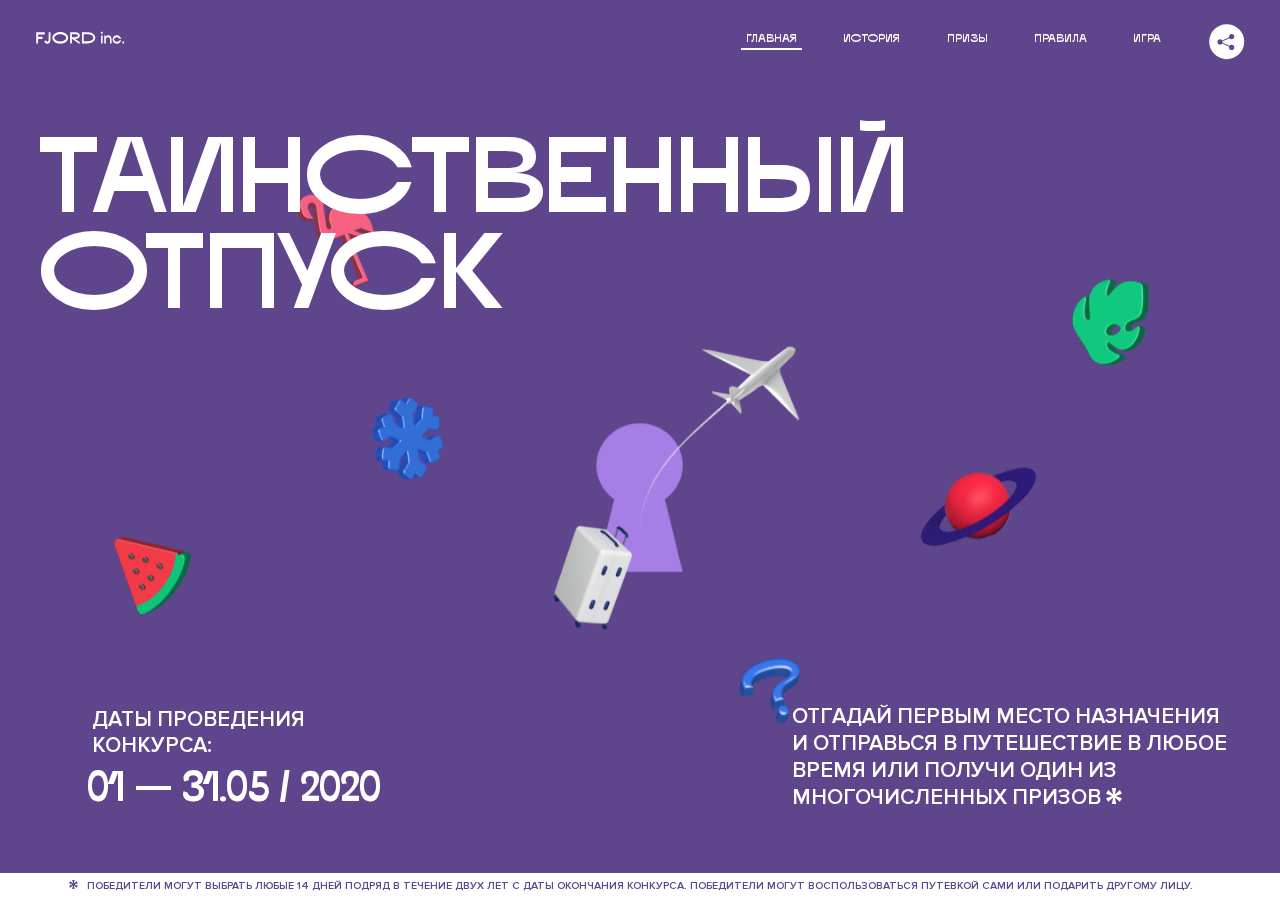
<file: 1/index.html>
<!DOCTYPE html>
<html lang="ru">
<head>
  <meta charset="UTF-8">
  <meta name="description" content="">
  <meta name="viewport" content="width=device-width, initial-scale=1.0">
  <meta http-equiv="X-UA-Compatible" content="ie=edge">
  <title>Mysterious Vacation</title>
<link href="css/style.min.css" rel="stylesheet">  <base href="https://htmlacademy-animation.github.io/174509-magic-vacation-1/1/">
</head>
<body>

  <header class="page-header js-header">
    <div class="page-header__wrapper">
      <a href="#" class="page-header__logo" aria-label="Перейти на страницу FJORD.Inc">
        <svg width="100" height="15" viewBox="0 0 100 15" fill="none" xmlns="http://www.w3.org/2000/svg">
          <path d="M0.26 1.4V14H2.276V8.906H7.334V6.44H2.276V3.848H9.872V1.4H0.26ZM12.733 14.36C15.127 14.36 16.243 12.65 16.243 9.5V1.4H14.263V8.96C14.263 11.21 13.723 11.876 12.733 11.876C11.833 11.876 11.473 11.3 11.347 10.58L9.36702 10.94C9.63702 13.046 10.663 14.36 12.733 14.36ZM18.3918 7.7C18.3918 11.372 22.3878 14.36 27.3198 14.36C32.2518 14.36 36.2478 11.372 36.2478 7.7C36.2478 4.028 32.2518 1.04 27.3198 1.04C22.3878 1.04 18.3918 4.028 18.3918 7.7ZM20.6058 7.7C20.6058 5.378 23.6118 3.524 27.3198 3.524C30.9918 3.524 33.9798 5.378 33.9798 7.7C33.9798 10.004 30.9918 11.858 27.3198 11.858C23.6118 11.858 20.6058 10.004 20.6058 7.7ZM40.403 14V8.906H40.799L49.079 14.702V12.38L44.039 8.906H44.201C47.999 8.906 49.277 7.304 49.277 5.162C49.277 3.092 47.999 1.4 44.201 1.4H38.387V14H40.403ZM43.535 3.722C45.785 3.722 47.045 4.136 47.045 5.432C47.045 6.764 45.785 7.034 43.535 7.034H40.403V3.722H43.535ZM51.6936 1.382V14H57.8676C62.7456 14 66.7236 11.534 66.7236 7.7C66.7236 3.848 62.7456 1.382 57.8676 1.382H51.6936ZM53.7096 11.624V3.722H57.5436C61.5396 3.722 64.4916 5.018 64.4916 7.7C64.4916 10.238 61.5396 11.624 57.5436 11.624H53.7096ZM73.1832 14.018H74.9832V5H73.1832V14.018ZM72.9132 1.976C72.9132 2.57 73.3992 3.092 74.0832 3.092C74.7492 3.092 75.2352 2.57 75.2352 1.976C75.2352 1.382 74.7672 0.805999 74.0832 0.805999C73.3812 0.805999 72.9132 1.382 72.9132 1.976ZM76.7867 14H78.5687V9.104C78.7487 8.006 79.5947 6.962 81.0887 6.962C82.1147 6.962 83.2667 7.448 83.2667 9.554V14H85.0487V9.014C85.0487 6.152 83.2307 4.73 81.3587 4.73C79.9187 4.73 79.0727 5.558 78.5687 6.854V5H76.7867V14ZM90.9898 14.27C93.5098 14.27 95.3818 12.506 95.7238 10.328H94.0498C93.7258 11.3 92.6998 12.02 90.9898 12.02C88.8478 12.02 87.7678 10.922 87.7678 9.59C87.7678 8.24 88.8478 6.962 90.9898 6.962C92.7538 6.962 93.7978 7.844 94.0858 8.924H95.7418C95.4358 6.71 93.6178 4.73 90.9898 4.73C88.0918 4.73 86.1298 7.124 86.1298 9.59C86.1298 12.074 88.1278 14.27 90.9898 14.27ZM97.0693 12.938C97.0693 13.658 97.5553 14.144 98.2753 14.144C98.9953 14.144 99.4813 13.658 99.4813 12.938C99.4813 12.2 98.9953 11.714 98.2753 11.714C97.5553 11.714 97.0693 12.2 97.0693 12.938Z" fill="currentColor"></path>
        </svg>
      </a>
      <button class="page-header__toggler js-menu-toggler" type="button" aria-label="Управление мобильным меню"><span>Меню</span></button>
      <nav class="page-header__nav">
        <div class="page-header__menu js-menu" id="menu">
          <ul>
            <li>
              <a class="js-menu-link active" href="#top" data-href="top">главная</a>
            </li>
            <li>
              <a class="js-menu-link" href="#story" data-href="story">история</a>
            </li>
            <li>
              <a class="js-menu-link" href="#prizes" data-href="prizes">призы</a>
            </li>
            <li>
              <a class="js-menu-link" href="#rules" data-href="rules">правила</a>
            </li>
            <li>
              <a class="js-menu-link" href="#game" data-href="game">игра</a>
            </li>
          </ul>
        </div>
        <div class="page-header__social">
          <div class="social-block js-social-block">
            <button class="social-block__toggler" aria-label="Управлять блоком с социальными кнопками">
              <svg width="26" height="22" viewBox="0 0 27 22" fill="none" xmlns="http://www.w3.org/2000/svg">
                <path d="M19.6721 7.43664C21.6273 7.43664 23.213 5.85095 23.213 3.89566C23.213 1.94037 21.6273 0.354675 19.6721 0.354675C17.7168 0.354675 16.1311 1.94037 16.1311 3.89566C16.1311 4.19968 16.1728 4.49178 16.2458 4.77345L7.21751 8.95527C6.57519 8.05214 5.52303 7.46049 4.33078 7.46049C2.37549 7.46049 0.789795 9.04618 0.789795 11.0015C0.789795 12.9568 2.37549 14.5425 4.33078 14.5425C5.52303 14.5425 6.57668 13.9508 7.21751 13.0477L16.2458 17.2295C16.1743 17.5112 16.1311 17.8033 16.1311 18.1073C16.1311 20.0626 17.7168 21.6483 19.6721 21.6483C21.6273 21.6483 23.213 20.0626 23.213 18.1073C23.213 16.152 21.6273 14.5663 19.6721 14.5663C18.4798 14.5663 17.4262 15.158 16.7853 16.0611L7.75701 11.8793C7.82854 11.5976 7.87176 11.3055 7.87176 11.0015C7.87176 10.6974 7.83003 10.4053 7.75701 10.1237L16.7853 5.94186C17.4262 6.84499 18.4783 7.43664 19.6721 7.43664Z" fill="currentColor"></path>
              </svg>
            </button>
            <ul class="social-block__list">
              <li>
                <a class="social-block__link social-block__link--fb" href="#" aria-label="Мы на Facebook">
                  <svg width="8" height="17" viewBox="0 0 8 17" fill="none" xmlns="http://www.w3.org/2000/svg">
                    <path d="M4.24646 16.9899H1.09275L1.05793 8.49828H0V5.30707H1.05793V3.81124C1.05793 1.42084 2.57654 0 5.21735 0H7.41758V3.18585H5.30841C4.28262 3.18585 4.2478 3.48582 4.2478 4.24914V5.30707H7.42964L7.16716 8.49828H4.2478V16.9899H4.24646Z" fill="currentColor"></path>
                  </svg>
                </a>
              </li>
              <li>
                <a class="social-block__link social-block__link--insta" href="#" aria-label="Мы в Instagram">
                  <svg width="15" height="15" viewBox="0 0 15 15" fill="none" xmlns="http://www.w3.org/2000/svg">
                    <path d="M11.0197 0H4.19806C2.14246 0 0.471191 1.66993 0.471191 3.72285V10.5499C0.471191 12.6082 2.14112 14.2727 4.19806 14.2727H11.0197C13.0753 14.2727 14.7466 12.6082 14.7466 10.5499V3.72285C14.7466 1.67127 13.0753 0 11.0197 0ZM11.0197 12.4849H4.19806C3.13076 12.4849 2.26432 11.6158 2.26432 10.5512V3.72419C2.26432 2.65956 3.13076 1.79715 4.19806 1.79715H11.0197C12.087 1.79715 12.9535 2.6609 12.9535 3.72419V10.5512C12.9535 11.6145 12.087 12.4849 11.0197 12.4849Z" fill="currentColor"></path>
                    <path d="M7.60887 3.11084C5.38989 3.11084 3.58203 4.9187 3.58203 7.14036C3.58203 9.35532 5.38989 11.1645 7.60887 11.1645C9.83053 11.1645 11.6357 9.35666 11.6357 7.14036C11.6357 4.9187 9.83053 3.11084 7.60887 3.11084ZM7.60887 9.36871C6.37551 9.36871 5.37784 8.37372 5.37784 7.14036C5.37784 5.90699 6.37551 4.90665 7.60887 4.90665C8.83822 4.90665 9.84259 5.90833 9.84259 7.14036C9.84392 8.37238 8.83822 9.36871 7.60887 9.36871Z" fill="currentColor"></path>
                    <path d="M11.3573 2.35962C10.8256 2.35962 10.3931 2.79752 10.3931 3.32381C10.3931 3.85546 10.8256 4.29336 11.3573 4.29336C11.8862 4.29336 12.3215 3.85546 12.3215 3.32381C12.3215 2.79752 11.8862 2.35962 11.3573 2.35962Z" fill="currentColor"></path>
                  </svg>
                </a>
              </li>
              <li>
                <a class="social-block__link social-block__link--vk" href="#" aria-label="Мы ВКонтакте">
                  <svg width="17" height="10" viewBox="0 0 17 10" fill="none" xmlns="http://www.w3.org/2000/svg">
                    <path d="M14.1234 4.9002C14.1234 4.9002 16.3623 1.72708 16.5866 0.680242C16.6595 0.312285 16.4947 0.103188 16.1069 0.103188C16.1069 0.103188 14.8193 0.103188 14.168 0.103188C13.7235 0.103188 13.5587 0.293278 13.4235 0.579768C13.4235 0.579768 12.3724 2.82553 11.0969 4.24712C10.6861 4.70333 10.4781 4.84318 10.2511 4.84318C10.0646 4.84318 9.98625 4.6911 9.98625 4.27834V0.649016C9.98625 0.147997 9.92545 0.00135496 9.5066 0.00135496H6.39628C6.15578 0.00135496 6.0085 0.134417 6.0085 0.324506C6.0085 0.801084 6.73406 0.908351 6.73406 2.20231V4.87305C6.73406 5.40529 6.70569 5.61575 6.45303 5.61575C5.78016 5.61575 4.19528 3.30618 3.30623 0.678887C3.12923 0.145282 2.93737 0 2.43475 0H0.486409C0.205373 0 0 0.190085 0 0.476576C0 0.991172 0.60666 3.40801 2.99277 6.64358C4.59927 8.8201 6.70569 10 8.60269 10C9.76196 10 10.0416 9.80312 10.0416 9.31432V7.63883C10.0416 7.22607 10.2065 7.04956 10.4429 7.04956C10.7078 7.04956 11.1847 7.13238 12.2805 8.22268C13.5843 9.47862 13.6762 10 14.3896 10H16.5676C16.7919 10 17 9.89273 17 9.52342C17 9.02919 16.3623 8.15343 15.384 7.10659C14.9801 6.56755 14.3302 5.98914 14.1248 5.72301C13.8275 5.40801 13.9154 5.23014 14.1234 4.9002Z" fill="currentColor"></path>
                  </svg>
                </a>
              </li>
            </ul>
          </div>
        </div>
      </nav>
    </div>
  </header>

  <main class="page-content">

    <section class="animation-screen"></section>

    <section class="screen screen--hidden screen--intro" id="top">
      <div class="screen__wrapper">
        <div class="intro">
          <h1 class="intro__title">Таинственный отпуск</h1>
          <div class="intro__content">
            <div class="intro__info">
              <p class="intro__label">Даты проведения конкурса:</p>
              <p class="intro__date">01 — 31.05 / 2020</p>
            </div>
            <div class="intro__message js-intro-message">
              <p>
                Отгадай первым место назначения и&nbsp;отправься в&nbsp;путешествие в&nbsp;любое время или получи один из многочисленных призов
                <svg width="16" height="16" viewBox="0 0 10 10" fill="none" xmlns="http://www.w3.org/2000/svg">
                  <path d="M0 6.35337L3.90271 4.99012L0 3.64663L1.34615 1.32374L4.44287 4.01073L3.67364 0H6.34615L5.57692 4.01073L8.65385 1.32374L10 3.64663L6.13405 4.99012L10 6.35337L8.65385 8.65651L5.57692 5.98927L6.34615 10H3.67364L4.44287 5.96952L1.34615 8.65651L0 6.35337Z" fill="currentColor"></path>
                </svg>
              </p>
            </div>
          </div>
        </div>
      </div>
      <div class="screen__footer js-footer">
        <button class="screen__footer-enlarge js-footer-toggler" type="button" aria-label="Показать сообщение">
          <svg width="10" height="10" viewBox="0 0 10 10" fill="none" xmlns="http://www.w3.org/2000/svg">
            <path d="M0 6.35337L3.90271 4.99012L0 3.64663L1.34615 1.32374L4.44287 4.01073L3.67364 0H6.34615L5.57692 4.01073L8.65385 1.32374L10 3.64663L6.13405 4.99012L10 6.35337L8.65385 8.65651L5.57692 5.98927L6.34615 10H3.67364L4.44287 5.96952L1.34615 8.65651L0 6.35337Z" fill="currentColor"></path>
          </svg>
        </button>
        <button class="screen__footer-collapse js-footer-toggler" type="button" aria-label="Скрыть сообщение">
          <svg width="13" height="13" viewBox="0 0 13 13" fill="none" xmlns="http://www.w3.org/2000/svg">
            <line x1="12.3536" y1="0.353553" x2="0.738349" y2="11.9688" stroke="currentColor"></line>
            <line x1="0.738319" y1="0.539925" x2="12.3535" y2="12.1551" stroke="currentColor"></line>
          </svg>
        </button>
        <div class="screen__footer-wrapper">
          <div class="screen__footer-announce">
            <p class="screen__footer-label">Даты проведения конкурса:</p>
            <p class="screen__footer-date">01 — 31.05 / 2020</p>
          </div>
          <div class="screen__footer-note">
            <p>
              <svg width="10" height="10" viewBox="0 0 10 10" fill="none" xmlns="http://www.w3.org/2000/svg">
                <path d="M0 6.35337L3.90271 4.99012L0 3.64663L1.34615 1.32374L4.44287 4.01073L3.67364 0H6.34615L5.57692 4.01073L8.65385 1.32374L10 3.64663L6.13405 4.99012L10 6.35337L8.65385 8.65651L5.57692 5.98927L6.34615 10H3.67364L4.44287 5.96952L1.34615 8.65651L0 6.35337Z" fill="currentColor"></path>
              </svg>
              <span>Победители могут выбрать любые 14 дней подряд в&nbsp;течение двух лет с&nbsp;даты окончания конкурса. Победители могут воспользоваться путевкой сами или подарить другому лицу.</span>
            </p>
          </div>
        </div>
      </div>
    </section>

    <section class="screen screen--hidden screen--story" id="story">

      <div class="slider swiper-container js-slider">

        <div class="swiper-wrapper">

          <div class="slider__item swiper-slide">
            <h2 class="slider__item-title">История</h2>
            <p class="slider__item-text">Джеймс Таргет был основателем компании &laquo;Fjord Inc.&raquo;. С&nbsp;1965 года &laquo;Fjord Inc.&raquo; прославилась надёжными и&nbsp;удобными чемоданами и&nbsp;аксессуарами для туристов.</p>
          </div>

          <div class="slider__item swiper-slide">
            <p class="slider__item-text">Когда Джеймсу было 7&nbsp;лет, в&nbsp;их&nbsp;доме гостил дядюшка и&nbsp;развлекал детей рассказами о&nbsp;своей поездке в&nbsp;место, показавшееся малышу Таргету невероятным. Тогда Джеймс решил, что однажды посетит его, но&nbsp;не&nbsp;будет рассказывать о&nbsp;мечте, пока не&nbsp;осуществит.</p>
          </div>

          <div class="slider__item swiper-slide">
            <p class="slider__item-text">Джеймс Таргет стал увлеченным путешественником. Он&nbsp;посетил 5&nbsp;континентов, 126&nbsp;стран.</p>
          </div>

          <div class="slider__item swiper-slide">
            <p class="slider__item-text">Он&nbsp;сплавлялся по&nbsp;Амазонке и&nbsp;погружался в&nbsp;пещеры Франции, медитировал в&nbsp;горах Тибета и&nbsp;пожимал руку вождя племени Акугауа.</p>
          </div>

          <div class="slider__item swiper-slide">
            <p class="slider__item-text">Из&nbsp;своих поездок Джеймс Таргет привозил идеи, как сделать свои чемоданы &laquo;Fjord Inc.&raquo; удобными и&nbsp;приспособленными к&nbsp;разным дорожным условиям.</p>
          </div>

          <div class="slider__item swiper-slide">
            <p class="slider__item-text">Всё это время Джеймс не&nbsp;оставлял идею поездки своей мечты. Однако, как только он&nbsp;брался за&nbsp;планирование, возникали препятствия, не&nbsp;позволяющие отправиться туда.</p>
          </div>

          <div class="slider__item swiper-slide">
            <p class="slider__item-text">В&nbsp;возрасте 67&nbsp;лет Джеймс Таргет попал под лавину и&nbsp;погиб. В&nbsp;своём завещании он&nbsp;поручил отправить в&nbsp;заветное путешествие трёх смельчаков, единых с&nbsp;ним духом.</p>
          </div>

          <div class="slider__item swiper-slide">
            <p class="slider__item-text">Тех, кто сможет узнать таинственное место, задавая вопросы специально обученному ИИ&nbsp;&laquo;Соне&raquo;, ждет фантастическое путешествие.</p>
          </div>
        </div>
        <div class="slider__controls">
          <button class="slider__control slider__control--prev js-control-prev" type="button" aria-label="Показать предыдущую историю">
            <svg width="12" height="22" viewBox="0 0 12 22" fill="none" xmlns="http://www.w3.org/2000/svg">
              <path d="M11 1L1 11L11 21" stroke="currentColor" stroke-width="2" stroke-linejoin="round"></path>
            </svg>
          </button>
          <button class="slider__control slider__control--next js-control-next" type="button" aria-label="Показать следующую историю">
            <svg width="12" height="22" viewBox="0 0 12 22" fill="none" xmlns="http://www.w3.org/2000/svg">
              <path d="M1 1L11 11L1 21" stroke="currentColor" stroke-width="2" stroke-linejoin="round"></path>
            </svg>
          </button>
        </div>
        <div class="slider__pagination swiper-pagination"></div>
      </div>
    </section>

    <section class="screen screen--hidden screen--prizes" id="prizes">
      <div class="screen__wrapper">
        <div class="prizes">
          <h2 class="prizes__title">ПРизы</h2>
          <div class="prizes__lead">
            <p>Найди ответ и&nbsp;получи один из&nbsp;призов:</p>
          </div>
          <ul class="prizes__list">
            <li class="prizes__item prizes__item--journeys">
              <div class="prizes__icon">
                <picture>
                  <source srcset="img/prize1-mob.svg" media="(orientation: portrait)">
                  <img src="img/prize1.svg" alt="">
                </picture>
              </div>
              <p class="prizes__desc">
                <b>3</b>
                <span>загадочных путешествия</span>
              </p>
            </li>
            <li class="prizes__item prizes__item--cases">
              <div class="prizes__icon">
                <picture>
                  <source srcset="img/prize2-mob.svg" media="(orientation: portrait)">
                  <img src="img/prize2.svg" alt="">
                </picture>
              </div>
              <p class="prizes__desc">
                <b>7</b>
                <span>надежных чемоданов</span>
              </p>
            </li>
            <li class="prizes__item prizes__item--codes">
              <div class="prizes__icon">
                <picture>
                  <source srcset="img/prize3-mob.svg" media="(orientation: portrait)">
                  <img src="img/prize3.svg" alt="">
                </picture>
              </div>
              <p class="prizes__desc">
                <b>900</b>
                <span>
                  промокодов на&nbsp;скидку 15%
                  <svg width="10" height="10" viewBox="0 0 10 10" fill="none" xmlns="http://www.w3.org/2000/svg">
                    <path d="M0 6.35337L3.90271 4.99012L0 3.64663L1.34615 1.32374L4.44287 4.01073L3.67364 0H6.34615L5.57692 4.01073L8.65385 1.32374L10 3.64663L6.13405 4.99012L10 6.35337L8.65385 8.65651L5.57692 5.98927L6.34615 10H3.67364L4.44287 5.96952L1.34615 8.65651L0 6.35337Z" fill="currentColor"></path>
                  </svg>
                </span>
              </p>
            </li>
          </ul>
        </div>
      </div>
      <div class="screen__footer js-footer">
        <button class="screen__footer-enlarge js-footer-toggler" type="button" aria-label="Показать сообщение">
          <svg width="10" height="10" viewBox="0 0 10 10" fill="none" xmlns="http://www.w3.org/2000/svg">
            <path d="M0 6.35337L3.90271 4.99012L0 3.64663L1.34615 1.32374L4.44287 4.01073L3.67364 0H6.34615L5.57692 4.01073L8.65385 1.32374L10 3.64663L6.13405 4.99012L10 6.35337L8.65385 8.65651L5.57692 5.98927L6.34615 10H3.67364L4.44287 5.96952L1.34615 8.65651L0 6.35337Z" fill="currentColor"></path>
          </svg>
        </button>
        <button class="screen__footer-collapse js-footer-toggler" type="button" aria-label="Скрыть сообщение">
          <svg width="13" height="13" viewBox="0 0 13 13" fill="none" xmlns="http://www.w3.org/2000/svg">
            <line x1="12.3536" y1="0.353553" x2="0.738349" y2="11.9688" stroke="currentColor"></line>
            <line x1="0.738319" y1="0.539925" x2="12.3535" y2="12.1551" stroke="currentColor"></line>
          </svg>
        </button>
        <div class="screen__footer-wrapper">
          <div class="screen__footer-announce">
            <p class="screen__footer-label">Даты проведения конкурса:</p>
            <p class="screen__footer-date">01 — 31.05 / 2020</p>
          </div>
          <div class="screen__footer-note">
            <p>
              <svg width="10" height="10" viewBox="0 0 10 10" fill="none" xmlns="http://www.w3.org/2000/svg">
                <path d="M0 6.35337L3.90271 4.99012L0 3.64663L1.34615 1.32374L4.44287 4.01073L3.67364 0H6.34615L5.57692 4.01073L8.65385 1.32374L10 3.64663L6.13405 4.99012L10 6.35337L8.65385 8.65651L5.57692 5.98927L6.34615 10H3.67364L4.44287 5.96952L1.34615 8.65651L0 6.35337Z" fill="currentColor"></path>
              </svg>
              <span>Скидка&nbsp;15% на&nbsp;единоразовое приобретение путёвки с&nbsp;1&nbsp;июня 2020 по&nbsp;31&nbsp;мая 2022&nbsp;года. Суммируется с&nbsp;другими акциями</span>
            </p>
          </div>
        </div>
      </div>
    </section>

    <section class="screen screen--hidden screen--rules" id="rules">
      <div class="screen__wrapper">
        <div class="rules">
          <h2 class="rules__title">Правила</h2>
          <div class="rules__lead">
            <p>Для того чтобы получить наследство Джеймса Таргета, тебе нужно выведать у&nbsp;&laquo;Сони&raquo;, куда предстоит отправиться тебе в&nbsp;случае победы</p>
          </div>
          <ol class="rules__list">
            <li class="rules__item">
              <p>Тебе отводится <br>5&nbsp;минут</p>
            </li>
            <li class="rules__item">
              <p>Задавай любые вопросы в&nbsp;текстовом поле</p>
            </li>
            <li class="rules__item">
              <p>Нажимай кнопку &laquo;Узнать&raquo;, чтобы получить ответ</p>
            </li>
            <li class="rules__item">
              <p>&laquo;Соня&raquo; может отвечать только&nbsp;Да или Нет</p>
            </li>
          </ol>
          <a href="#game" class="rules__link btn">Погнали!</a>
        </div>
      </div>
      <div class="screen__disclaimer">
        <div class="disclaimer">
          <ul>
            <li>
              <a href="#">Правовая информация</a>
            </li>
            <li>
              <a href="#">Подробные правила</a>
            </li>
          </ul>
        </div>
      </div>
    </section>

    <section class="screen screen--hidden screen--game" id="game">
      <div class="screen__wrapper">
        <div class="game">
          <div class="game__header">
            <h2 class="game__title">Игра</h2>
            <div class="game__counter">
              <span>05</span>:<span>00</span>
            </div>
          </div>
          <div class="game__body">
            <div class="chat">
              <div class="chat__body js-chat">
                <ul class="chat__list" id="messages"></ul>
              </div>
              <div class="chat__footer">
                <form action="#" method="post" class="form" id="message-form">
                  <label for="message-field" class="visually-hidden">Поле для ввода вопроса</label>
                  <input type="text" class="form__field js-form-field" id="message-field">
                  <button class="form__button btn">
                    Узнать
                    <svg width="18" height="19" viewBox="0 0 18 19" fill="none" xmlns="http://www.w3.org/2000/svg">
                      <path stroke="currentColor" stroke-width="2" d="M9 19V1"></path>
                      <path d="M1 9l8-8 8 8" stroke="currentColor" stroke-width="2" stroke-linejoin="round"></path>
                    </svg>
                  </button>
                </form>
              </div>
            </div>
          </div>
          <!-- временные кнопки для показа результата -->
          <div class="game__buttons">
            <button class="game__button btn js-show-result" type="button" data-target="result">Положительный результат</button>
            <button class="game__button btn js-show-result" type="button" data-target="result2">Положительный результат - 2</button>
            <button class="game__button btn js-show-result" type="button" data-target="result3">Отрицательный результат</button>
          </div>
        </div>
      </div>
    </section>

    <section class="screen screen--hidden screen--result" id="result">
      <div class="screen__wrapper">
        <div class="result result--trip">
          <div class="result__image">
            <picture>
              <source srcset="img/result1-mob.png 1x, img/result1-mob@2x.png 2x" media="(max-width: 768px) and (orientation: portrait)">
              <img src="img/result1.png" srcset="img/result1@2x.png 2x" alt="">
            </picture>
          </div>
          <h2 class="result__title">
            <span class="visually-hidden">ПОбеда!</span>
            <svg xmlns="http://www.w3.org/2000/svg" viewBox="0 0 568.85 109.24">
              <path d="M16,24.44V92H2.6V8H75V92H61.52V24.44H16Z" transform="translate(-2.1 -1.5)" fill="none" stroke="currentColor"></path>
              <path d="M148.76,5.6c32.88,0,59.52,19.92,59.52,44.4s-26.64,44.4-59.52,44.4S89.24,74.48,89.24,50,115.88,5.6,148.76,5.6Zm0,72.12c24.48,0,44.4-12.36,44.4-27.72s-19.92-27.84-44.4-27.84C124,22.16,104,34.52,104,50S124,77.72,148.76,77.72Z" transform="translate(-2.1 -1.5)" fill="none" stroke="currentColor"></path>
              <path d="M287.36,8V24.44H236v14.4h25.32c25.44,0,34,11.16,34,26.52,0,15.6-8.52,26.64-34,26.64H222.56V8h64.8ZM256.88,76.52c15.12,0,23.52-2,23.52-11.52S272,54.44,256.88,54.44H236V76.52h20.88Z" transform="translate(-2.1 -1.5)" fill="none" stroke="currentColor"></path>
              <path d="M371.47,8V24.44H320.84V41.6h33.6V58h-33.6V75.56h50.64V92H307.4V8h64.08Z" transform="translate(-2.1 -1.5)" fill="none" stroke="currentColor"></path>
              <path d="M382.39,110.24V75.56h7.44c4.56-4.68,7.8-18.36,8.76-56L399,8h48.6V75.56h10v34.68H442.87V92H397v18.24H382.39Zm51.72-34.68V24.44H411.55v3.12c-0.48,22.44-3.24,37.68-7.2,48h29.76Z" transform="translate(-2.1 -1.5)" fill="none" stroke="currentColor"></path>
              <path d="M463.75,92l28-84h27.12l28.08,84H533.47l-7.8-23.52h-37.8L480.07,92H463.75Zm56.64-40L507,11.84,493.51,52h26.88Z" transform="translate(-2.1 -1.5)" fill="none" stroke="currentColor"></path>
              <path d="M554.12,70.4L555.55,2H569l1.44,68.4H554.12Zm8.28,6.36c4.8,0,8,3.24,8,8.16a8,8,0,1,1-16.08,0C554.35,80,557.59,76.76,562.39,76.76Z" transform="translate(-2.1 -1.5)" fill="none" stroke="currentColor"></path>
            </svg>
          </h2>
          <div class="result__text">
            <p>ты&nbsp;отправляешься в&nbsp;Арктику!</p>
          </div>
          <div class="result__form">
            <form action="#" method="post" class="form form--result">
              <label for="email-field" class="form__label">зарегистрируй результат</label>
              <input type="email" class="form__field" id="email-field" placeholder="e-mail для регистации результата и получения приза" required="">
              <button class="form__button btn">
                отправить
                <svg width="18" height="19" viewBox="0 0 18 19" fill="none" xmlns="http://www.w3.org/2000/svg">
                  <path stroke="currentColor" stroke-width="2" d="M9 19V1"></path>
                  <path d="M1 9l8-8 8 8" stroke="currentColor" stroke-width="2" stroke-linejoin="round"></path>
                </svg>
              </button>
            </form>
          </div>
        </div>
      </div>
    </section>

    <section class="screen screen--hidden screen--result" id="result2">
      <div class="screen__wrapper">
        <div class="result result--prize">
          <div class="result__image">
            <picture>
              <source srcset="img/result2-mob.png 1x, img/result2-mob@2x.png 2x" media="(max-width: 768px) and (orientation: portrait)">
              <img src="img/result2.png" srcset="img/result2@2x.png 2x" alt="">
            </picture>
          </div>
          <h2 class="result__title">
            <span class="visually-hidden">ПОбеда!</span>
            <svg xmlns="http://www.w3.org/2000/svg" viewBox="0 0 568.85 109.24">
              <path d="M16,24.44V92H2.6V8H75V92H61.52V24.44H16Z" transform="translate(-2.1 -1.5)" fill="none" stroke="currentColor"></path>
              <path d="M148.76,5.6c32.88,0,59.52,19.92,59.52,44.4s-26.64,44.4-59.52,44.4S89.24,74.48,89.24,50,115.88,5.6,148.76,5.6Zm0,72.12c24.48,0,44.4-12.36,44.4-27.72s-19.92-27.84-44.4-27.84C124,22.16,104,34.52,104,50S124,77.72,148.76,77.72Z" transform="translate(-2.1 -1.5)" fill="none" stroke="currentColor"></path>
              <path d="M287.36,8V24.44H236v14.4h25.32c25.44,0,34,11.16,34,26.52,0,15.6-8.52,26.64-34,26.64H222.56V8h64.8ZM256.88,76.52c15.12,0,23.52-2,23.52-11.52S272,54.44,256.88,54.44H236V76.52h20.88Z" transform="translate(-2.1 -1.5)" fill="none" stroke="currentColor"></path>
              <path d="M371.47,8V24.44H320.84V41.6h33.6V58h-33.6V75.56h50.64V92H307.4V8h64.08Z" transform="translate(-2.1 -1.5)" fill="none" stroke="currentColor"></path>
              <path d="M382.39,110.24V75.56h7.44c4.56-4.68,7.8-18.36,8.76-56L399,8h48.6V75.56h10v34.68H442.87V92H397v18.24H382.39Zm51.72-34.68V24.44H411.55v3.12c-0.48,22.44-3.24,37.68-7.2,48h29.76Z" transform="translate(-2.1 -1.5)" fill="none" stroke="currentColor"></path>
              <path d="M463.75,92l28-84h27.12l28.08,84H533.47l-7.8-23.52h-37.8L480.07,92H463.75Zm56.64-40L507,11.84,493.51,52h26.88Z" transform="translate(-2.1 -1.5)" fill="none" stroke="currentColor"></path>
              <path d="M554.12,70.4L555.55,2H569l1.44,68.4H554.12Zm8.28,6.36c4.8,0,8,3.24,8,8.16a8,8,0,1,1-16.08,0C554.35,80,557.59,76.76,562.39,76.76Z" transform="translate(-2.1 -1.5)" fill="none" stroke="currentColor"></path>
            </svg>
          </h2>
          <div class="result__text">
            <p>чемодан &laquo;Fjord&nbsp;Inc.&raquo;&nbsp;твой</p>
          </div>
          <div class="result__form">
            <form action="#" method="post" class="form form--result">
              <label for="email-field2" class="form__label">зарегистрируй результат</label>
              <input type="email" class="form__field" id="email-field2" placeholder="e-mail для регистации результата и получения приза" required="">
              <button class="form__button btn">
                отправить
                <svg width="18" height="19" viewBox="0 0 18 19" fill="none" xmlns="http://www.w3.org/2000/svg">
                  <path stroke="currentColor" stroke-width="2" d="M9 19V1"></path>
                  <path d="M1 9l8-8 8 8" stroke="currentColor" stroke-width="2" stroke-linejoin="round"></path>
                </svg>
              </button>
            </form>
          </div>
        </div>
      </div>
    </section>

    <section class="screen screen--hidden screen--result" id="result3">
      <div class="screen__wrapper">
        <div class="result result--negative">
          <div class="result__image">
            <picture>
              <source srcset="img/result3-mob.png 1x, img/result3-mob@2x.png 2x" media="(max-width: 768px) and (orientation: portrait)">
              <img src="img/result3.png" srcset="img/result3@2x.png 2x" alt="">
            </picture>
          </div>
          <h2 class="result__title">
            <span class="visually-hidden">Не угадал!</span>
            <svg xmlns="http://www.w3.org/2000/svg" viewBox="0 0 660.77 109.24">
              <path d="M2.66,92V8H16.1V42.2H53.3V8H66.74V92H53.3V58.64H16.1V92H2.66Z" transform="translate(-2.16 -1.5)" fill="none" stroke="currentColor"></path>
              <path d="M147.62,8V24.44H97V41.6h33.6V58H97V75.56h50.64V92H83.54V8h64.08Z" transform="translate(-2.16 -1.5)" fill="none" stroke="currentColor"></path>
              <path d="M199.22,8l20.52,42.36L235.34,8h16.44l-31,84H204.38l9.48-25.92L185.78,8h13.44Z" transform="translate(-2.16 -1.5)" fill="none" stroke="currentColor"></path>
              <path d="M273.74,24.44V92H260.3V8h50.16V24.44H273.74Z" transform="translate(-2.16 -1.5)" fill="none" stroke="currentColor"></path>
              <path d="M307.1,92l28-84h27.12l28.08,84H376.82L369,68.48h-37.8L323.42,92H307.1Zm56.64-40L350.3,11.84,336.86,52h26.88Z" transform="translate(-2.16 -1.5)" fill="none" stroke="currentColor"></path>
              <path d="M396.38,110.24V75.56h7.44c4.56-4.68,7.8-18.36,8.76-56L412.94,8h48.6V75.56h10v34.68H456.86V92H411v18.24H396.38ZM448.1,75.56V24.44H425.54v3.12c-0.48,22.44-3.24,37.68-7.2,48H448.1Z" transform="translate(-2.16 -1.5)" fill="none" stroke="currentColor"></path>
              <path d="M477.74,92l28-84h27.12L560.9,92H547.46l-7.8-23.52h-37.8L494.06,92H477.74Zm56.64-40-13.44-40.2L507.5,52h26.88Z" transform="translate(-2.16 -1.5)" fill="none" stroke="currentColor"></path>
              <path d="M568.7,76.88a13.77,13.77,0,0,0,5,1c6.6,0,10.44-6.24,12-58.32L586.22,8h46.2V92H619V24.44H598.82l-0.12,3.12C597.14,81,589,94.4,573.74,94.4a28.55,28.55,0,0,1-6.72-.84Z" transform="translate(-2.16 -1.5)" fill="none" stroke="currentColor"></path>
              <path d="M646.1,70.4L647.54,2H661l1.44,68.4H646.1Zm8.28,6.36c4.8,0,8,3.24,8,8.16a8,8,0,0,1-16.08,0C646.34,80,649.58,76.76,654.38,76.76Z" transform="translate(-2.16 -1.5)" fill="none" stroke="currentColor"></path>
            </svg>
          </h2>
          <button class="result__button js-play" type="button">
            не сдавайся!
            <span>
              <svg width="27" height="22" viewBox="0 0 27 22" fill="none" xmlns="http://www.w3.org/2000/svg">
                <path d="M10.6899 1.47998C5.42992 1.47998 1.16992 5.73998 1.16992 11C1.16992 16.26 5.42992 20.52 10.6899 20.52C15.9499 20.52 20.2099 16.26 20.2099 11V7.13998" stroke="currentColor" stroke-width="2" stroke-miterlimit="10"></path>
                <path d="M15.1099 12.5099L20.1499 7.13989L25.3099 12.6299" stroke="currentColor" stroke-width="2" stroke-miterlimit="10" stroke-linejoin="round"></path>
              </svg>
            </span>
          </button>
        </div>
      </div>
    </section>

  </main>

<script src="js/script.js"></script></body>
</html>
</file>
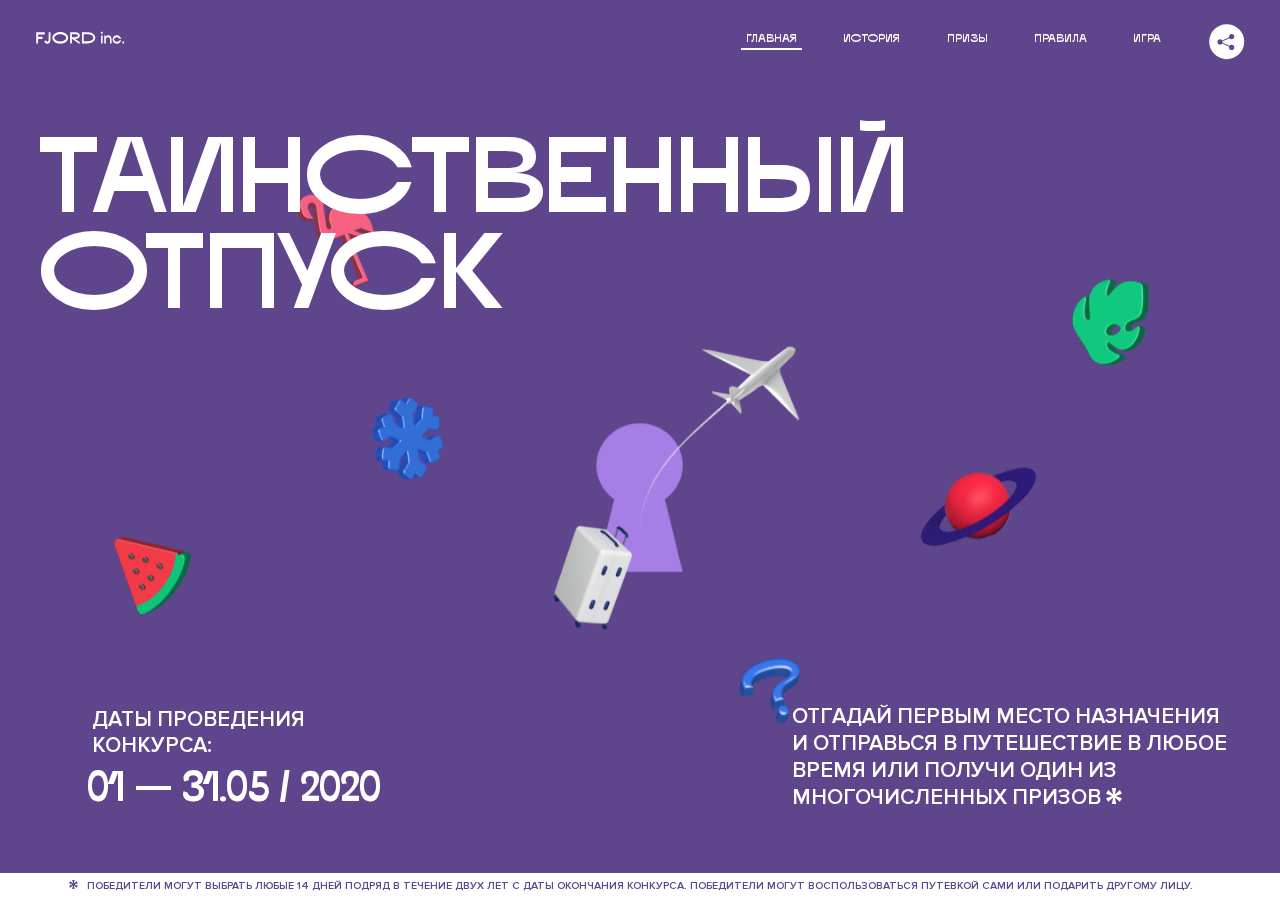
<file: 3/index.html>
<!DOCTYPE html>
<html lang="ru">
<head>
  <meta charset="UTF-8">
  <meta name="description" content="">
  <meta name="viewport" content="width=device-width, initial-scale=1.0">
  <meta http-equiv="X-UA-Compatible" content="ie=edge">
  <title>Mysterious Vacation</title>
<link href="css/style.min.css" rel="stylesheet">  <base href="https://htmlacademy-animation.github.io/174509-magic-vacation-1/3/">
</head>
<body class="js-body">

  <header class="page-header js-header">
    <div class="page-header__wrapper">
      <a href="#" class="page-header__logo js-logo" aria-label="Перейти на страницу FJORD.Inc">
        <svg width="100" height="15" viewBox="0 0 100 15" fill="none" xmlns="http://www.w3.org/2000/svg">
          <path d="M0.26 1.4V14H2.276V8.906H7.334V6.44H2.276V3.848H9.872V1.4H0.26ZM12.733 14.36C15.127 14.36 16.243 12.65 16.243 9.5V1.4H14.263V8.96C14.263 11.21 13.723 11.876 12.733 11.876C11.833 11.876 11.473 11.3 11.347 10.58L9.36702 10.94C9.63702 13.046 10.663 14.36 12.733 14.36ZM18.3918 7.7C18.3918 11.372 22.3878 14.36 27.3198 14.36C32.2518 14.36 36.2478 11.372 36.2478 7.7C36.2478 4.028 32.2518 1.04 27.3198 1.04C22.3878 1.04 18.3918 4.028 18.3918 7.7ZM20.6058 7.7C20.6058 5.378 23.6118 3.524 27.3198 3.524C30.9918 3.524 33.9798 5.378 33.9798 7.7C33.9798 10.004 30.9918 11.858 27.3198 11.858C23.6118 11.858 20.6058 10.004 20.6058 7.7ZM40.403 14V8.906H40.799L49.079 14.702V12.38L44.039 8.906H44.201C47.999 8.906 49.277 7.304 49.277 5.162C49.277 3.092 47.999 1.4 44.201 1.4H38.387V14H40.403ZM43.535 3.722C45.785 3.722 47.045 4.136 47.045 5.432C47.045 6.764 45.785 7.034 43.535 7.034H40.403V3.722H43.535ZM51.6936 1.382V14H57.8676C62.7456 14 66.7236 11.534 66.7236 7.7C66.7236 3.848 62.7456 1.382 57.8676 1.382H51.6936ZM53.7096 11.624V3.722H57.5436C61.5396 3.722 64.4916 5.018 64.4916 7.7C64.4916 10.238 61.5396 11.624 57.5436 11.624H53.7096ZM73.1832 14.018H74.9832V5H73.1832V14.018ZM72.9132 1.976C72.9132 2.57 73.3992 3.092 74.0832 3.092C74.7492 3.092 75.2352 2.57 75.2352 1.976C75.2352 1.382 74.7672 0.805999 74.0832 0.805999C73.3812 0.805999 72.9132 1.382 72.9132 1.976ZM76.7867 14H78.5687V9.104C78.7487 8.006 79.5947 6.962 81.0887 6.962C82.1147 6.962 83.2667 7.448 83.2667 9.554V14H85.0487V9.014C85.0487 6.152 83.2307 4.73 81.3587 4.73C79.9187 4.73 79.0727 5.558 78.5687 6.854V5H76.7867V14ZM90.9898 14.27C93.5098 14.27 95.3818 12.506 95.7238 10.328H94.0498C93.7258 11.3 92.6998 12.02 90.9898 12.02C88.8478 12.02 87.7678 10.922 87.7678 9.59C87.7678 8.24 88.8478 6.962 90.9898 6.962C92.7538 6.962 93.7978 7.844 94.0858 8.924H95.7418C95.4358 6.71 93.6178 4.73 90.9898 4.73C88.0918 4.73 86.1298 7.124 86.1298 9.59C86.1298 12.074 88.1278 14.27 90.9898 14.27ZM97.0693 12.938C97.0693 13.658 97.5553 14.144 98.2753 14.144C98.9953 14.144 99.4813 13.658 99.4813 12.938C99.4813 12.2 98.9953 11.714 98.2753 11.714C97.5553 11.714 97.0693 12.2 97.0693 12.938Z" fill="currentColor"></path>
        </svg>
      </a>
      <button class="page-header__toggler js-menu-toggler" type="button" aria-label="Управление мобильным меню"><span>Меню</span></button>
      <nav class="page-header__nav">
        <div class="page-header__menu js-menu" id="menu">
          <ul>
            <li>
              <a class="js-menu-link" href="#top" data-href="top">главная</a>
            </li>
            <li>
              <a class="js-menu-link" href="#story" data-href="story">история</a>
            </li>
            <li>
              <a class="js-menu-link" href="#prizes" data-href="prizes">призы</a>
            </li>
            <li>
              <a class="js-menu-link" href="#rules" data-href="rules">правила</a>
            </li>
            <li>
              <a class="js-menu-link" href="#game" data-href="game">игра</a>
            </li>
          </ul>
        </div>
        <div class="page-header__social">
          <div class="social-block js-social-block">
            <button class="social-block__toggler" aria-label="Управлять блоком с социальными кнопками">
              <svg width="26" height="22" viewBox="0 0 27 22" fill="none" xmlns="http://www.w3.org/2000/svg">
                <path d="M19.6721 7.43664C21.6273 7.43664 23.213 5.85095 23.213 3.89566C23.213 1.94037 21.6273 0.354675 19.6721 0.354675C17.7168 0.354675 16.1311 1.94037 16.1311 3.89566C16.1311 4.19968 16.1728 4.49178 16.2458 4.77345L7.21751 8.95527C6.57519 8.05214 5.52303 7.46049 4.33078 7.46049C2.37549 7.46049 0.789795 9.04618 0.789795 11.0015C0.789795 12.9568 2.37549 14.5425 4.33078 14.5425C5.52303 14.5425 6.57668 13.9508 7.21751 13.0477L16.2458 17.2295C16.1743 17.5112 16.1311 17.8033 16.1311 18.1073C16.1311 20.0626 17.7168 21.6483 19.6721 21.6483C21.6273 21.6483 23.213 20.0626 23.213 18.1073C23.213 16.152 21.6273 14.5663 19.6721 14.5663C18.4798 14.5663 17.4262 15.158 16.7853 16.0611L7.75701 11.8793C7.82854 11.5976 7.87176 11.3055 7.87176 11.0015C7.87176 10.6974 7.83003 10.4053 7.75701 10.1237L16.7853 5.94186C17.4262 6.84499 18.4783 7.43664 19.6721 7.43664Z" fill="currentColor"></path>
              </svg>
            </button>
            <ul class="social-block__list">
              <li>
                <a class="social-block__link social-block__link--fb" href="#" aria-label="Мы на Facebook">
                  <svg width="8" height="17" viewBox="0 0 8 17" fill="none" xmlns="http://www.w3.org/2000/svg">
                    <path d="M4.24646 16.9899H1.09275L1.05793 8.49828H0V5.30707H1.05793V3.81124C1.05793 1.42084 2.57654 0 5.21735 0H7.41758V3.18585H5.30841C4.28262 3.18585 4.2478 3.48582 4.2478 4.24914V5.30707H7.42964L7.16716 8.49828H4.2478V16.9899H4.24646Z" fill="currentColor"></path>
                  </svg>
                </a>
              </li>
              <li>
                <a class="social-block__link social-block__link--insta" href="#" aria-label="Мы в Instagram">
                  <svg width="15" height="15" viewBox="0 0 15 15" fill="none" xmlns="http://www.w3.org/2000/svg">
                    <path d="M11.0197 0H4.19806C2.14246 0 0.471191 1.66993 0.471191 3.72285V10.5499C0.471191 12.6082 2.14112 14.2727 4.19806 14.2727H11.0197C13.0753 14.2727 14.7466 12.6082 14.7466 10.5499V3.72285C14.7466 1.67127 13.0753 0 11.0197 0ZM11.0197 12.4849H4.19806C3.13076 12.4849 2.26432 11.6158 2.26432 10.5512V3.72419C2.26432 2.65956 3.13076 1.79715 4.19806 1.79715H11.0197C12.087 1.79715 12.9535 2.6609 12.9535 3.72419V10.5512C12.9535 11.6145 12.087 12.4849 11.0197 12.4849Z" fill="currentColor"></path>
                    <path d="M7.60887 3.11084C5.38989 3.11084 3.58203 4.9187 3.58203 7.14036C3.58203 9.35532 5.38989 11.1645 7.60887 11.1645C9.83053 11.1645 11.6357 9.35666 11.6357 7.14036C11.6357 4.9187 9.83053 3.11084 7.60887 3.11084ZM7.60887 9.36871C6.37551 9.36871 5.37784 8.37372 5.37784 7.14036C5.37784 5.90699 6.37551 4.90665 7.60887 4.90665C8.83822 4.90665 9.84259 5.90833 9.84259 7.14036C9.84392 8.37238 8.83822 9.36871 7.60887 9.36871Z" fill="currentColor"></path>
                    <path d="M11.3573 2.35962C10.8256 2.35962 10.3931 2.79752 10.3931 3.32381C10.3931 3.85546 10.8256 4.29336 11.3573 4.29336C11.8862 4.29336 12.3215 3.85546 12.3215 3.32381C12.3215 2.79752 11.8862 2.35962 11.3573 2.35962Z" fill="currentColor"></path>
                  </svg>
                </a>
              </li>
              <li>
                <a class="social-block__link social-block__link--vk" href="#" aria-label="Мы ВКонтакте">
                  <svg width="17" height="10" viewBox="0 0 17 10" fill="none" xmlns="http://www.w3.org/2000/svg">
                    <path d="M14.1234 4.9002C14.1234 4.9002 16.3623 1.72708 16.5866 0.680242C16.6595 0.312285 16.4947 0.103188 16.1069 0.103188C16.1069 0.103188 14.8193 0.103188 14.168 0.103188C13.7235 0.103188 13.5587 0.293278 13.4235 0.579768C13.4235 0.579768 12.3724 2.82553 11.0969 4.24712C10.6861 4.70333 10.4781 4.84318 10.2511 4.84318C10.0646 4.84318 9.98625 4.6911 9.98625 4.27834V0.649016C9.98625 0.147997 9.92545 0.00135496 9.5066 0.00135496H6.39628C6.15578 0.00135496 6.0085 0.134417 6.0085 0.324506C6.0085 0.801084 6.73406 0.908351 6.73406 2.20231V4.87305C6.73406 5.40529 6.70569 5.61575 6.45303 5.61575C5.78016 5.61575 4.19528 3.30618 3.30623 0.678887C3.12923 0.145282 2.93737 0 2.43475 0H0.486409C0.205373 0 0 0.190085 0 0.476576C0 0.991172 0.60666 3.40801 2.99277 6.64358C4.59927 8.8201 6.70569 10 8.60269 10C9.76196 10 10.0416 9.80312 10.0416 9.31432V7.63883C10.0416 7.22607 10.2065 7.04956 10.4429 7.04956C10.7078 7.04956 11.1847 7.13238 12.2805 8.22268C13.5843 9.47862 13.6762 10 14.3896 10H16.5676C16.7919 10 17 9.89273 17 9.52342C17 9.02919 16.3623 8.15343 15.384 7.10659C14.9801 6.56755 14.3302 5.98914 14.1248 5.72301C13.8275 5.40801 13.9154 5.23014 14.1234 4.9002Z" fill="currentColor"></path>
                  </svg>
                </a>
              </li>
            </ul>
          </div>
        </div>
      </nav>
    </div>
  </header>

  <main class="page-content">

    <section class="animation-screen"></section>

    <section class="screen screen--hidden screen--intro" id="top">
      <div class="screen__wrapper">
        <div class="intro">
          <h1 class="intro__title">Таинственный отпуск</h1>
          <div class="intro__content">
            <div class="intro__info">
              <p class="intro__label">Даты проведения конкурса:</p>
              <p class="intro__date">01 — 31.05 / 2020</p>
            </div>
            <div class="intro__message js-intro-message">
              <p>
                Отгадай первым место назначения и&nbsp;отправься в&nbsp;путешествие в&nbsp;любое время или получи один из многочисленных призов
                <svg width="16" height="16" viewBox="0 0 10 10" fill="none" xmlns="http://www.w3.org/2000/svg">
                  <path d="M0 6.35337L3.90271 4.99012L0 3.64663L1.34615 1.32374L4.44287 4.01073L3.67364 0H6.34615L5.57692 4.01073L8.65385 1.32374L10 3.64663L6.13405 4.99012L10 6.35337L8.65385 8.65651L5.57692 5.98927L6.34615 10H3.67364L4.44287 5.96952L1.34615 8.65651L0 6.35337Z" fill="currentColor"></path>
                </svg>
              </p>
            </div>
          </div>
        </div>
      </div>
      <div class="screen__footer js-footer">
        <button class="screen__footer-enlarge js-footer-toggler" type="button" aria-label="Показать сообщение">
          <svg width="10" height="10" viewBox="0 0 10 10" fill="none" xmlns="http://www.w3.org/2000/svg">
            <path d="M0 6.35337L3.90271 4.99012L0 3.64663L1.34615 1.32374L4.44287 4.01073L3.67364 0H6.34615L5.57692 4.01073L8.65385 1.32374L10 3.64663L6.13405 4.99012L10 6.35337L8.65385 8.65651L5.57692 5.98927L6.34615 10H3.67364L4.44287 5.96952L1.34615 8.65651L0 6.35337Z" fill="currentColor"></path>
          </svg>
        </button>
        <button class="screen__footer-collapse js-footer-toggler" type="button" aria-label="Скрыть сообщение">
          <svg width="13" height="13" viewBox="0 0 13 13" fill="none" xmlns="http://www.w3.org/2000/svg">
            <line x1="12.3536" y1="0.353553" x2="0.738349" y2="11.9688" stroke="currentColor"></line>
            <line x1="0.738319" y1="0.539925" x2="12.3535" y2="12.1551" stroke="currentColor"></line>
          </svg>
        </button>
        <div class="screen__footer-wrapper">
          <div class="screen__footer-announce">
            <p class="screen__footer-label">Даты проведения конкурса:</p>
            <p class="screen__footer-date">01 — 31.05 / 2020</p>
          </div>
          <div class="screen__footer-note">
            <p>
              <svg width="10" height="10" viewBox="0 0 10 10" fill="none" xmlns="http://www.w3.org/2000/svg">
                <path d="M0 6.35337L3.90271 4.99012L0 3.64663L1.34615 1.32374L4.44287 4.01073L3.67364 0H6.34615L5.57692 4.01073L8.65385 1.32374L10 3.64663L6.13405 4.99012L10 6.35337L8.65385 8.65651L5.57692 5.98927L6.34615 10H3.67364L4.44287 5.96952L1.34615 8.65651L0 6.35337Z" fill="currentColor"></path>
              </svg>
              <span>Победители могут выбрать любые 14 дней подряд в&nbsp;течение двух лет с&nbsp;даты окончания конкурса. Победители могут воспользоваться путевкой сами или подарить другому лицу.</span>
            </p>
          </div>
        </div>
      </div>
    </section>

    <section class="screen screen--hidden screen--story" id="story">

      <div class="slider swiper-container js-slider">

        <div class="swiper-wrapper">

          <div class="slider__item swiper-slide">
            <h2 class="slider__item-title">История</h2>
            <p class="slider__item-text">Джеймс Таргет был основателем компании &laquo;Fjord Inc.&raquo;. С&nbsp;1965 года &laquo;Fjord Inc.&raquo; прославилась надёжными и&nbsp;удобными чемоданами и&nbsp;аксессуарами для туристов.</p>
          </div>

          <div class="slider__item swiper-slide">
            <p class="slider__item-text">Когда Джеймсу было 7&nbsp;лет, в&nbsp;их&nbsp;доме гостил дядюшка и&nbsp;развлекал детей рассказами о&nbsp;своей поездке в&nbsp;место, показавшееся малышу Таргету невероятным. Тогда Джеймс решил, что однажды посетит его, но&nbsp;не&nbsp;будет рассказывать о&nbsp;мечте, пока не&nbsp;осуществит.</p>
          </div>

          <div class="slider__item swiper-slide">
            <p class="slider__item-text">Джеймс Таргет стал увлеченным путешественником. Он&nbsp;посетил 5&nbsp;континентов, 126&nbsp;стран.</p>
          </div>

          <div class="slider__item swiper-slide">
            <p class="slider__item-text">Он&nbsp;сплавлялся по&nbsp;Амазонке и&nbsp;погружался в&nbsp;пещеры Франции, медитировал в&nbsp;горах Тибета и&nbsp;пожимал руку вождя племени Акугауа.</p>
          </div>

          <div class="slider__item swiper-slide">
            <p class="slider__item-text">Из&nbsp;своих поездок Джеймс Таргет привозил идеи, как сделать свои чемоданы &laquo;Fjord Inc.&raquo; удобными и&nbsp;приспособленными к&nbsp;разным дорожным условиям.</p>
          </div>

          <div class="slider__item swiper-slide">
            <p class="slider__item-text">Всё это время Джеймс не&nbsp;оставлял идею поездки своей мечты. Однако, как только он&nbsp;брался за&nbsp;планирование, возникали препятствия, не&nbsp;позволяющие отправиться туда.</p>
          </div>

          <div class="slider__item swiper-slide">
            <p class="slider__item-text">В&nbsp;возрасте 67&nbsp;лет Джеймс Таргет попал под лавину и&nbsp;погиб. В&nbsp;своём завещании он&nbsp;поручил отправить в&nbsp;заветное путешествие трёх смельчаков, единых с&nbsp;ним духом.</p>
          </div>

          <div class="slider__item swiper-slide">
            <p class="slider__item-text">Тех, кто сможет узнать таинственное место, задавая вопросы специально обученному ИИ&nbsp;&laquo;Соне&raquo;, ждет фантастическое путешествие.</p>
          </div>
        </div>
        <div class="slider__controls">
          <button class="slider__control slider__control--prev js-control-prev" type="button" aria-label="Показать предыдущую историю">
            <svg width="12" height="22" viewBox="0 0 12 22" fill="none" xmlns="http://www.w3.org/2000/svg">
              <path d="M11 1L1 11L11 21" stroke="currentColor" stroke-width="2" stroke-linejoin="round"></path>
            </svg>
          </button>
          <button class="slider__control slider__control--next js-control-next" type="button" aria-label="Показать следующую историю">
            <svg width="12" height="22" viewBox="0 0 12 22" fill="none" xmlns="http://www.w3.org/2000/svg">
              <path d="M1 1L11 11L1 21" stroke="currentColor" stroke-width="2" stroke-linejoin="round"></path>
            </svg>
          </button>
        </div>
        <div class="slider__pagination swiper-pagination"></div>
      </div>
    </section>

    <section class="screen screen--hidden screen--prizes" id="prizes">
      <div class="screen__wrapper">
        <div class="prizes">
          <h2 class="prizes__title">ПРизы</h2>
          <div class="prizes__lead">
            <p>Найди ответ и&nbsp;получи один из&nbsp;призов:</p>
          </div>
          <ul class="prizes__list">
            <li class="prizes__item prizes__item--journeys">
              <div class="prizes__icon">
                <picture>
                  <source srcset="img/prize1-mob.svg" media="(orientation: portrait)">
                  <img src="img/prize1.svg" alt="">
                </picture>
              </div>
              <p class="prizes__desc">
                <b>3</b>
                <span>загадочных путешествия</span>
              </p>
            </li>
            <li class="prizes__item prizes__item--cases">
              <div class="prizes__icon">
                <picture>
                  <source srcset="img/prize2-mob.svg" media="(orientation: portrait)">
                  <img src="img/prize2.svg" alt="">
                </picture>
              </div>
              <p class="prizes__desc">
                <b>7</b>
                <span>надежных чемоданов</span>
              </p>
            </li>
            <li class="prizes__item prizes__item--codes">
              <div class="prizes__icon">
                <picture>
                  <source srcset="img/prize3-mob.svg" media="(orientation: portrait)">
                  <img src="img/prize3.svg" alt="">
                </picture>
              </div>
              <p class="prizes__desc">
                <b>900</b>
                <span>
                  промокодов на&nbsp;скидку 15%
                  <svg width="10" height="10" viewBox="0 0 10 10" fill="none" xmlns="http://www.w3.org/2000/svg">
                    <path d="M0 6.35337L3.90271 4.99012L0 3.64663L1.34615 1.32374L4.44287 4.01073L3.67364 0H6.34615L5.57692 4.01073L8.65385 1.32374L10 3.64663L6.13405 4.99012L10 6.35337L8.65385 8.65651L5.57692 5.98927L6.34615 10H3.67364L4.44287 5.96952L1.34615 8.65651L0 6.35337Z" fill="currentColor"></path>
                  </svg>
                </span>
              </p>
            </li>
          </ul>
        </div>
      </div>
      <div class="screen__footer js-footer">
        <button class="screen__footer-enlarge js-footer-toggler" type="button" aria-label="Показать сообщение">
          <svg width="10" height="10" viewBox="0 0 10 10" fill="none" xmlns="http://www.w3.org/2000/svg">
            <path d="M0 6.35337L3.90271 4.99012L0 3.64663L1.34615 1.32374L4.44287 4.01073L3.67364 0H6.34615L5.57692 4.01073L8.65385 1.32374L10 3.64663L6.13405 4.99012L10 6.35337L8.65385 8.65651L5.57692 5.98927L6.34615 10H3.67364L4.44287 5.96952L1.34615 8.65651L0 6.35337Z" fill="currentColor"></path>
          </svg>
        </button>
        <button class="screen__footer-collapse js-footer-toggler" type="button" aria-label="Скрыть сообщение">
          <svg width="13" height="13" viewBox="0 0 13 13" fill="none" xmlns="http://www.w3.org/2000/svg">
            <line x1="12.3536" y1="0.353553" x2="0.738349" y2="11.9688" stroke="currentColor"></line>
            <line x1="0.738319" y1="0.539925" x2="12.3535" y2="12.1551" stroke="currentColor"></line>
          </svg>
        </button>
        <div class="screen__footer-wrapper">
          <div class="screen__footer-announce">
            <p class="screen__footer-label">Даты проведения конкурса:</p>
            <p class="screen__footer-date">01 — 31.05 / 2020</p>
          </div>
          <div class="screen__footer-note">
            <p>
              <svg width="10" height="10" viewBox="0 0 10 10" fill="none" xmlns="http://www.w3.org/2000/svg">
                <path d="M0 6.35337L3.90271 4.99012L0 3.64663L1.34615 1.32374L4.44287 4.01073L3.67364 0H6.34615L5.57692 4.01073L8.65385 1.32374L10 3.64663L6.13405 4.99012L10 6.35337L8.65385 8.65651L5.57692 5.98927L6.34615 10H3.67364L4.44287 5.96952L1.34615 8.65651L0 6.35337Z" fill="currentColor"></path>
              </svg>
              <span>Скидка&nbsp;15% на&nbsp;единоразовое приобретение путёвки с&nbsp;1&nbsp;июня 2020 по&nbsp;31&nbsp;мая 2022&nbsp;года. Суммируется с&nbsp;другими акциями</span>
            </p>
          </div>
        </div>
      </div>
    </section>

    <section class="screen screen--hidden screen--rules" id="rules">
      <div class="screen__wrapper">
        <div class="rules">
          <h2 class="rules__title">Правила</h2>
          <div class="rules__lead">
            <p>Для того чтобы получить наследство Джеймса Таргета, тебе нужно выведать у&nbsp;&laquo;Сони&raquo;, куда предстоит отправиться тебе в&nbsp;случае победы</p>
          </div>
          <ol class="rules__list">
            <li class="rules__item">
              <p>Тебе отводится <br>5&nbsp;минут</p>
            </li>
            <li class="rules__item">
              <p>Задавай любые вопросы в&nbsp;текстовом поле</p>
            </li>
            <li class="rules__item">
              <p>Нажимай кнопку &laquo;Узнать&raquo;, чтобы получить ответ</p>
            </li>
            <li class="rules__item">
              <p>&laquo;Соня&raquo; может отвечать только&nbsp;Да или Нет</p>
            </li>
          </ol>
          <a href="#game" class="rules__link btn">Погнали!</a>
        </div>
      </div>
      <div class="screen__disclaimer">
        <div class="disclaimer">
          <ul>
            <li>
              <a href="#">Правовая информация</a>
            </li>
            <li>
              <a href="#">Подробные правила</a>
            </li>
          </ul>
        </div>
      </div>
    </section>

    <section class="screen screen--hidden screen--game" id="game">
      <div class="screen__wrapper">
        <div class="game">
          <div class="game__header">
            <h2 class="game__title">Игра</h2>
            <div class="game__counter">
              <span>05</span>:<span>00</span>
            </div>
          </div>
          <div class="game__body">
            <div class="chat">
              <div class="chat__body js-chat">
                <ul class="chat__list" id="messages"></ul>
              </div>
              <div class="chat__footer">
                <form action="#" method="post" class="form" id="message-form">
                  <label for="message-field" class="visually-hidden">Поле для ввода вопроса</label>
                  <input type="text" class="form__field js-form-field" id="message-field">
                  <button class="form__button btn">
                    Узнать
                    <svg width="18" height="19" viewBox="0 0 18 19" fill="none" xmlns="http://www.w3.org/2000/svg">
                      <path stroke="currentColor" stroke-width="2" d="M9 19V1"></path>
                      <path d="M1 9l8-8 8 8" stroke="currentColor" stroke-width="2" stroke-linejoin="round"></path>
                    </svg>
                  </button>
                </form>
              </div>
            </div>
          </div>
          <!-- временные кнопки для показа результата -->
          <div class="game__buttons">
            <button class="game__button btn js-show-result" type="button" data-target="result">Положительный результат</button>
            <button class="game__button btn js-show-result" type="button" data-target="result2">Положительный результат - 2</button>
            <button class="game__button btn js-show-result" type="button" data-target="result3">Отрицательный результат</button>
          </div>
        </div>
      </div>
    </section>

    <section class="screen screen--hidden screen--result" id="result">
      <div class="screen__wrapper">
        <div class="result result--trip">
          <div class="result__image">
            <picture>
              <source srcset="img/result1-mob.png 1x, img/result1-mob@2x.png 2x" media="(max-width: 768px) and (orientation: portrait)">
              <img src="img/result1.png" srcset="img/result1@2x.png 2x" alt="">
            </picture>
          </div>
          <h2 class="result__title">
            <span class="visually-hidden">ПОбеда!</span>
            <svg xmlns="http://www.w3.org/2000/svg" viewBox="0 0 568.85 109.24">
              <path d="M16,24.44V92H2.6V8H75V92H61.52V24.44H16Z" transform="translate(-2.1 -1.5)" fill="none" stroke="currentColor"></path>
              <path d="M148.76,5.6c32.88,0,59.52,19.92,59.52,44.4s-26.64,44.4-59.52,44.4S89.24,74.48,89.24,50,115.88,5.6,148.76,5.6Zm0,72.12c24.48,0,44.4-12.36,44.4-27.72s-19.92-27.84-44.4-27.84C124,22.16,104,34.52,104,50S124,77.72,148.76,77.72Z" transform="translate(-2.1 -1.5)" fill="none" stroke="currentColor"></path>
              <path d="M287.36,8V24.44H236v14.4h25.32c25.44,0,34,11.16,34,26.52,0,15.6-8.52,26.64-34,26.64H222.56V8h64.8ZM256.88,76.52c15.12,0,23.52-2,23.52-11.52S272,54.44,256.88,54.44H236V76.52h20.88Z" transform="translate(-2.1 -1.5)" fill="none" stroke="currentColor"></path>
              <path d="M371.47,8V24.44H320.84V41.6h33.6V58h-33.6V75.56h50.64V92H307.4V8h64.08Z" transform="translate(-2.1 -1.5)" fill="none" stroke="currentColor"></path>
              <path d="M382.39,110.24V75.56h7.44c4.56-4.68,7.8-18.36,8.76-56L399,8h48.6V75.56h10v34.68H442.87V92H397v18.24H382.39Zm51.72-34.68V24.44H411.55v3.12c-0.48,22.44-3.24,37.68-7.2,48h29.76Z" transform="translate(-2.1 -1.5)" fill="none" stroke="currentColor"></path>
              <path d="M463.75,92l28-84h27.12l28.08,84H533.47l-7.8-23.52h-37.8L480.07,92H463.75Zm56.64-40L507,11.84,493.51,52h26.88Z" transform="translate(-2.1 -1.5)" fill="none" stroke="currentColor"></path>
              <path d="M554.12,70.4L555.55,2H569l1.44,68.4H554.12Zm8.28,6.36c4.8,0,8,3.24,8,8.16a8,8,0,1,1-16.08,0C554.35,80,557.59,76.76,562.39,76.76Z" transform="translate(-2.1 -1.5)" fill="none" stroke="currentColor"></path>
            </svg>
          </h2>
          <div class="result__text">
            <p>ты&nbsp;отправляешься в&nbsp;Арктику!</p>
          </div>
          <div class="result__form">
            <form action="#" method="post" class="form form--result">
              <label for="email-field" class="form__label">зарегистрируй результат</label>
              <input type="email" class="form__field" id="email-field" placeholder="e-mail для регистации результата и получения приза" required="">
              <button class="form__button btn">
                отправить
                <svg width="18" height="19" viewBox="0 0 18 19" fill="none" xmlns="http://www.w3.org/2000/svg">
                  <path stroke="currentColor" stroke-width="2" d="M9 19V1"></path>
                  <path d="M1 9l8-8 8 8" stroke="currentColor" stroke-width="2" stroke-linejoin="round"></path>
                </svg>
              </button>
            </form>
          </div>
        </div>
      </div>
    </section>

    <section class="screen screen--hidden screen--result" id="result2">
      <div class="screen__wrapper">
        <div class="result result--prize">
          <div class="result__image">
            <picture>
              <source srcset="img/result2-mob.png 1x, img/result2-mob@2x.png 2x" media="(max-width: 768px) and (orientation: portrait)">
              <img src="img/result2.png" srcset="img/result2@2x.png 2x" alt="">
            </picture>
          </div>
          <h2 class="result__title">
            <span class="visually-hidden">ПОбеда!</span>
            <svg xmlns="http://www.w3.org/2000/svg" viewBox="0 0 568.85 109.24">
              <path d="M16,24.44V92H2.6V8H75V92H61.52V24.44H16Z" transform="translate(-2.1 -1.5)" fill="none" stroke="currentColor"></path>
              <path d="M148.76,5.6c32.88,0,59.52,19.92,59.52,44.4s-26.64,44.4-59.52,44.4S89.24,74.48,89.24,50,115.88,5.6,148.76,5.6Zm0,72.12c24.48,0,44.4-12.36,44.4-27.72s-19.92-27.84-44.4-27.84C124,22.16,104,34.52,104,50S124,77.72,148.76,77.72Z" transform="translate(-2.1 -1.5)" fill="none" stroke="currentColor"></path>
              <path d="M287.36,8V24.44H236v14.4h25.32c25.44,0,34,11.16,34,26.52,0,15.6-8.52,26.64-34,26.64H222.56V8h64.8ZM256.88,76.52c15.12,0,23.52-2,23.52-11.52S272,54.44,256.88,54.44H236V76.52h20.88Z" transform="translate(-2.1 -1.5)" fill="none" stroke="currentColor"></path>
              <path d="M371.47,8V24.44H320.84V41.6h33.6V58h-33.6V75.56h50.64V92H307.4V8h64.08Z" transform="translate(-2.1 -1.5)" fill="none" stroke="currentColor"></path>
              <path d="M382.39,110.24V75.56h7.44c4.56-4.68,7.8-18.36,8.76-56L399,8h48.6V75.56h10v34.68H442.87V92H397v18.24H382.39Zm51.72-34.68V24.44H411.55v3.12c-0.48,22.44-3.24,37.68-7.2,48h29.76Z" transform="translate(-2.1 -1.5)" fill="none" stroke="currentColor"></path>
              <path d="M463.75,92l28-84h27.12l28.08,84H533.47l-7.8-23.52h-37.8L480.07,92H463.75Zm56.64-40L507,11.84,493.51,52h26.88Z" transform="translate(-2.1 -1.5)" fill="none" stroke="currentColor"></path>
              <path d="M554.12,70.4L555.55,2H569l1.44,68.4H554.12Zm8.28,6.36c4.8,0,8,3.24,8,8.16a8,8,0,1,1-16.08,0C554.35,80,557.59,76.76,562.39,76.76Z" transform="translate(-2.1 -1.5)" fill="none" stroke="currentColor"></path>
            </svg>
          </h2>
          <div class="result__text">
            <p>чемодан &laquo;Fjord&nbsp;Inc.&raquo;&nbsp;твой</p>
          </div>
          <div class="result__form">
            <form action="#" method="post" class="form form--result">
              <label for="email-field2" class="form__label">зарегистрируй результат</label>
              <input type="email" class="form__field" id="email-field2" placeholder="e-mail для регистации результата и получения приза" required="">
              <button class="form__button btn">
                отправить
                <svg width="18" height="19" viewBox="0 0 18 19" fill="none" xmlns="http://www.w3.org/2000/svg">
                  <path stroke="currentColor" stroke-width="2" d="M9 19V1"></path>
                  <path d="M1 9l8-8 8 8" stroke="currentColor" stroke-width="2" stroke-linejoin="round"></path>
                </svg>
              </button>
            </form>
          </div>
        </div>
      </div>
    </section>

    <section class="screen screen--hidden screen--result" id="result3">
      <div class="screen__wrapper">
        <div class="result result--negative">
          <div class="result__image">
            <picture>
              <source srcset="img/result3-mob.png 1x, img/result3-mob@2x.png 2x" media="(max-width: 768px) and (orientation: portrait)">
              <img src="img/result3.png" srcset="img/result3@2x.png 2x" alt="">
            </picture>
          </div>
          <h2 class="result__title">
            <span class="visually-hidden">Не угадал!</span>
            <svg xmlns="http://www.w3.org/2000/svg" viewBox="0 0 660.77 109.24">
              <path d="M2.66,92V8H16.1V42.2H53.3V8H66.74V92H53.3V58.64H16.1V92H2.66Z" transform="translate(-2.16 -1.5)" fill="none" stroke="currentColor"></path>
              <path d="M147.62,8V24.44H97V41.6h33.6V58H97V75.56h50.64V92H83.54V8h64.08Z" transform="translate(-2.16 -1.5)" fill="none" stroke="currentColor"></path>
              <path d="M199.22,8l20.52,42.36L235.34,8h16.44l-31,84H204.38l9.48-25.92L185.78,8h13.44Z" transform="translate(-2.16 -1.5)" fill="none" stroke="currentColor"></path>
              <path d="M273.74,24.44V92H260.3V8h50.16V24.44H273.74Z" transform="translate(-2.16 -1.5)" fill="none" stroke="currentColor"></path>
              <path d="M307.1,92l28-84h27.12l28.08,84H376.82L369,68.48h-37.8L323.42,92H307.1Zm56.64-40L350.3,11.84,336.86,52h26.88Z" transform="translate(-2.16 -1.5)" fill="none" stroke="currentColor"></path>
              <path d="M396.38,110.24V75.56h7.44c4.56-4.68,7.8-18.36,8.76-56L412.94,8h48.6V75.56h10v34.68H456.86V92H411v18.24H396.38ZM448.1,75.56V24.44H425.54v3.12c-0.48,22.44-3.24,37.68-7.2,48H448.1Z" transform="translate(-2.16 -1.5)" fill="none" stroke="currentColor"></path>
              <path d="M477.74,92l28-84h27.12L560.9,92H547.46l-7.8-23.52h-37.8L494.06,92H477.74Zm56.64-40-13.44-40.2L507.5,52h26.88Z" transform="translate(-2.16 -1.5)" fill="none" stroke="currentColor"></path>
              <path d="M568.7,76.88a13.77,13.77,0,0,0,5,1c6.6,0,10.44-6.24,12-58.32L586.22,8h46.2V92H619V24.44H598.82l-0.12,3.12C597.14,81,589,94.4,573.74,94.4a28.55,28.55,0,0,1-6.72-.84Z" transform="translate(-2.16 -1.5)" fill="none" stroke="currentColor"></path>
              <path d="M646.1,70.4L647.54,2H661l1.44,68.4H646.1Zm8.28,6.36c4.8,0,8,3.24,8,8.16a8,8,0,0,1-16.08,0C646.34,80,649.58,76.76,654.38,76.76Z" transform="translate(-2.16 -1.5)" fill="none" stroke="currentColor"></path>
            </svg>
          </h2>
          <button class="result__button js-play" type="button">
            не сдавайся!
            <span>
              <svg width="27" height="22" viewBox="0 0 27 22" fill="none" xmlns="http://www.w3.org/2000/svg">
                <path d="M10.6899 1.47998C5.42992 1.47998 1.16992 5.73998 1.16992 11C1.16992 16.26 5.42992 20.52 10.6899 20.52C15.9499 20.52 20.2099 16.26 20.2099 11V7.13998" stroke="currentColor" stroke-width="2" stroke-miterlimit="10"></path>
                <path d="M15.1099 12.5099L20.1499 7.13989L25.3099 12.6299" stroke="currentColor" stroke-width="2" stroke-miterlimit="10" stroke-linejoin="round"></path>
              </svg>
            </span>
          </button>
        </div>
      </div>
    </section>

  </main>

<script src="js/script.js"></script></body>
</html>
</file>
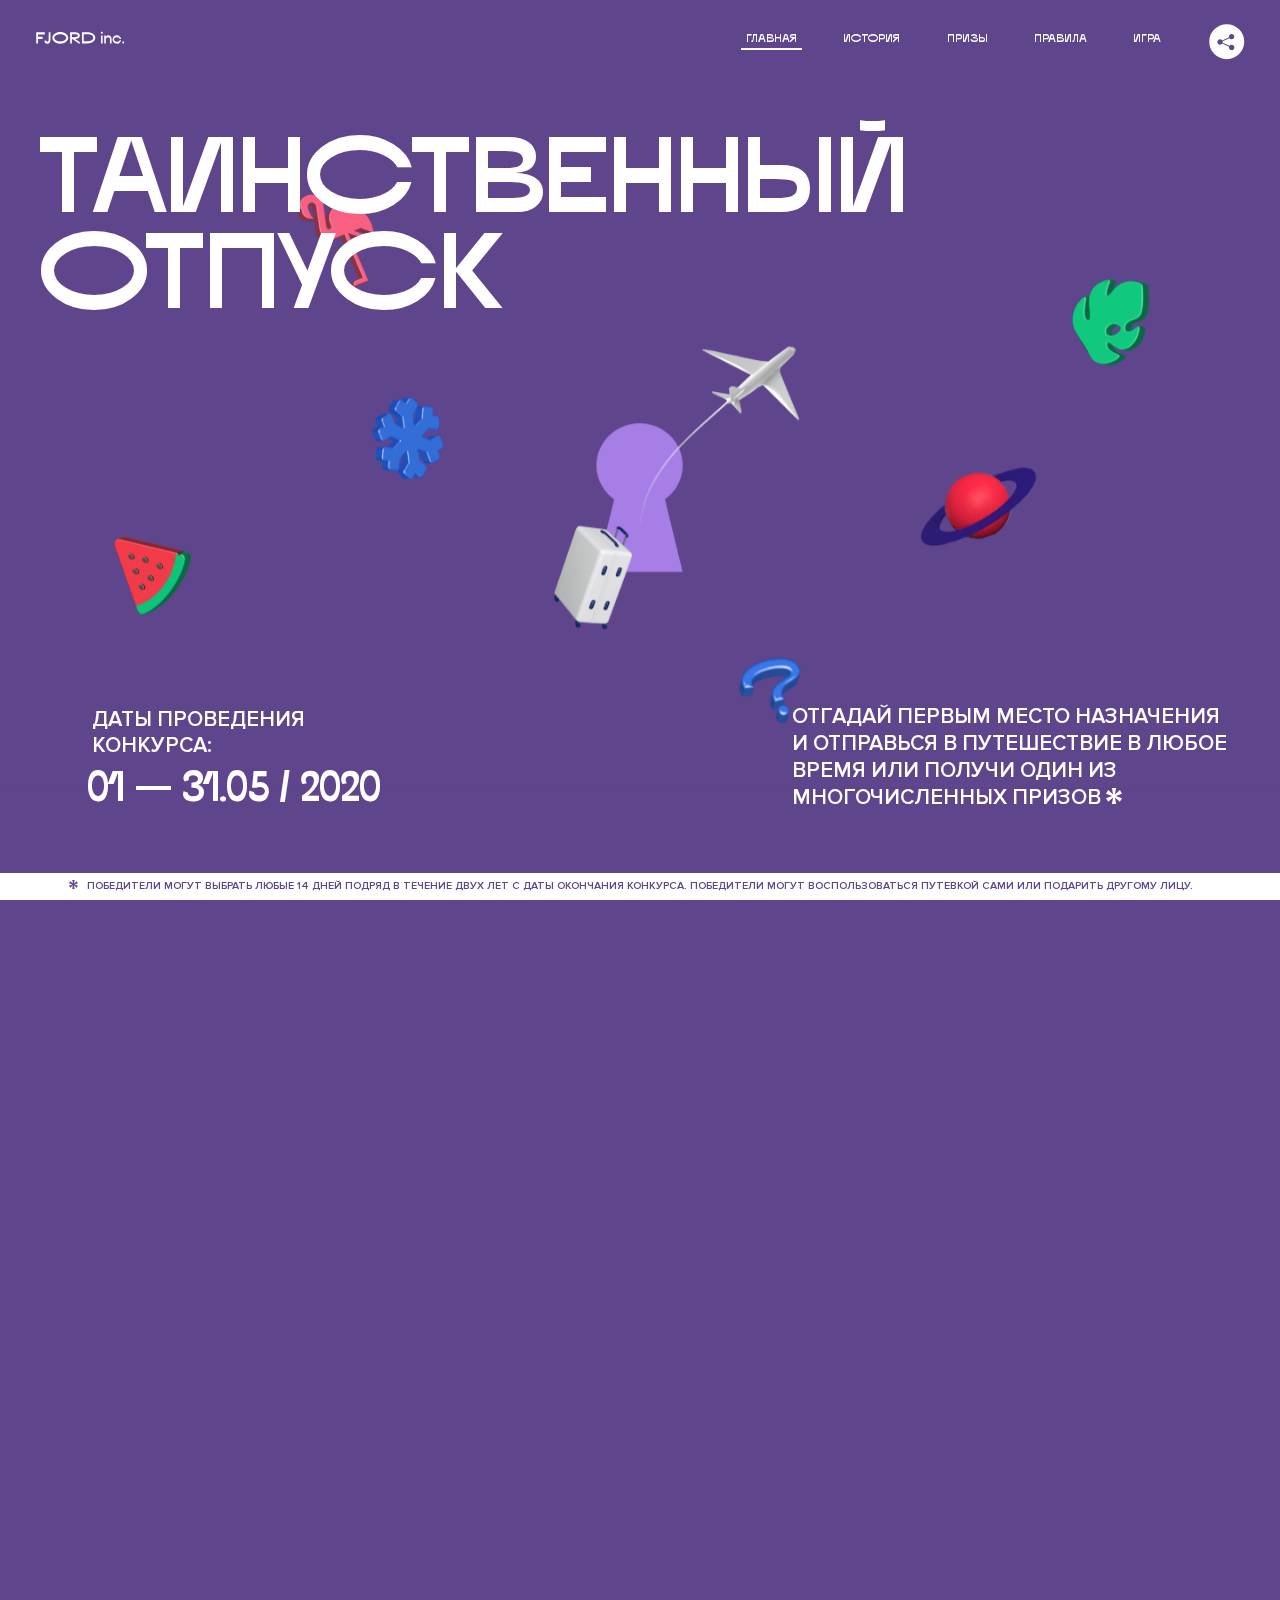
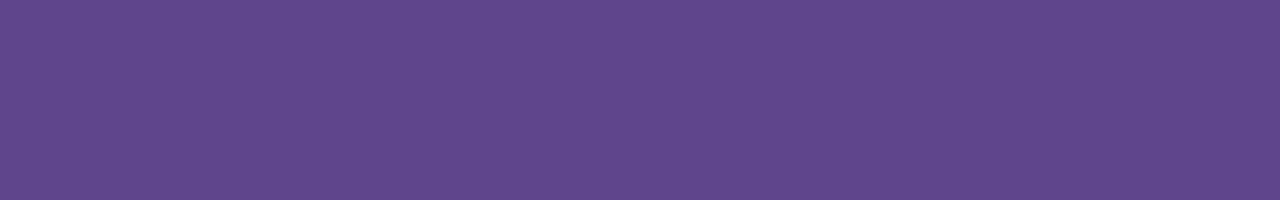
<file: 4/index.html>
<!DOCTYPE html>
<html lang="ru">
<head>
  <meta charset="UTF-8">
  <meta name="description" content="">
  <meta name="viewport" content="width=device-width, initial-scale=1.0">
  <meta http-equiv="X-UA-Compatible" content="ie=edge">
  <title>Mysterious Vacation</title>
<link href="css/style.min.css" rel="stylesheet">  <base href="https://htmlacademy-animation.github.io/174509-magic-vacation-1/4/">
</head>
<body class="js-body">

  <header class="page-header js-header">
    <div class="page-header__wrapper">
      <a href="#" class="page-header__logo js-logo" aria-label="Перейти на страницу FJORD.Inc">
        <svg width="100" height="15" viewBox="0 0 100 15" fill="none" xmlns="http://www.w3.org/2000/svg">
          <path d="M0.26 1.4V14H2.276V8.906H7.334V6.44H2.276V3.848H9.872V1.4H0.26ZM12.733 14.36C15.127 14.36 16.243 12.65 16.243 9.5V1.4H14.263V8.96C14.263 11.21 13.723 11.876 12.733 11.876C11.833 11.876 11.473 11.3 11.347 10.58L9.36702 10.94C9.63702 13.046 10.663 14.36 12.733 14.36ZM18.3918 7.7C18.3918 11.372 22.3878 14.36 27.3198 14.36C32.2518 14.36 36.2478 11.372 36.2478 7.7C36.2478 4.028 32.2518 1.04 27.3198 1.04C22.3878 1.04 18.3918 4.028 18.3918 7.7ZM20.6058 7.7C20.6058 5.378 23.6118 3.524 27.3198 3.524C30.9918 3.524 33.9798 5.378 33.9798 7.7C33.9798 10.004 30.9918 11.858 27.3198 11.858C23.6118 11.858 20.6058 10.004 20.6058 7.7ZM40.403 14V8.906H40.799L49.079 14.702V12.38L44.039 8.906H44.201C47.999 8.906 49.277 7.304 49.277 5.162C49.277 3.092 47.999 1.4 44.201 1.4H38.387V14H40.403ZM43.535 3.722C45.785 3.722 47.045 4.136 47.045 5.432C47.045 6.764 45.785 7.034 43.535 7.034H40.403V3.722H43.535ZM51.6936 1.382V14H57.8676C62.7456 14 66.7236 11.534 66.7236 7.7C66.7236 3.848 62.7456 1.382 57.8676 1.382H51.6936ZM53.7096 11.624V3.722H57.5436C61.5396 3.722 64.4916 5.018 64.4916 7.7C64.4916 10.238 61.5396 11.624 57.5436 11.624H53.7096ZM73.1832 14.018H74.9832V5H73.1832V14.018ZM72.9132 1.976C72.9132 2.57 73.3992 3.092 74.0832 3.092C74.7492 3.092 75.2352 2.57 75.2352 1.976C75.2352 1.382 74.7672 0.805999 74.0832 0.805999C73.3812 0.805999 72.9132 1.382 72.9132 1.976ZM76.7867 14H78.5687V9.104C78.7487 8.006 79.5947 6.962 81.0887 6.962C82.1147 6.962 83.2667 7.448 83.2667 9.554V14H85.0487V9.014C85.0487 6.152 83.2307 4.73 81.3587 4.73C79.9187 4.73 79.0727 5.558 78.5687 6.854V5H76.7867V14ZM90.9898 14.27C93.5098 14.27 95.3818 12.506 95.7238 10.328H94.0498C93.7258 11.3 92.6998 12.02 90.9898 12.02C88.8478 12.02 87.7678 10.922 87.7678 9.59C87.7678 8.24 88.8478 6.962 90.9898 6.962C92.7538 6.962 93.7978 7.844 94.0858 8.924H95.7418C95.4358 6.71 93.6178 4.73 90.9898 4.73C88.0918 4.73 86.1298 7.124 86.1298 9.59C86.1298 12.074 88.1278 14.27 90.9898 14.27ZM97.0693 12.938C97.0693 13.658 97.5553 14.144 98.2753 14.144C98.9953 14.144 99.4813 13.658 99.4813 12.938C99.4813 12.2 98.9953 11.714 98.2753 11.714C97.5553 11.714 97.0693 12.2 97.0693 12.938Z" fill="currentColor"></path>
        </svg>
      </a>
      <button class="page-header__toggler js-menu-toggler" type="button" aria-label="Управление мобильным меню"><span>Меню</span></button>
      <nav class="page-header__nav">
        <div class="page-header__menu js-menu" id="menu">
          <ul>
            <li>
              <a class="js-menu-link" href="#top" data-href="top">главная</a>
            </li>
            <li>
              <a class="js-menu-link" href="#story" data-href="story">история</a>
            </li>
            <li>
              <a class="js-menu-link" href="#prizes" data-href="prizes">призы</a>
            </li>
            <li>
              <a class="js-menu-link" href="#rules" data-href="rules">правила</a>
            </li>
            <li>
              <a class="js-menu-link" href="#game" data-href="game">игра</a>
            </li>
          </ul>
        </div>
        <div class="page-header__social">
          <div class="social-block js-social-block">
            <button class="social-block__toggler" aria-label="Управлять блоком с социальными кнопками">
              <svg width="26" height="22" viewBox="0 0 27 22" fill="none" xmlns="http://www.w3.org/2000/svg">
                <path d="M19.6721 7.43664C21.6273 7.43664 23.213 5.85095 23.213 3.89566C23.213 1.94037 21.6273 0.354675 19.6721 0.354675C17.7168 0.354675 16.1311 1.94037 16.1311 3.89566C16.1311 4.19968 16.1728 4.49178 16.2458 4.77345L7.21751 8.95527C6.57519 8.05214 5.52303 7.46049 4.33078 7.46049C2.37549 7.46049 0.789795 9.04618 0.789795 11.0015C0.789795 12.9568 2.37549 14.5425 4.33078 14.5425C5.52303 14.5425 6.57668 13.9508 7.21751 13.0477L16.2458 17.2295C16.1743 17.5112 16.1311 17.8033 16.1311 18.1073C16.1311 20.0626 17.7168 21.6483 19.6721 21.6483C21.6273 21.6483 23.213 20.0626 23.213 18.1073C23.213 16.152 21.6273 14.5663 19.6721 14.5663C18.4798 14.5663 17.4262 15.158 16.7853 16.0611L7.75701 11.8793C7.82854 11.5976 7.87176 11.3055 7.87176 11.0015C7.87176 10.6974 7.83003 10.4053 7.75701 10.1237L16.7853 5.94186C17.4262 6.84499 18.4783 7.43664 19.6721 7.43664Z" fill="currentColor"></path>
              </svg>
            </button>
            <ul class="social-block__list">
              <li>
                <a class="social-block__link social-block__link--fb" href="#" aria-label="Мы на Facebook">
                  <svg width="8" height="17" viewBox="0 0 8 17" fill="none" xmlns="http://www.w3.org/2000/svg">
                    <path d="M4.24646 16.9899H1.09275L1.05793 8.49828H0V5.30707H1.05793V3.81124C1.05793 1.42084 2.57654 0 5.21735 0H7.41758V3.18585H5.30841C4.28262 3.18585 4.2478 3.48582 4.2478 4.24914V5.30707H7.42964L7.16716 8.49828H4.2478V16.9899H4.24646Z" fill="currentColor"></path>
                  </svg>
                </a>
              </li>
              <li>
                <a class="social-block__link social-block__link--insta" href="#" aria-label="Мы в Instagram">
                  <svg width="15" height="15" viewBox="0 0 15 15" fill="none" xmlns="http://www.w3.org/2000/svg">
                    <path d="M11.0197 0H4.19806C2.14246 0 0.471191 1.66993 0.471191 3.72285V10.5499C0.471191 12.6082 2.14112 14.2727 4.19806 14.2727H11.0197C13.0753 14.2727 14.7466 12.6082 14.7466 10.5499V3.72285C14.7466 1.67127 13.0753 0 11.0197 0ZM11.0197 12.4849H4.19806C3.13076 12.4849 2.26432 11.6158 2.26432 10.5512V3.72419C2.26432 2.65956 3.13076 1.79715 4.19806 1.79715H11.0197C12.087 1.79715 12.9535 2.6609 12.9535 3.72419V10.5512C12.9535 11.6145 12.087 12.4849 11.0197 12.4849Z" fill="currentColor"></path>
                    <path d="M7.60887 3.11084C5.38989 3.11084 3.58203 4.9187 3.58203 7.14036C3.58203 9.35532 5.38989 11.1645 7.60887 11.1645C9.83053 11.1645 11.6357 9.35666 11.6357 7.14036C11.6357 4.9187 9.83053 3.11084 7.60887 3.11084ZM7.60887 9.36871C6.37551 9.36871 5.37784 8.37372 5.37784 7.14036C5.37784 5.90699 6.37551 4.90665 7.60887 4.90665C8.83822 4.90665 9.84259 5.90833 9.84259 7.14036C9.84392 8.37238 8.83822 9.36871 7.60887 9.36871Z" fill="currentColor"></path>
                    <path d="M11.3573 2.35962C10.8256 2.35962 10.3931 2.79752 10.3931 3.32381C10.3931 3.85546 10.8256 4.29336 11.3573 4.29336C11.8862 4.29336 12.3215 3.85546 12.3215 3.32381C12.3215 2.79752 11.8862 2.35962 11.3573 2.35962Z" fill="currentColor"></path>
                  </svg>
                </a>
              </li>
              <li>
                <a class="social-block__link social-block__link--vk" href="#" aria-label="Мы ВКонтакте">
                  <svg width="17" height="10" viewBox="0 0 17 10" fill="none" xmlns="http://www.w3.org/2000/svg">
                    <path d="M14.1234 4.9002C14.1234 4.9002 16.3623 1.72708 16.5866 0.680242C16.6595 0.312285 16.4947 0.103188 16.1069 0.103188C16.1069 0.103188 14.8193 0.103188 14.168 0.103188C13.7235 0.103188 13.5587 0.293278 13.4235 0.579768C13.4235 0.579768 12.3724 2.82553 11.0969 4.24712C10.6861 4.70333 10.4781 4.84318 10.2511 4.84318C10.0646 4.84318 9.98625 4.6911 9.98625 4.27834V0.649016C9.98625 0.147997 9.92545 0.00135496 9.5066 0.00135496H6.39628C6.15578 0.00135496 6.0085 0.134417 6.0085 0.324506C6.0085 0.801084 6.73406 0.908351 6.73406 2.20231V4.87305C6.73406 5.40529 6.70569 5.61575 6.45303 5.61575C5.78016 5.61575 4.19528 3.30618 3.30623 0.678887C3.12923 0.145282 2.93737 0 2.43475 0H0.486409C0.205373 0 0 0.190085 0 0.476576C0 0.991172 0.60666 3.40801 2.99277 6.64358C4.59927 8.8201 6.70569 10 8.60269 10C9.76196 10 10.0416 9.80312 10.0416 9.31432V7.63883C10.0416 7.22607 10.2065 7.04956 10.4429 7.04956C10.7078 7.04956 11.1847 7.13238 12.2805 8.22268C13.5843 9.47862 13.6762 10 14.3896 10H16.5676C16.7919 10 17 9.89273 17 9.52342C17 9.02919 16.3623 8.15343 15.384 7.10659C14.9801 6.56755 14.3302 5.98914 14.1248 5.72301C13.8275 5.40801 13.9154 5.23014 14.1234 4.9002Z" fill="currentColor"></path>
                  </svg>
                </a>
              </li>
            </ul>
          </div>
        </div>
      </nav>
    </div>
  </header>

  <main class="page-content">

    <section class="animation-screen"></section>

    <section class="screen screen--hidden screen--intro" id="top">
      <div class="screen__wrapper">
        <div class="intro">
          <h1 class="intro__title">Таинственный отпуск</h1>
          <div class="intro__content">
            <div class="intro__info">
              <p class="intro__label">Даты проведения конкурса:</p>
              <p class="intro__date">01 — 31.05 / 2020</p>
            </div>
            <div class="intro__message js-intro-message">
              <p>
                Отгадай первым место назначения и&nbsp;отправься в&nbsp;путешествие в&nbsp;любое время или получи один из многочисленных призов
                <svg width="16" height="16" viewBox="0 0 10 10" fill="none" xmlns="http://www.w3.org/2000/svg">
                  <path d="M0 6.35337L3.90271 4.99012L0 3.64663L1.34615 1.32374L4.44287 4.01073L3.67364 0H6.34615L5.57692 4.01073L8.65385 1.32374L10 3.64663L6.13405 4.99012L10 6.35337L8.65385 8.65651L5.57692 5.98927L6.34615 10H3.67364L4.44287 5.96952L1.34615 8.65651L0 6.35337Z" fill="currentColor"></path>
                </svg>
              </p>
            </div>
          </div>
        </div>
      </div>
      <div class="screen__footer js-footer">
        <button class="screen__footer-enlarge js-footer-toggler" type="button" aria-label="Показать сообщение">
          <svg width="10" height="10" viewBox="0 0 10 10" fill="none" xmlns="http://www.w3.org/2000/svg">
            <path d="M0 6.35337L3.90271 4.99012L0 3.64663L1.34615 1.32374L4.44287 4.01073L3.67364 0H6.34615L5.57692 4.01073L8.65385 1.32374L10 3.64663L6.13405 4.99012L10 6.35337L8.65385 8.65651L5.57692 5.98927L6.34615 10H3.67364L4.44287 5.96952L1.34615 8.65651L0 6.35337Z" fill="currentColor"></path>
          </svg>
        </button>
        <button class="screen__footer-collapse js-footer-toggler" type="button" aria-label="Скрыть сообщение">
          <svg width="13" height="13" viewBox="0 0 13 13" fill="none" xmlns="http://www.w3.org/2000/svg">
            <line x1="12.3536" y1="0.353553" x2="0.738349" y2="11.9688" stroke="currentColor"></line>
            <line x1="0.738319" y1="0.539925" x2="12.3535" y2="12.1551" stroke="currentColor"></line>
          </svg>
        </button>
        <div class="screen__footer-wrapper">
          <div class="screen__footer-announce">
            <p class="screen__footer-label">Даты проведения конкурса:</p>
            <p class="screen__footer-date">01 — 31.05 / 2020</p>
          </div>
          <div class="screen__footer-note">
            <p>
              <svg width="10" height="10" viewBox="0 0 10 10" fill="none" xmlns="http://www.w3.org/2000/svg">
                <path d="M0 6.35337L3.90271 4.99012L0 3.64663L1.34615 1.32374L4.44287 4.01073L3.67364 0H6.34615L5.57692 4.01073L8.65385 1.32374L10 3.64663L6.13405 4.99012L10 6.35337L8.65385 8.65651L5.57692 5.98927L6.34615 10H3.67364L4.44287 5.96952L1.34615 8.65651L0 6.35337Z" fill="currentColor"></path>
              </svg>
              <span>Победители могут выбрать любые 14 дней подряд в&nbsp;течение двух лет с&nbsp;даты окончания конкурса. Победители могут воспользоваться путевкой сами или подарить другому лицу.</span>
            </p>
          </div>
        </div>
      </div>
    </section>

    <section class="screen screen--hidden screen--story" id="story">

      <div class="slider swiper-container js-slider">

        <div class="swiper-wrapper">

          <div class="slider__item swiper-slide">
            <h2 class="slider__item-title">История</h2>
            <p class="slider__item-text">Джеймс Таргет был основателем компании &laquo;Fjord Inc.&raquo;. С&nbsp;1965 года &laquo;Fjord Inc.&raquo; прославилась надёжными и&nbsp;удобными чемоданами и&nbsp;аксессуарами для туристов.</p>
          </div>

          <div class="slider__item swiper-slide">
            <p class="slider__item-text">Когда Джеймсу было 7&nbsp;лет, в&nbsp;их&nbsp;доме гостил дядюшка и&nbsp;развлекал детей рассказами о&nbsp;своей поездке в&nbsp;место, показавшееся малышу Таргету невероятным. Тогда Джеймс решил, что однажды посетит его, но&nbsp;не&nbsp;будет рассказывать о&nbsp;мечте, пока не&nbsp;осуществит.</p>
          </div>

          <div class="slider__item swiper-slide">
            <p class="slider__item-text">Джеймс Таргет стал увлеченным путешественником. Он&nbsp;посетил 5&nbsp;континентов, 126&nbsp;стран.</p>
          </div>

          <div class="slider__item swiper-slide">
            <p class="slider__item-text">Он&nbsp;сплавлялся по&nbsp;Амазонке и&nbsp;погружался в&nbsp;пещеры Франции, медитировал в&nbsp;горах Тибета и&nbsp;пожимал руку вождя племени Акугауа.</p>
          </div>

          <div class="slider__item swiper-slide">
            <p class="slider__item-text">Из&nbsp;своих поездок Джеймс Таргет привозил идеи, как сделать свои чемоданы &laquo;Fjord Inc.&raquo; удобными и&nbsp;приспособленными к&nbsp;разным дорожным условиям.</p>
          </div>

          <div class="slider__item swiper-slide">
            <p class="slider__item-text">Всё это время Джеймс не&nbsp;оставлял идею поездки своей мечты. Однако, как только он&nbsp;брался за&nbsp;планирование, возникали препятствия, не&nbsp;позволяющие отправиться туда.</p>
          </div>

          <div class="slider__item swiper-slide">
            <p class="slider__item-text">В&nbsp;возрасте 67&nbsp;лет Джеймс Таргет попал под лавину и&nbsp;погиб. В&nbsp;своём завещании он&nbsp;поручил отправить в&nbsp;заветное путешествие трёх смельчаков, единых с&nbsp;ним духом.</p>
          </div>

          <div class="slider__item swiper-slide">
            <p class="slider__item-text">Тех, кто сможет узнать таинственное место, задавая вопросы специально обученному ИИ&nbsp;&laquo;Соне&raquo;, ждет фантастическое путешествие.</p>
          </div>
        </div>
        <div class="slider__controls">
          <button class="slider__control slider__control--prev js-control-prev" type="button" aria-label="Показать предыдущую историю">
            <svg width="12" height="22" viewBox="0 0 12 22" fill="none" xmlns="http://www.w3.org/2000/svg">
              <path d="M11 1L1 11L11 21" stroke="currentColor" stroke-width="2" stroke-linejoin="round"></path>
            </svg>
          </button>
          <button class="slider__control slider__control--next js-control-next" type="button" aria-label="Показать следующую историю">
            <svg width="12" height="22" viewBox="0 0 12 22" fill="none" xmlns="http://www.w3.org/2000/svg">
              <path d="M1 1L11 11L1 21" stroke="currentColor" stroke-width="2" stroke-linejoin="round"></path>
            </svg>
          </button>
        </div>
        <div class="slider__pagination swiper-pagination"></div>
      </div>
    </section>

    <section class="screen screen--hidden screen--prizes" id="prizes">
      <div class="screen__wrapper">
        <div class="prizes">
          <h2 class="prizes__title">ПРизы</h2>
          <div class="prizes__lead">
            <p>Найди ответ и&nbsp;получи один из&nbsp;призов:</p>
          </div>
          <ul class="prizes__list">
            <li class="prizes__item prizes__item--journeys">
              <div class="prizes__icon">
                <picture>
                  <source srcset="img/prize1-mob.svg" media="(orientation: portrait)">
                  <img src="img/prize1.svg" alt="">
                </picture>
              </div>
              <p class="prizes__desc">
                <b>3</b>
                <span>загадочных путешествия</span>
              </p>
            </li>
            <li class="prizes__item prizes__item--cases">
              <div class="prizes__icon">
                <picture>
                  <source srcset="img/prize2-mob.svg" media="(orientation: portrait)">
                  <img src="img/prize2.svg" alt="">
                </picture>
              </div>
              <p class="prizes__desc">
                <b>7</b>
                <span>надежных чемоданов</span>
              </p>
            </li>
            <li class="prizes__item prizes__item--codes">
              <div class="prizes__icon">
                <picture>
                  <source srcset="img/prize3-mob.svg" media="(orientation: portrait)">
                  <img src="img/prize3.svg" alt="">
                </picture>
              </div>
              <p class="prizes__desc">
                <b>900</b>
                <span>
                  промокодов на&nbsp;скидку 15%
                  <svg width="10" height="10" viewBox="0 0 10 10" fill="none" xmlns="http://www.w3.org/2000/svg">
                    <path d="M0 6.35337L3.90271 4.99012L0 3.64663L1.34615 1.32374L4.44287 4.01073L3.67364 0H6.34615L5.57692 4.01073L8.65385 1.32374L10 3.64663L6.13405 4.99012L10 6.35337L8.65385 8.65651L5.57692 5.98927L6.34615 10H3.67364L4.44287 5.96952L1.34615 8.65651L0 6.35337Z" fill="currentColor"></path>
                  </svg>
                </span>
              </p>
            </li>
          </ul>
        </div>
      </div>
      <div class="screen__footer js-footer">
        <button class="screen__footer-enlarge js-footer-toggler" type="button" aria-label="Показать сообщение">
          <svg width="10" height="10" viewBox="0 0 10 10" fill="none" xmlns="http://www.w3.org/2000/svg">
            <path d="M0 6.35337L3.90271 4.99012L0 3.64663L1.34615 1.32374L4.44287 4.01073L3.67364 0H6.34615L5.57692 4.01073L8.65385 1.32374L10 3.64663L6.13405 4.99012L10 6.35337L8.65385 8.65651L5.57692 5.98927L6.34615 10H3.67364L4.44287 5.96952L1.34615 8.65651L0 6.35337Z" fill="currentColor"></path>
          </svg>
        </button>
        <button class="screen__footer-collapse js-footer-toggler" type="button" aria-label="Скрыть сообщение">
          <svg width="13" height="13" viewBox="0 0 13 13" fill="none" xmlns="http://www.w3.org/2000/svg">
            <line x1="12.3536" y1="0.353553" x2="0.738349" y2="11.9688" stroke="currentColor"></line>
            <line x1="0.738319" y1="0.539925" x2="12.3535" y2="12.1551" stroke="currentColor"></line>
          </svg>
        </button>
        <div class="screen__footer-wrapper">
          <div class="screen__footer-announce">
            <p class="screen__footer-label">Даты проведения конкурса:</p>
            <p class="screen__footer-date">01 — 31.05 / 2020</p>
          </div>
          <div class="screen__footer-note">
            <p>
              <svg width="10" height="10" viewBox="0 0 10 10" fill="none" xmlns="http://www.w3.org/2000/svg">
                <path d="M0 6.35337L3.90271 4.99012L0 3.64663L1.34615 1.32374L4.44287 4.01073L3.67364 0H6.34615L5.57692 4.01073L8.65385 1.32374L10 3.64663L6.13405 4.99012L10 6.35337L8.65385 8.65651L5.57692 5.98927L6.34615 10H3.67364L4.44287 5.96952L1.34615 8.65651L0 6.35337Z" fill="currentColor"></path>
              </svg>
              <span>Скидка&nbsp;15% на&nbsp;единоразовое приобретение путёвки с&nbsp;1&nbsp;июня 2020 по&nbsp;31&nbsp;мая 2022&nbsp;года. Суммируется с&nbsp;другими акциями</span>
            </p>
          </div>
        </div>
      </div>
    </section>

    <section class="screen screen--hidden screen--rules" id="rules">
      <div class="screen__wrapper">
        <div class="rules">
          <h2 class="rules__title">Правила</h2>
          <div class="rules__lead">
            <p>Для того чтобы получить наследство Джеймса Таргета, тебе нужно выведать у&nbsp;&laquo;Сони&raquo;, куда предстоит отправиться тебе в&nbsp;случае победы</p>
          </div>
          <ol class="rules__list">
            <li class="rules__item">
              <p>Тебе отводится <br>5&nbsp;минут</p>
            </li>
            <li class="rules__item">
              <p>Задавай любые вопросы в&nbsp;текстовом поле</p>
            </li>
            <li class="rules__item">
              <p>Нажимай кнопку &laquo;Узнать&raquo;, чтобы получить ответ</p>
            </li>
            <li class="rules__item">
              <p>&laquo;Соня&raquo; может отвечать только&nbsp;Да или Нет</p>
            </li>
          </ol>
          <a href="#game" class="rules__link btn">Погнали!</a>
        </div>
      </div>
      <div class="screen__disclaimer">
        <div class="disclaimer">
          <ul>
            <li>
              <a href="#">Правовая информация</a>
            </li>
            <li>
              <a href="#">Подробные правила</a>
            </li>
          </ul>
        </div>
      </div>
    </section>

    <section class="screen screen--hidden screen--game" id="game">
      <div class="screen__wrapper">
        <div class="game">
          <div class="game__header">
            <h2 class="game__title">Игра</h2>
            <div class="game__counter">
              <span>05</span>:<span>00</span>
            </div>
          </div>
          <div class="game__body">
            <div class="chat">
              <div class="chat__body js-chat">
                <ul class="chat__list" id="messages"></ul>
              </div>
              <div class="chat__footer">
                <form action="#" method="post" class="form" id="message-form">
                  <label for="message-field" class="visually-hidden">Поле для ввода вопроса</label>
                  <input type="text" class="form__field js-form-field" id="message-field">
                  <button class="form__button btn">
                    Узнать
                    <svg width="18" height="19" viewBox="0 0 18 19" fill="none" xmlns="http://www.w3.org/2000/svg">
                      <path stroke="currentColor" stroke-width="2" d="M9 19V1"></path>
                      <path d="M1 9l8-8 8 8" stroke="currentColor" stroke-width="2" stroke-linejoin="round"></path>
                    </svg>
                  </button>
                </form>
              </div>
            </div>
          </div>
          <!-- временные кнопки для показа результата -->
          <div class="game__buttons">
            <button class="game__button btn js-show-result" type="button" data-target="result">Положительный результат</button>
            <button class="game__button btn js-show-result" type="button" data-target="result2">Положительный результат - 2</button>
            <button class="game__button btn js-show-result" type="button" data-target="result3">Отрицательный результат</button>
          </div>
        </div>
      </div>
    </section>

    <section class="screen screen--hidden screen--result" id="result">
      <div class="screen__wrapper">
        <div class="result result--trip">
          <div class="result__image">
            <picture>
              <source srcset="img/result1-mob.png 1x, img/result1-mob@2x.png 2x" media="(max-width: 768px) and (orientation: portrait)">
              <img src="img/result1.png" srcset="img/result1@2x.png 2x" alt="">
            </picture>
          </div>
          <h2 class="result__title">
            <span class="visually-hidden">ПОбеда!</span>
            <svg xmlns="http://www.w3.org/2000/svg" viewBox="0 0 568.85 109.24">
              <path d="M16,24.44V92H2.6V8H75V92H61.52V24.44H16Z" transform="translate(-2.1 -1.5)" fill="none" stroke="currentColor"></path>
              <path d="M148.76,5.6c32.88,0,59.52,19.92,59.52,44.4s-26.64,44.4-59.52,44.4S89.24,74.48,89.24,50,115.88,5.6,148.76,5.6Zm0,72.12c24.48,0,44.4-12.36,44.4-27.72s-19.92-27.84-44.4-27.84C124,22.16,104,34.52,104,50S124,77.72,148.76,77.72Z" transform="translate(-2.1 -1.5)" fill="none" stroke="currentColor"></path>
              <path d="M287.36,8V24.44H236v14.4h25.32c25.44,0,34,11.16,34,26.52,0,15.6-8.52,26.64-34,26.64H222.56V8h64.8ZM256.88,76.52c15.12,0,23.52-2,23.52-11.52S272,54.44,256.88,54.44H236V76.52h20.88Z" transform="translate(-2.1 -1.5)" fill="none" stroke="currentColor"></path>
              <path d="M371.47,8V24.44H320.84V41.6h33.6V58h-33.6V75.56h50.64V92H307.4V8h64.08Z" transform="translate(-2.1 -1.5)" fill="none" stroke="currentColor"></path>
              <path d="M382.39,110.24V75.56h7.44c4.56-4.68,7.8-18.36,8.76-56L399,8h48.6V75.56h10v34.68H442.87V92H397v18.24H382.39Zm51.72-34.68V24.44H411.55v3.12c-0.48,22.44-3.24,37.68-7.2,48h29.76Z" transform="translate(-2.1 -1.5)" fill="none" stroke="currentColor"></path>
              <path d="M463.75,92l28-84h27.12l28.08,84H533.47l-7.8-23.52h-37.8L480.07,92H463.75Zm56.64-40L507,11.84,493.51,52h26.88Z" transform="translate(-2.1 -1.5)" fill="none" stroke="currentColor"></path>
              <path d="M554.12,70.4L555.55,2H569l1.44,68.4H554.12Zm8.28,6.36c4.8,0,8,3.24,8,8.16a8,8,0,1,1-16.08,0C554.35,80,557.59,76.76,562.39,76.76Z" transform="translate(-2.1 -1.5)" fill="none" stroke="currentColor"></path>
            </svg>
          </h2>
          <div class="result__text">
            <p>ты&nbsp;отправляешься в&nbsp;Арктику!</p>
          </div>
          <div class="result__form">
            <form action="#" method="post" class="form form--result">
              <label for="email-field" class="form__label">зарегистрируй результат</label>
              <input type="email" class="form__field" id="email-field" placeholder="e-mail для регистации результата и получения приза" required="">
              <button class="form__button btn">
                отправить
                <svg width="18" height="19" viewBox="0 0 18 19" fill="none" xmlns="http://www.w3.org/2000/svg">
                  <path stroke="currentColor" stroke-width="2" d="M9 19V1"></path>
                  <path d="M1 9l8-8 8 8" stroke="currentColor" stroke-width="2" stroke-linejoin="round"></path>
                </svg>
              </button>
            </form>
          </div>
        </div>
      </div>
    </section>

    <section class="screen screen--hidden screen--result" id="result2">
      <div class="screen__wrapper">
        <div class="result result--prize">
          <div class="result__image">
            <picture>
              <source srcset="img/result2-mob.png 1x, img/result2-mob@2x.png 2x" media="(max-width: 768px) and (orientation: portrait)">
              <img src="img/result2.png" srcset="img/result2@2x.png 2x" alt="">
            </picture>
          </div>
          <h2 class="result__title">
            <span class="visually-hidden">ПОбеда!</span>
            <svg xmlns="http://www.w3.org/2000/svg" viewBox="0 0 568.85 109.24">
              <path d="M16,24.44V92H2.6V8H75V92H61.52V24.44H16Z" transform="translate(-2.1 -1.5)" fill="none" stroke="currentColor"></path>
              <path d="M148.76,5.6c32.88,0,59.52,19.92,59.52,44.4s-26.64,44.4-59.52,44.4S89.24,74.48,89.24,50,115.88,5.6,148.76,5.6Zm0,72.12c24.48,0,44.4-12.36,44.4-27.72s-19.92-27.84-44.4-27.84C124,22.16,104,34.52,104,50S124,77.72,148.76,77.72Z" transform="translate(-2.1 -1.5)" fill="none" stroke="currentColor"></path>
              <path d="M287.36,8V24.44H236v14.4h25.32c25.44,0,34,11.16,34,26.52,0,15.6-8.52,26.64-34,26.64H222.56V8h64.8ZM256.88,76.52c15.12,0,23.52-2,23.52-11.52S272,54.44,256.88,54.44H236V76.52h20.88Z" transform="translate(-2.1 -1.5)" fill="none" stroke="currentColor"></path>
              <path d="M371.47,8V24.44H320.84V41.6h33.6V58h-33.6V75.56h50.64V92H307.4V8h64.08Z" transform="translate(-2.1 -1.5)" fill="none" stroke="currentColor"></path>
              <path d="M382.39,110.24V75.56h7.44c4.56-4.68,7.8-18.36,8.76-56L399,8h48.6V75.56h10v34.68H442.87V92H397v18.24H382.39Zm51.72-34.68V24.44H411.55v3.12c-0.48,22.44-3.24,37.68-7.2,48h29.76Z" transform="translate(-2.1 -1.5)" fill="none" stroke="currentColor"></path>
              <path d="M463.75,92l28-84h27.12l28.08,84H533.47l-7.8-23.52h-37.8L480.07,92H463.75Zm56.64-40L507,11.84,493.51,52h26.88Z" transform="translate(-2.1 -1.5)" fill="none" stroke="currentColor"></path>
              <path d="M554.12,70.4L555.55,2H569l1.44,68.4H554.12Zm8.28,6.36c4.8,0,8,3.24,8,8.16a8,8,0,1,1-16.08,0C554.35,80,557.59,76.76,562.39,76.76Z" transform="translate(-2.1 -1.5)" fill="none" stroke="currentColor"></path>
            </svg>
          </h2>
          <div class="result__text">
            <p>чемодан &laquo;Fjord&nbsp;Inc.&raquo;&nbsp;твой</p>
          </div>
          <div class="result__form">
            <form action="#" method="post" class="form form--result">
              <label for="email-field2" class="form__label">зарегистрируй результат</label>
              <input type="email" class="form__field" id="email-field2" placeholder="e-mail для регистации результата и получения приза" required="">
              <button class="form__button btn">
                отправить
                <svg width="18" height="19" viewBox="0 0 18 19" fill="none" xmlns="http://www.w3.org/2000/svg">
                  <path stroke="currentColor" stroke-width="2" d="M9 19V1"></path>
                  <path d="M1 9l8-8 8 8" stroke="currentColor" stroke-width="2" stroke-linejoin="round"></path>
                </svg>
              </button>
            </form>
          </div>
        </div>
      </div>
    </section>

    <section class="screen screen--hidden screen--result" id="result3">
      <div class="screen__wrapper">
        <div class="result result--negative">
          <div class="result__image">
            <picture>
              <source srcset="img/result3-mob.png 1x, img/result3-mob@2x.png 2x" media="(max-width: 768px) and (orientation: portrait)">
              <img src="img/result3.png" srcset="img/result3@2x.png 2x" alt="">
            </picture>
          </div>
          <h2 class="result__title">
            <span class="visually-hidden">Не угадал!</span>
            <svg xmlns="http://www.w3.org/2000/svg" viewBox="0 0 660.77 109.24">
              <path d="M2.66,92V8H16.1V42.2H53.3V8H66.74V92H53.3V58.64H16.1V92H2.66Z" transform="translate(-2.16 -1.5)" fill="none" stroke="currentColor"></path>
              <path d="M147.62,8V24.44H97V41.6h33.6V58H97V75.56h50.64V92H83.54V8h64.08Z" transform="translate(-2.16 -1.5)" fill="none" stroke="currentColor"></path>
              <path d="M199.22,8l20.52,42.36L235.34,8h16.44l-31,84H204.38l9.48-25.92L185.78,8h13.44Z" transform="translate(-2.16 -1.5)" fill="none" stroke="currentColor"></path>
              <path d="M273.74,24.44V92H260.3V8h50.16V24.44H273.74Z" transform="translate(-2.16 -1.5)" fill="none" stroke="currentColor"></path>
              <path d="M307.1,92l28-84h27.12l28.08,84H376.82L369,68.48h-37.8L323.42,92H307.1Zm56.64-40L350.3,11.84,336.86,52h26.88Z" transform="translate(-2.16 -1.5)" fill="none" stroke="currentColor"></path>
              <path d="M396.38,110.24V75.56h7.44c4.56-4.68,7.8-18.36,8.76-56L412.94,8h48.6V75.56h10v34.68H456.86V92H411v18.24H396.38ZM448.1,75.56V24.44H425.54v3.12c-0.48,22.44-3.24,37.68-7.2,48H448.1Z" transform="translate(-2.16 -1.5)" fill="none" stroke="currentColor"></path>
              <path d="M477.74,92l28-84h27.12L560.9,92H547.46l-7.8-23.52h-37.8L494.06,92H477.74Zm56.64-40-13.44-40.2L507.5,52h26.88Z" transform="translate(-2.16 -1.5)" fill="none" stroke="currentColor"></path>
              <path d="M568.7,76.88a13.77,13.77,0,0,0,5,1c6.6,0,10.44-6.24,12-58.32L586.22,8h46.2V92H619V24.44H598.82l-0.12,3.12C597.14,81,589,94.4,573.74,94.4a28.55,28.55,0,0,1-6.72-.84Z" transform="translate(-2.16 -1.5)" fill="none" stroke="currentColor"></path>
              <path d="M646.1,70.4L647.54,2H661l1.44,68.4H646.1Zm8.28,6.36c4.8,0,8,3.24,8,8.16a8,8,0,0,1-16.08,0C646.34,80,649.58,76.76,654.38,76.76Z" transform="translate(-2.16 -1.5)" fill="none" stroke="currentColor"></path>
            </svg>
          </h2>
          <button class="result__button js-play" type="button">
            не сдавайся!
            <span>
              <svg width="27" height="22" viewBox="0 0 27 22" fill="none" xmlns="http://www.w3.org/2000/svg">
                <path d="M10.6899 1.47998C5.42992 1.47998 1.16992 5.73998 1.16992 11C1.16992 16.26 5.42992 20.52 10.6899 20.52C15.9499 20.52 20.2099 16.26 20.2099 11V7.13998" stroke="currentColor" stroke-width="2" stroke-miterlimit="10"></path>
                <path d="M15.1099 12.5099L20.1499 7.13989L25.3099 12.6299" stroke="currentColor" stroke-width="2" stroke-miterlimit="10" stroke-linejoin="round"></path>
              </svg>
            </span>
          </button>
        </div>
      </div>
    </section>

    <section class="overlap"></section>

  </main>

<script src="js/script.js"></script></body>
</html>
</file>
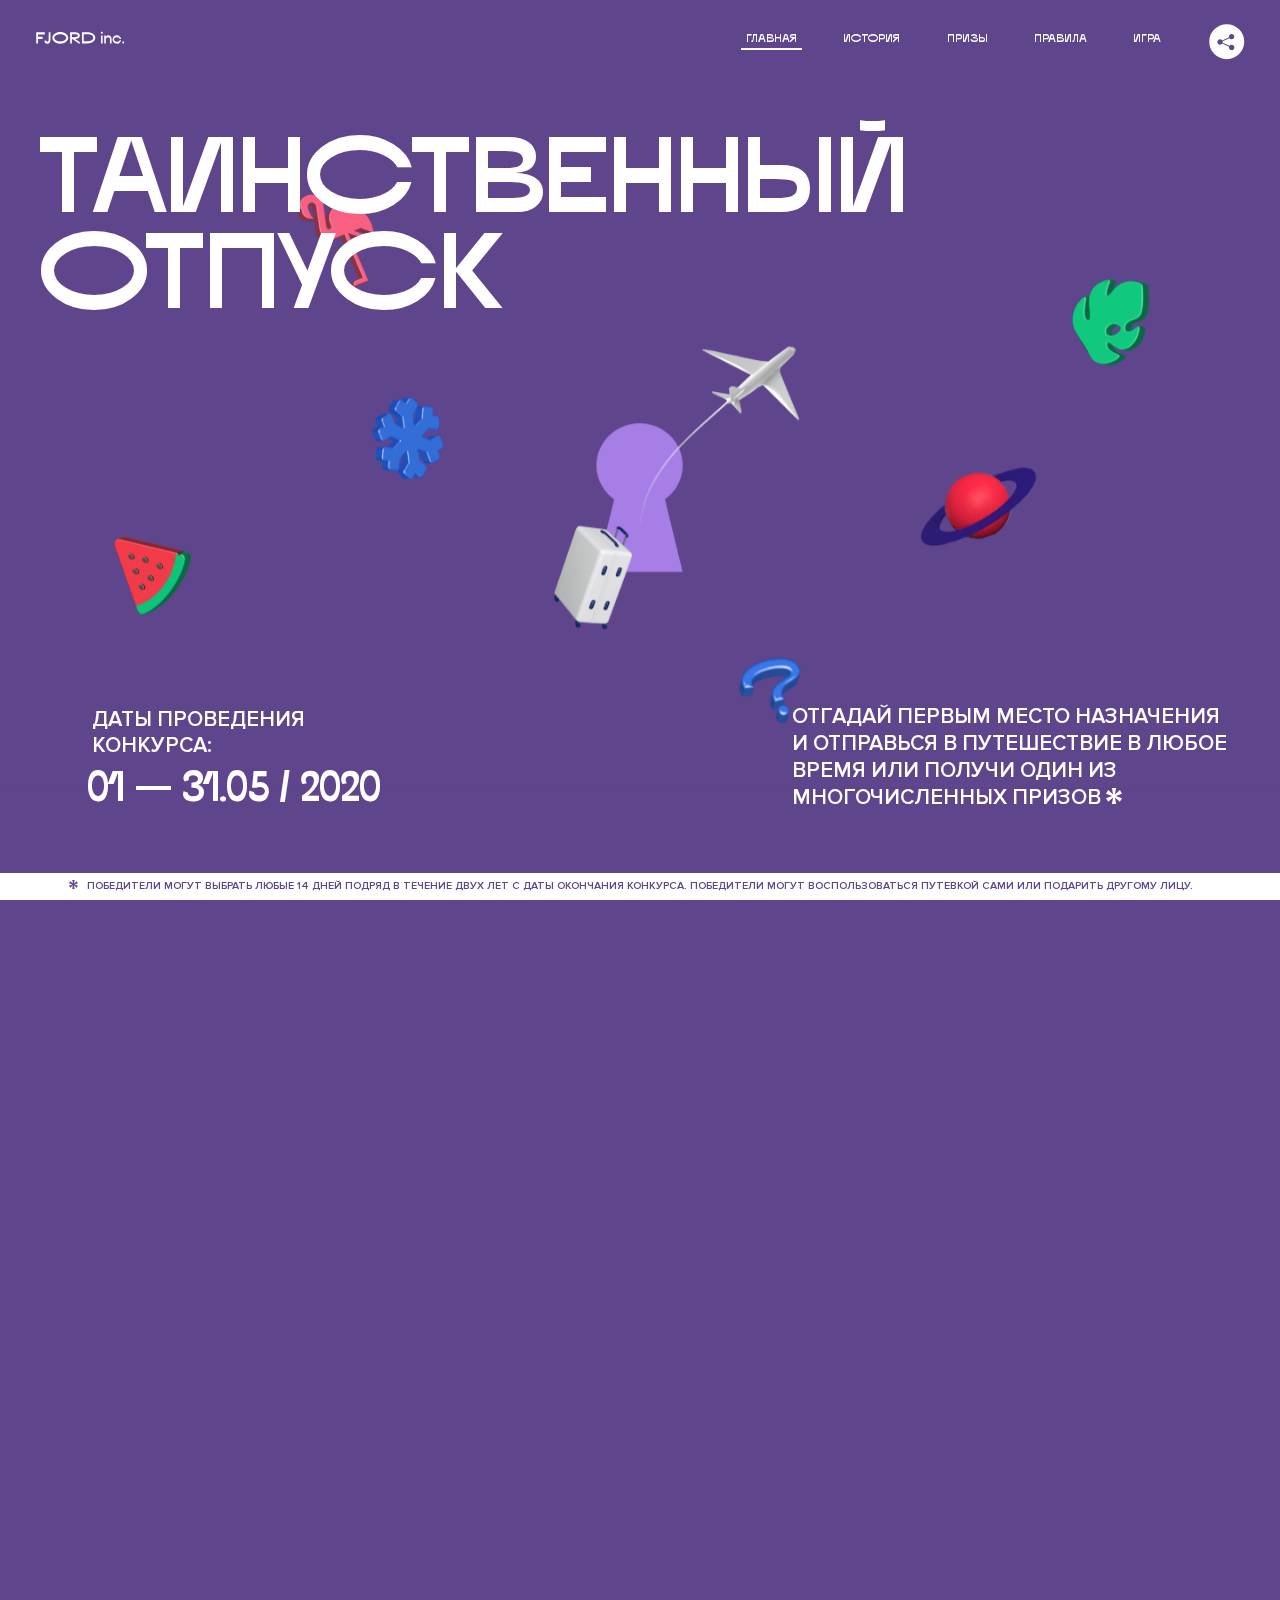
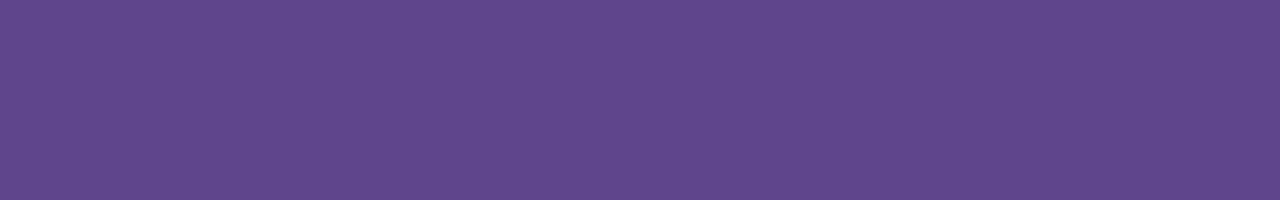
<file: 5/index.html>
<!DOCTYPE html>
<html lang="ru">
<head>
  <meta charset="UTF-8">
  <meta name="description" content="">
  <meta name="viewport" content="width=device-width, initial-scale=1.0">
  <meta http-equiv="X-UA-Compatible" content="ie=edge">
  <title>Mysterious Vacation</title>
<link href="css/style.min.css" rel="stylesheet">  <base href="https://htmlacademy-animation.github.io/174509-magic-vacation-1/5/">
</head>
<body class="js-body">

  <header class="page-header js-header">
    <div class="page-header__wrapper">
      <a href="#" class="page-header__logo js-logo" aria-label="Перейти на страницу FJORD.Inc">
        <svg width="100" height="15" viewBox="0 0 100 15" fill="none" xmlns="http://www.w3.org/2000/svg">
          <path d="M0.26 1.4V14H2.276V8.906H7.334V6.44H2.276V3.848H9.872V1.4H0.26ZM12.733 14.36C15.127 14.36 16.243 12.65 16.243 9.5V1.4H14.263V8.96C14.263 11.21 13.723 11.876 12.733 11.876C11.833 11.876 11.473 11.3 11.347 10.58L9.36702 10.94C9.63702 13.046 10.663 14.36 12.733 14.36ZM18.3918 7.7C18.3918 11.372 22.3878 14.36 27.3198 14.36C32.2518 14.36 36.2478 11.372 36.2478 7.7C36.2478 4.028 32.2518 1.04 27.3198 1.04C22.3878 1.04 18.3918 4.028 18.3918 7.7ZM20.6058 7.7C20.6058 5.378 23.6118 3.524 27.3198 3.524C30.9918 3.524 33.9798 5.378 33.9798 7.7C33.9798 10.004 30.9918 11.858 27.3198 11.858C23.6118 11.858 20.6058 10.004 20.6058 7.7ZM40.403 14V8.906H40.799L49.079 14.702V12.38L44.039 8.906H44.201C47.999 8.906 49.277 7.304 49.277 5.162C49.277 3.092 47.999 1.4 44.201 1.4H38.387V14H40.403ZM43.535 3.722C45.785 3.722 47.045 4.136 47.045 5.432C47.045 6.764 45.785 7.034 43.535 7.034H40.403V3.722H43.535ZM51.6936 1.382V14H57.8676C62.7456 14 66.7236 11.534 66.7236 7.7C66.7236 3.848 62.7456 1.382 57.8676 1.382H51.6936ZM53.7096 11.624V3.722H57.5436C61.5396 3.722 64.4916 5.018 64.4916 7.7C64.4916 10.238 61.5396 11.624 57.5436 11.624H53.7096ZM73.1832 14.018H74.9832V5H73.1832V14.018ZM72.9132 1.976C72.9132 2.57 73.3992 3.092 74.0832 3.092C74.7492 3.092 75.2352 2.57 75.2352 1.976C75.2352 1.382 74.7672 0.805999 74.0832 0.805999C73.3812 0.805999 72.9132 1.382 72.9132 1.976ZM76.7867 14H78.5687V9.104C78.7487 8.006 79.5947 6.962 81.0887 6.962C82.1147 6.962 83.2667 7.448 83.2667 9.554V14H85.0487V9.014C85.0487 6.152 83.2307 4.73 81.3587 4.73C79.9187 4.73 79.0727 5.558 78.5687 6.854V5H76.7867V14ZM90.9898 14.27C93.5098 14.27 95.3818 12.506 95.7238 10.328H94.0498C93.7258 11.3 92.6998 12.02 90.9898 12.02C88.8478 12.02 87.7678 10.922 87.7678 9.59C87.7678 8.24 88.8478 6.962 90.9898 6.962C92.7538 6.962 93.7978 7.844 94.0858 8.924H95.7418C95.4358 6.71 93.6178 4.73 90.9898 4.73C88.0918 4.73 86.1298 7.124 86.1298 9.59C86.1298 12.074 88.1278 14.27 90.9898 14.27ZM97.0693 12.938C97.0693 13.658 97.5553 14.144 98.2753 14.144C98.9953 14.144 99.4813 13.658 99.4813 12.938C99.4813 12.2 98.9953 11.714 98.2753 11.714C97.5553 11.714 97.0693 12.2 97.0693 12.938Z" fill="currentColor"></path>
        </svg>
      </a>
      <button class="page-header__toggler js-menu-toggler" type="button" aria-label="Управление мобильным меню"><span>Меню</span></button>
      <nav class="page-header__nav">
        <div class="page-header__menu js-menu" id="menu">
          <ul>
            <li>
              <a class="js-menu-link" href="#top" data-href="top">главная</a>
            </li>
            <li>
              <a class="js-menu-link" href="#story" data-href="story">история</a>
            </li>
            <li>
              <a class="js-menu-link" href="#prizes" data-href="prizes">призы</a>
            </li>
            <li>
              <a class="js-menu-link" href="#rules" data-href="rules">правила</a>
            </li>
            <li>
              <a class="js-menu-link" href="#game" data-href="game">игра</a>
            </li>
          </ul>
        </div>
        <div class="page-header__social">
          <div class="social-block js-social-block">
            <button class="social-block__toggler" aria-label="Управлять блоком с социальными кнопками">
              <svg width="26" height="22" viewBox="0 0 27 22" fill="none" xmlns="http://www.w3.org/2000/svg">
                <path d="M19.6721 7.43664C21.6273 7.43664 23.213 5.85095 23.213 3.89566C23.213 1.94037 21.6273 0.354675 19.6721 0.354675C17.7168 0.354675 16.1311 1.94037 16.1311 3.89566C16.1311 4.19968 16.1728 4.49178 16.2458 4.77345L7.21751 8.95527C6.57519 8.05214 5.52303 7.46049 4.33078 7.46049C2.37549 7.46049 0.789795 9.04618 0.789795 11.0015C0.789795 12.9568 2.37549 14.5425 4.33078 14.5425C5.52303 14.5425 6.57668 13.9508 7.21751 13.0477L16.2458 17.2295C16.1743 17.5112 16.1311 17.8033 16.1311 18.1073C16.1311 20.0626 17.7168 21.6483 19.6721 21.6483C21.6273 21.6483 23.213 20.0626 23.213 18.1073C23.213 16.152 21.6273 14.5663 19.6721 14.5663C18.4798 14.5663 17.4262 15.158 16.7853 16.0611L7.75701 11.8793C7.82854 11.5976 7.87176 11.3055 7.87176 11.0015C7.87176 10.6974 7.83003 10.4053 7.75701 10.1237L16.7853 5.94186C17.4262 6.84499 18.4783 7.43664 19.6721 7.43664Z" fill="currentColor"></path>
              </svg>
            </button>
            <ul class="social-block__list">
              <li>
                <a class="social-block__link social-block__link--fb" href="#" aria-label="Мы на Facebook">
                  <svg width="8" height="17" viewBox="0 0 8 17" fill="none" xmlns="http://www.w3.org/2000/svg">
                    <path d="M4.24646 16.9899H1.09275L1.05793 8.49828H0V5.30707H1.05793V3.81124C1.05793 1.42084 2.57654 0 5.21735 0H7.41758V3.18585H5.30841C4.28262 3.18585 4.2478 3.48582 4.2478 4.24914V5.30707H7.42964L7.16716 8.49828H4.2478V16.9899H4.24646Z" fill="currentColor"></path>
                  </svg>
                </a>
              </li>
              <li>
                <a class="social-block__link social-block__link--insta" href="#" aria-label="Мы в Instagram">
                  <svg width="15" height="15" viewBox="0 0 15 15" fill="none" xmlns="http://www.w3.org/2000/svg">
                    <path d="M11.0197 0H4.19806C2.14246 0 0.471191 1.66993 0.471191 3.72285V10.5499C0.471191 12.6082 2.14112 14.2727 4.19806 14.2727H11.0197C13.0753 14.2727 14.7466 12.6082 14.7466 10.5499V3.72285C14.7466 1.67127 13.0753 0 11.0197 0ZM11.0197 12.4849H4.19806C3.13076 12.4849 2.26432 11.6158 2.26432 10.5512V3.72419C2.26432 2.65956 3.13076 1.79715 4.19806 1.79715H11.0197C12.087 1.79715 12.9535 2.6609 12.9535 3.72419V10.5512C12.9535 11.6145 12.087 12.4849 11.0197 12.4849Z" fill="currentColor"></path>
                    <path d="M7.60887 3.11084C5.38989 3.11084 3.58203 4.9187 3.58203 7.14036C3.58203 9.35532 5.38989 11.1645 7.60887 11.1645C9.83053 11.1645 11.6357 9.35666 11.6357 7.14036C11.6357 4.9187 9.83053 3.11084 7.60887 3.11084ZM7.60887 9.36871C6.37551 9.36871 5.37784 8.37372 5.37784 7.14036C5.37784 5.90699 6.37551 4.90665 7.60887 4.90665C8.83822 4.90665 9.84259 5.90833 9.84259 7.14036C9.84392 8.37238 8.83822 9.36871 7.60887 9.36871Z" fill="currentColor"></path>
                    <path d="M11.3573 2.35962C10.8256 2.35962 10.3931 2.79752 10.3931 3.32381C10.3931 3.85546 10.8256 4.29336 11.3573 4.29336C11.8862 4.29336 12.3215 3.85546 12.3215 3.32381C12.3215 2.79752 11.8862 2.35962 11.3573 2.35962Z" fill="currentColor"></path>
                  </svg>
                </a>
              </li>
              <li>
                <a class="social-block__link social-block__link--vk" href="#" aria-label="Мы ВКонтакте">
                  <svg width="17" height="10" viewBox="0 0 17 10" fill="none" xmlns="http://www.w3.org/2000/svg">
                    <path d="M14.1234 4.9002C14.1234 4.9002 16.3623 1.72708 16.5866 0.680242C16.6595 0.312285 16.4947 0.103188 16.1069 0.103188C16.1069 0.103188 14.8193 0.103188 14.168 0.103188C13.7235 0.103188 13.5587 0.293278 13.4235 0.579768C13.4235 0.579768 12.3724 2.82553 11.0969 4.24712C10.6861 4.70333 10.4781 4.84318 10.2511 4.84318C10.0646 4.84318 9.98625 4.6911 9.98625 4.27834V0.649016C9.98625 0.147997 9.92545 0.00135496 9.5066 0.00135496H6.39628C6.15578 0.00135496 6.0085 0.134417 6.0085 0.324506C6.0085 0.801084 6.73406 0.908351 6.73406 2.20231V4.87305C6.73406 5.40529 6.70569 5.61575 6.45303 5.61575C5.78016 5.61575 4.19528 3.30618 3.30623 0.678887C3.12923 0.145282 2.93737 0 2.43475 0H0.486409C0.205373 0 0 0.190085 0 0.476576C0 0.991172 0.60666 3.40801 2.99277 6.64358C4.59927 8.8201 6.70569 10 8.60269 10C9.76196 10 10.0416 9.80312 10.0416 9.31432V7.63883C10.0416 7.22607 10.2065 7.04956 10.4429 7.04956C10.7078 7.04956 11.1847 7.13238 12.2805 8.22268C13.5843 9.47862 13.6762 10 14.3896 10H16.5676C16.7919 10 17 9.89273 17 9.52342C17 9.02919 16.3623 8.15343 15.384 7.10659C14.9801 6.56755 14.3302 5.98914 14.1248 5.72301C13.8275 5.40801 13.9154 5.23014 14.1234 4.9002Z" fill="currentColor"></path>
                  </svg>
                </a>
              </li>
            </ul>
          </div>
        </div>
      </nav>
    </div>
  </header>

  <main class="page-content">

    <section class="animation-screen"></section>

    <section class="screen screen--hidden screen--intro" id="top">
      <div class="screen__wrapper">
        <div class="intro">
          <h1 class="intro__title">Таинственный отпуск</h1>
          <div class="intro__content">
            <div class="intro__info">
              <p class="intro__label">Даты проведения конкурса:</p>
              <p class="intro__date">01 — 31.05 / 2020</p>
            </div>
            <div class="intro__message js-intro-message">
              <p>
                Отгадай первым место назначения и&nbsp;отправься в&nbsp;путешествие в&nbsp;любое время или получи один из многочисленных призов
                <svg width="16" height="16" viewBox="0 0 10 10" fill="none" xmlns="http://www.w3.org/2000/svg">
                  <path d="M0 6.35337L3.90271 4.99012L0 3.64663L1.34615 1.32374L4.44287 4.01073L3.67364 0H6.34615L5.57692 4.01073L8.65385 1.32374L10 3.64663L6.13405 4.99012L10 6.35337L8.65385 8.65651L5.57692 5.98927L6.34615 10H3.67364L4.44287 5.96952L1.34615 8.65651L0 6.35337Z" fill="currentColor"></path>
                </svg>
              </p>
            </div>
          </div>
        </div>
      </div>
      <div class="screen__footer js-footer">
        <button class="screen__footer-enlarge js-footer-toggler" type="button" aria-label="Показать сообщение">
          <svg width="10" height="10" viewBox="0 0 10 10" fill="none" xmlns="http://www.w3.org/2000/svg">
            <path d="M0 6.35337L3.90271 4.99012L0 3.64663L1.34615 1.32374L4.44287 4.01073L3.67364 0H6.34615L5.57692 4.01073L8.65385 1.32374L10 3.64663L6.13405 4.99012L10 6.35337L8.65385 8.65651L5.57692 5.98927L6.34615 10H3.67364L4.44287 5.96952L1.34615 8.65651L0 6.35337Z" fill="currentColor"></path>
          </svg>
        </button>
        <button class="screen__footer-collapse js-footer-toggler" type="button" aria-label="Скрыть сообщение">
          <svg width="13" height="13" viewBox="0 0 13 13" fill="none" xmlns="http://www.w3.org/2000/svg">
            <line x1="12.3536" y1="0.353553" x2="0.738349" y2="11.9688" stroke="currentColor"></line>
            <line x1="0.738319" y1="0.539925" x2="12.3535" y2="12.1551" stroke="currentColor"></line>
          </svg>
        </button>
        <div class="screen__footer-wrapper">
          <div class="screen__footer-announce">
            <p class="screen__footer-label">Даты проведения конкурса:</p>
            <p class="screen__footer-date">01 — 31.05 / 2020</p>
          </div>
          <div class="screen__footer-note">
            <p>
              <svg width="10" height="10" viewBox="0 0 10 10" fill="none" xmlns="http://www.w3.org/2000/svg">
                <path d="M0 6.35337L3.90271 4.99012L0 3.64663L1.34615 1.32374L4.44287 4.01073L3.67364 0H6.34615L5.57692 4.01073L8.65385 1.32374L10 3.64663L6.13405 4.99012L10 6.35337L8.65385 8.65651L5.57692 5.98927L6.34615 10H3.67364L4.44287 5.96952L1.34615 8.65651L0 6.35337Z" fill="currentColor"></path>
              </svg>
              <span>Победители могут выбрать любые 14 дней подряд в&nbsp;течение двух лет с&nbsp;даты окончания конкурса. Победители могут воспользоваться путевкой сами или подарить другому лицу.</span>
            </p>
          </div>
        </div>
      </div>
    </section>

    <section class="screen screen--hidden screen--story" id="story">

      <div class="slider swiper-container js-slider">

        <div class="swiper-wrapper">

          <div class="slider__item swiper-slide">
            <h2 class="slider__item-title">История</h2>
            <p class="slider__item-text">Джеймс Таргет был основателем компании &laquo;Fjord Inc.&raquo;. С&nbsp;1965 года &laquo;Fjord Inc.&raquo; прославилась надёжными и&nbsp;удобными чемоданами и&nbsp;аксессуарами для туристов.</p>
          </div>

          <div class="slider__item swiper-slide">
            <p class="slider__item-text">Когда Джеймсу было 7&nbsp;лет, в&nbsp;их&nbsp;доме гостил дядюшка и&nbsp;развлекал детей рассказами о&nbsp;своей поездке в&nbsp;место, показавшееся малышу Таргету невероятным. Тогда Джеймс решил, что однажды посетит его, но&nbsp;не&nbsp;будет рассказывать о&nbsp;мечте, пока не&nbsp;осуществит.</p>
          </div>

          <div class="slider__item swiper-slide">
            <p class="slider__item-text">Джеймс Таргет стал увлеченным путешественником. Он&nbsp;посетил 5&nbsp;континентов, 126&nbsp;стран.</p>
          </div>

          <div class="slider__item swiper-slide">
            <p class="slider__item-text">Он&nbsp;сплавлялся по&nbsp;Амазонке и&nbsp;погружался в&nbsp;пещеры Франции, медитировал в&nbsp;горах Тибета и&nbsp;пожимал руку вождя племени Акугауа.</p>
          </div>

          <div class="slider__item swiper-slide">
            <p class="slider__item-text">Из&nbsp;своих поездок Джеймс Таргет привозил идеи, как сделать свои чемоданы &laquo;Fjord Inc.&raquo; удобными и&nbsp;приспособленными к&nbsp;разным дорожным условиям.</p>
          </div>

          <div class="slider__item swiper-slide">
            <p class="slider__item-text">Всё это время Джеймс не&nbsp;оставлял идею поездки своей мечты. Однако, как только он&nbsp;брался за&nbsp;планирование, возникали препятствия, не&nbsp;позволяющие отправиться туда.</p>
          </div>

          <div class="slider__item swiper-slide">
            <p class="slider__item-text">В&nbsp;возрасте 67&nbsp;лет Джеймс Таргет попал под лавину и&nbsp;погиб. В&nbsp;своём завещании он&nbsp;поручил отправить в&nbsp;заветное путешествие трёх смельчаков, единых с&nbsp;ним духом.</p>
          </div>

          <div class="slider__item swiper-slide">
            <p class="slider__item-text">Тех, кто сможет узнать таинственное место, задавая вопросы специально обученному ИИ&nbsp;&laquo;Соне&raquo;, ждет фантастическое путешествие.</p>
          </div>
        </div>
        <div class="slider__controls">
          <button class="slider__control slider__control--prev js-control-prev" type="button" aria-label="Показать предыдущую историю">
            <svg width="12" height="22" viewBox="0 0 12 22" fill="none" xmlns="http://www.w3.org/2000/svg">
              <path d="M11 1L1 11L11 21" stroke="currentColor" stroke-width="2" stroke-linejoin="round"></path>
            </svg>
          </button>
          <button class="slider__control slider__control--next js-control-next" type="button" aria-label="Показать следующую историю">
            <svg width="12" height="22" viewBox="0 0 12 22" fill="none" xmlns="http://www.w3.org/2000/svg">
              <path d="M1 1L11 11L1 21" stroke="currentColor" stroke-width="2" stroke-linejoin="round"></path>
            </svg>
          </button>
        </div>
        <div class="slider__pagination swiper-pagination"></div>
      </div>
    </section>

    <section class="screen screen--hidden screen--prizes" id="prizes">
      <div class="screen__wrapper">
        <div class="prizes">
          <h2 class="prizes__title">ПРизы</h2>
          <div class="prizes__lead">
            <p>Найди ответ и&nbsp;получи один из&nbsp;призов:</p>
          </div>
          <ul class="prizes__list">
            <li class="prizes__item prizes__item--journeys">
              <div class="prizes__icon">
                <picture>
                  <source srcset="img/prize1-mob.svg" media="(orientation: portrait)">
                  <img src="img/prize1.svg" alt="">
                </picture>
              </div>
              <p class="prizes__desc">
                <b>3</b>
                <span>загадочных путешествия</span>
              </p>
            </li>
            <li class="prizes__item prizes__item--cases">
              <div class="prizes__icon">
                <picture>
                  <source srcset="img/prize2-mob.svg" media="(orientation: portrait)">
                  <img src="img/prize2.svg" alt="">
                </picture>
              </div>
              <p class="prizes__desc">
                <b>7</b>
                <span>надежных чемоданов</span>
              </p>
            </li>
            <li class="prizes__item prizes__item--codes">
              <div class="prizes__icon">
                <picture>
                  <source srcset="img/prize3-mob.svg" media="(orientation: portrait)">
                  <img src="img/prize3.svg" alt="">
                </picture>
              </div>
              <p class="prizes__desc">
                <b>900</b>
                <span>
                  промокодов на&nbsp;скидку 15%
                  <svg width="10" height="10" viewBox="0 0 10 10" fill="none" xmlns="http://www.w3.org/2000/svg">
                    <path d="M0 6.35337L3.90271 4.99012L0 3.64663L1.34615 1.32374L4.44287 4.01073L3.67364 0H6.34615L5.57692 4.01073L8.65385 1.32374L10 3.64663L6.13405 4.99012L10 6.35337L8.65385 8.65651L5.57692 5.98927L6.34615 10H3.67364L4.44287 5.96952L1.34615 8.65651L0 6.35337Z" fill="currentColor"></path>
                  </svg>
                </span>
              </p>
            </li>
          </ul>
        </div>
      </div>
      <div class="screen__footer js-footer">
        <button class="screen__footer-enlarge js-footer-toggler" type="button" aria-label="Показать сообщение">
          <svg width="10" height="10" viewBox="0 0 10 10" fill="none" xmlns="http://www.w3.org/2000/svg">
            <path d="M0 6.35337L3.90271 4.99012L0 3.64663L1.34615 1.32374L4.44287 4.01073L3.67364 0H6.34615L5.57692 4.01073L8.65385 1.32374L10 3.64663L6.13405 4.99012L10 6.35337L8.65385 8.65651L5.57692 5.98927L6.34615 10H3.67364L4.44287 5.96952L1.34615 8.65651L0 6.35337Z" fill="currentColor"></path>
          </svg>
        </button>
        <button class="screen__footer-collapse js-footer-toggler" type="button" aria-label="Скрыть сообщение">
          <svg width="13" height="13" viewBox="0 0 13 13" fill="none" xmlns="http://www.w3.org/2000/svg">
            <line x1="12.3536" y1="0.353553" x2="0.738349" y2="11.9688" stroke="currentColor"></line>
            <line x1="0.738319" y1="0.539925" x2="12.3535" y2="12.1551" stroke="currentColor"></line>
          </svg>
        </button>
        <div class="screen__footer-wrapper">
          <div class="screen__footer-announce">
            <p class="screen__footer-label">Даты проведения конкурса:</p>
            <p class="screen__footer-date">01 — 31.05 / 2020</p>
          </div>
          <div class="screen__footer-note">
            <p>
              <svg width="10" height="10" viewBox="0 0 10 10" fill="none" xmlns="http://www.w3.org/2000/svg">
                <path d="M0 6.35337L3.90271 4.99012L0 3.64663L1.34615 1.32374L4.44287 4.01073L3.67364 0H6.34615L5.57692 4.01073L8.65385 1.32374L10 3.64663L6.13405 4.99012L10 6.35337L8.65385 8.65651L5.57692 5.98927L6.34615 10H3.67364L4.44287 5.96952L1.34615 8.65651L0 6.35337Z" fill="currentColor"></path>
              </svg>
              <span>Скидка&nbsp;15% на&nbsp;единоразовое приобретение путёвки с&nbsp;1&nbsp;июня 2020 по&nbsp;31&nbsp;мая 2022&nbsp;года. Суммируется с&nbsp;другими акциями</span>
            </p>
          </div>
        </div>
      </div>
    </section>

    <section class="screen screen--hidden screen--rules" id="rules">
      <div class="screen__wrapper">
        <div class="rules">
          <h2 class="rules__title">Правила</h2>
          <div class="rules__lead">
            <p>Для того чтобы получить наследство Джеймса Таргета, тебе нужно выведать у&nbsp;&laquo;Сони&raquo;, куда предстоит отправиться тебе в&nbsp;случае победы</p>
          </div>
          <ol class="rules__list">
            <li class="rules__item">
              <p>Тебе отводится <br>5&nbsp;минут</p>
            </li>
            <li class="rules__item">
              <p>Задавай любые вопросы в&nbsp;текстовом поле</p>
            </li>
            <li class="rules__item">
              <p>Нажимай кнопку &laquo;Узнать&raquo;, чтобы получить ответ</p>
            </li>
            <li class="rules__item">
              <p>&laquo;Соня&raquo; может отвечать только&nbsp;Да или Нет</p>
            </li>
          </ol>
        <div class="rules__btn">
          <a href="#game" class="rules__link btn"><span>Погнали!</span></a>
        </div>
        </div>
      </div>
      <div class="screen__disclaimer">
        <div class="disclaimer">
          <ul>
            <li>
              <a href="#">Правовая информация</a>
            </li>
            <li>
              <a href="#">Подробные правила</a>
            </li>
          </ul>
        </div>
      </div>
    </section>

    <section class="screen screen--hidden screen--game" id="game">
      <div class="screen__wrapper">
        <div class="game">
          <div class="game__header">
            <h2 class="game__title">Игра</h2>
            <div class="game__counter">
              <span>05</span>:<span>00</span>
            </div>
          </div>
          <div class="game__body">
            <div class="chat">
              <div class="chat__body js-chat">
                <ul class="chat__list" id="messages"></ul>
              </div>
              <div class="chat__footer">
                <form action="#" method="post" class="form" id="message-form">
                  <div class="form__field-wrap">
                  <label for="message-field" class="visually-hidden">Поле для ввода вопроса</label>
                  <input type="text" class="form__field js-form-field" id="message-field">
                </div>
                  <button class="form__button btn">
                    Узнать
                    <svg width="18" height="19" viewBox="0 0 18 19" fill="none" xmlns="http://www.w3.org/2000/svg">
                      <path stroke="currentColor" stroke-width="2" d="M9 19V1"></path>
                      <path d="M1 9l8-8 8 8" stroke="currentColor" stroke-width="2" stroke-linejoin="round"></path>
                    </svg>
                  </button>
                </form>
              </div>
            </div>
          </div>
          <!-- временные кнопки для показа результата -->
          <div class="game__buttons">
            <button class="game__button btn js-show-result" type="button" data-target="result">Положительный результат</button>
            <button class="game__button btn js-show-result" type="button" data-target="result2">Положительный результат - 2</button>
            <button class="game__button btn js-show-result" type="button" data-target="result3">Отрицательный результат</button>
          </div>
        </div>
      </div>
    </section>

    <section class="screen screen--hidden screen--result" id="result">
      <div class="screen__wrapper">
        <div class="result result--trip">
          <div class="result__image">
            <picture>
              <source srcset="img/result1-mob.png 1x, img/result1-mob@2x.png 2x" media="(max-width: 768px) and (orientation: portrait)">
              <img src="img/result1.png" srcset="img/result1@2x.png 2x" alt="">
            </picture>
          </div>
          <h2 class="result__title">
            <span class="visually-hidden">ПОбеда!</span>
            <svg xmlns="http://www.w3.org/2000/svg" viewBox="0 0 568.85 109.24">
              <path d="M16,24.44V92H2.6V8H75V92H61.52V24.44H16Z" transform="translate(-2.1 -1.5)" fill="none" stroke="currentColor"></path>
              <path d="M148.76,5.6c32.88,0,59.52,19.92,59.52,44.4s-26.64,44.4-59.52,44.4S89.24,74.48,89.24,50,115.88,5.6,148.76,5.6Zm0,72.12c24.48,0,44.4-12.36,44.4-27.72s-19.92-27.84-44.4-27.84C124,22.16,104,34.52,104,50S124,77.72,148.76,77.72Z" transform="translate(-2.1 -1.5)" fill="none" stroke="currentColor"></path>
              <path d="M287.36,8V24.44H236v14.4h25.32c25.44,0,34,11.16,34,26.52,0,15.6-8.52,26.64-34,26.64H222.56V8h64.8ZM256.88,76.52c15.12,0,23.52-2,23.52-11.52S272,54.44,256.88,54.44H236V76.52h20.88Z" transform="translate(-2.1 -1.5)" fill="none" stroke="currentColor"></path>
              <path d="M371.47,8V24.44H320.84V41.6h33.6V58h-33.6V75.56h50.64V92H307.4V8h64.08Z" transform="translate(-2.1 -1.5)" fill="none" stroke="currentColor"></path>
              <path d="M382.39,110.24V75.56h7.44c4.56-4.68,7.8-18.36,8.76-56L399,8h48.6V75.56h10v34.68H442.87V92H397v18.24H382.39Zm51.72-34.68V24.44H411.55v3.12c-0.48,22.44-3.24,37.68-7.2,48h29.76Z" transform="translate(-2.1 -1.5)" fill="none" stroke="currentColor"></path>
              <path d="M463.75,92l28-84h27.12l28.08,84H533.47l-7.8-23.52h-37.8L480.07,92H463.75Zm56.64-40L507,11.84,493.51,52h26.88Z" transform="translate(-2.1 -1.5)" fill="none" stroke="currentColor"></path>
              <path d="M554.12,70.4L555.55,2H569l1.44,68.4H554.12Zm8.28,6.36c4.8,0,8,3.24,8,8.16a8,8,0,1,1-16.08,0C554.35,80,557.59,76.76,562.39,76.76Z" transform="translate(-2.1 -1.5)" fill="none" stroke="currentColor"></path>
            </svg>
          </h2>
          <div class="result__text">
            <p>ты&nbsp;отправляешься в&nbsp;Арктику!</p>
          </div>
          <div class="result__form">
            <form action="#" method="post" class="form form--result">
              <label for="email-field" class="form__label">зарегистрируй результат</label>
              <input type="email" class="form__field" id="email-field" placeholder="e-mail для регистации результата и получения приза" required="">
              <button class="form__button btn">
                отправить
                <svg width="18" height="19" viewBox="0 0 18 19" fill="none" xmlns="http://www.w3.org/2000/svg">
                  <path stroke="currentColor" stroke-width="2" d="M9 19V1"></path>
                  <path d="M1 9l8-8 8 8" stroke="currentColor" stroke-width="2" stroke-linejoin="round"></path>
                </svg>
              </button>
            </form>
          </div>
        </div>
      </div>
    </section>

    <section class="screen screen--hidden screen--result" id="result2">
      <div class="screen__wrapper">
        <div class="result result--prize">
          <div class="result__image">
            <picture>
              <source srcset="img/result2-mob.png 1x, img/result2-mob@2x.png 2x" media="(max-width: 768px) and (orientation: portrait)">
              <img src="img/result2.png" srcset="img/result2@2x.png 2x" alt="">
            </picture>
          </div>
          <h2 class="result__title">
            <span class="visually-hidden">ПОбеда!</span>
            <svg xmlns="http://www.w3.org/2000/svg" viewBox="0 0 568.85 109.24">
              <path d="M16,24.44V92H2.6V8H75V92H61.52V24.44H16Z" transform="translate(-2.1 -1.5)" fill="none" stroke="currentColor"></path>
              <path d="M148.76,5.6c32.88,0,59.52,19.92,59.52,44.4s-26.64,44.4-59.52,44.4S89.24,74.48,89.24,50,115.88,5.6,148.76,5.6Zm0,72.12c24.48,0,44.4-12.36,44.4-27.72s-19.92-27.84-44.4-27.84C124,22.16,104,34.52,104,50S124,77.72,148.76,77.72Z" transform="translate(-2.1 -1.5)" fill="none" stroke="currentColor"></path>
              <path d="M287.36,8V24.44H236v14.4h25.32c25.44,0,34,11.16,34,26.52,0,15.6-8.52,26.64-34,26.64H222.56V8h64.8ZM256.88,76.52c15.12,0,23.52-2,23.52-11.52S272,54.44,256.88,54.44H236V76.52h20.88Z" transform="translate(-2.1 -1.5)" fill="none" stroke="currentColor"></path>
              <path d="M371.47,8V24.44H320.84V41.6h33.6V58h-33.6V75.56h50.64V92H307.4V8h64.08Z" transform="translate(-2.1 -1.5)" fill="none" stroke="currentColor"></path>
              <path d="M382.39,110.24V75.56h7.44c4.56-4.68,7.8-18.36,8.76-56L399,8h48.6V75.56h10v34.68H442.87V92H397v18.24H382.39Zm51.72-34.68V24.44H411.55v3.12c-0.48,22.44-3.24,37.68-7.2,48h29.76Z" transform="translate(-2.1 -1.5)" fill="none" stroke="currentColor"></path>
              <path d="M463.75,92l28-84h27.12l28.08,84H533.47l-7.8-23.52h-37.8L480.07,92H463.75Zm56.64-40L507,11.84,493.51,52h26.88Z" transform="translate(-2.1 -1.5)" fill="none" stroke="currentColor"></path>
              <path d="M554.12,70.4L555.55,2H569l1.44,68.4H554.12Zm8.28,6.36c4.8,0,8,3.24,8,8.16a8,8,0,1,1-16.08,0C554.35,80,557.59,76.76,562.39,76.76Z" transform="translate(-2.1 -1.5)" fill="none" stroke="currentColor"></path>
            </svg>
          </h2>
          <div class="result__text">
            <p>чемодан &laquo;Fjord&nbsp;Inc.&raquo;&nbsp;твой</p>
          </div>
          <div class="result__form">
            <form action="#" method="post" class="form form--result">
              <label for="email-field2" class="form__label">зарегистрируй результат</label>
              <input type="email" class="form__field" id="email-field2" placeholder="e-mail для регистации результата и получения приза" required="">
              <button class="form__button btn">
                отправить
                <svg width="18" height="19" viewBox="0 0 18 19" fill="none" xmlns="http://www.w3.org/2000/svg">
                  <path stroke="currentColor" stroke-width="2" d="M9 19V1"></path>
                  <path d="M1 9l8-8 8 8" stroke="currentColor" stroke-width="2" stroke-linejoin="round"></path>
                </svg>
              </button>
            </form>
          </div>
        </div>
      </div>
    </section>

    <section class="screen screen--hidden screen--result" id="result3">
      <div class="screen__wrapper">
        <div class="result result--negative">
          <div class="result__image">
            <picture>
              <source srcset="img/result3-mob.png 1x, img/result3-mob@2x.png 2x" media="(max-width: 768px) and (orientation: portrait)">
              <img src="img/result3.png" srcset="img/result3@2x.png 2x" alt="">
            </picture>
          </div>
          <h2 class="result__title">
            <span class="visually-hidden">Не угадал!</span>
            <svg xmlns="http://www.w3.org/2000/svg" viewBox="0 0 660.77 109.24">
              <path d="M2.66,92V8H16.1V42.2H53.3V8H66.74V92H53.3V58.64H16.1V92H2.66Z" transform="translate(-2.16 -1.5)" fill="none" stroke="currentColor"></path>
              <path d="M147.62,8V24.44H97V41.6h33.6V58H97V75.56h50.64V92H83.54V8h64.08Z" transform="translate(-2.16 -1.5)" fill="none" stroke="currentColor"></path>
              <path d="M199.22,8l20.52,42.36L235.34,8h16.44l-31,84H204.38l9.48-25.92L185.78,8h13.44Z" transform="translate(-2.16 -1.5)" fill="none" stroke="currentColor"></path>
              <path d="M273.74,24.44V92H260.3V8h50.16V24.44H273.74Z" transform="translate(-2.16 -1.5)" fill="none" stroke="currentColor"></path>
              <path d="M307.1,92l28-84h27.12l28.08,84H376.82L369,68.48h-37.8L323.42,92H307.1Zm56.64-40L350.3,11.84,336.86,52h26.88Z" transform="translate(-2.16 -1.5)" fill="none" stroke="currentColor"></path>
              <path d="M396.38,110.24V75.56h7.44c4.56-4.68,7.8-18.36,8.76-56L412.94,8h48.6V75.56h10v34.68H456.86V92H411v18.24H396.38ZM448.1,75.56V24.44H425.54v3.12c-0.48,22.44-3.24,37.68-7.2,48H448.1Z" transform="translate(-2.16 -1.5)" fill="none" stroke="currentColor"></path>
              <path d="M477.74,92l28-84h27.12L560.9,92H547.46l-7.8-23.52h-37.8L494.06,92H477.74Zm56.64-40-13.44-40.2L507.5,52h26.88Z" transform="translate(-2.16 -1.5)" fill="none" stroke="currentColor"></path>
              <path d="M568.7,76.88a13.77,13.77,0,0,0,5,1c6.6,0,10.44-6.24,12-58.32L586.22,8h46.2V92H619V24.44H598.82l-0.12,3.12C597.14,81,589,94.4,573.74,94.4a28.55,28.55,0,0,1-6.72-.84Z" transform="translate(-2.16 -1.5)" fill="none" stroke="currentColor"></path>
              <path d="M646.1,70.4L647.54,2H661l1.44,68.4H646.1Zm8.28,6.36c4.8,0,8,3.24,8,8.16a8,8,0,0,1-16.08,0C646.34,80,649.58,76.76,654.38,76.76Z" transform="translate(-2.16 -1.5)" fill="none" stroke="currentColor"></path>
            </svg>
          </h2>
          <button class="result__button js-play" type="button">
            не сдавайся!
            <span>
              <svg width="27" height="22" viewBox="0 0 27 22" fill="none" xmlns="http://www.w3.org/2000/svg">
                <path d="M10.6899 1.47998C5.42992 1.47998 1.16992 5.73998 1.16992 11C1.16992 16.26 5.42992 20.52 10.6899 20.52C15.9499 20.52 20.2099 16.26 20.2099 11V7.13998" stroke="currentColor" stroke-width="2" stroke-miterlimit="10"></path>
                <path d="M15.1099 12.5099L20.1499 7.13989L25.3099 12.6299" stroke="currentColor" stroke-width="2" stroke-miterlimit="10" stroke-linejoin="round"></path>
              </svg>
            </span>
          </button>
        </div>
      </div>
    </section>

    <section class="overlap"></section>

  </main>

<script src="js/script.js"></script></body>
</html>
</file>
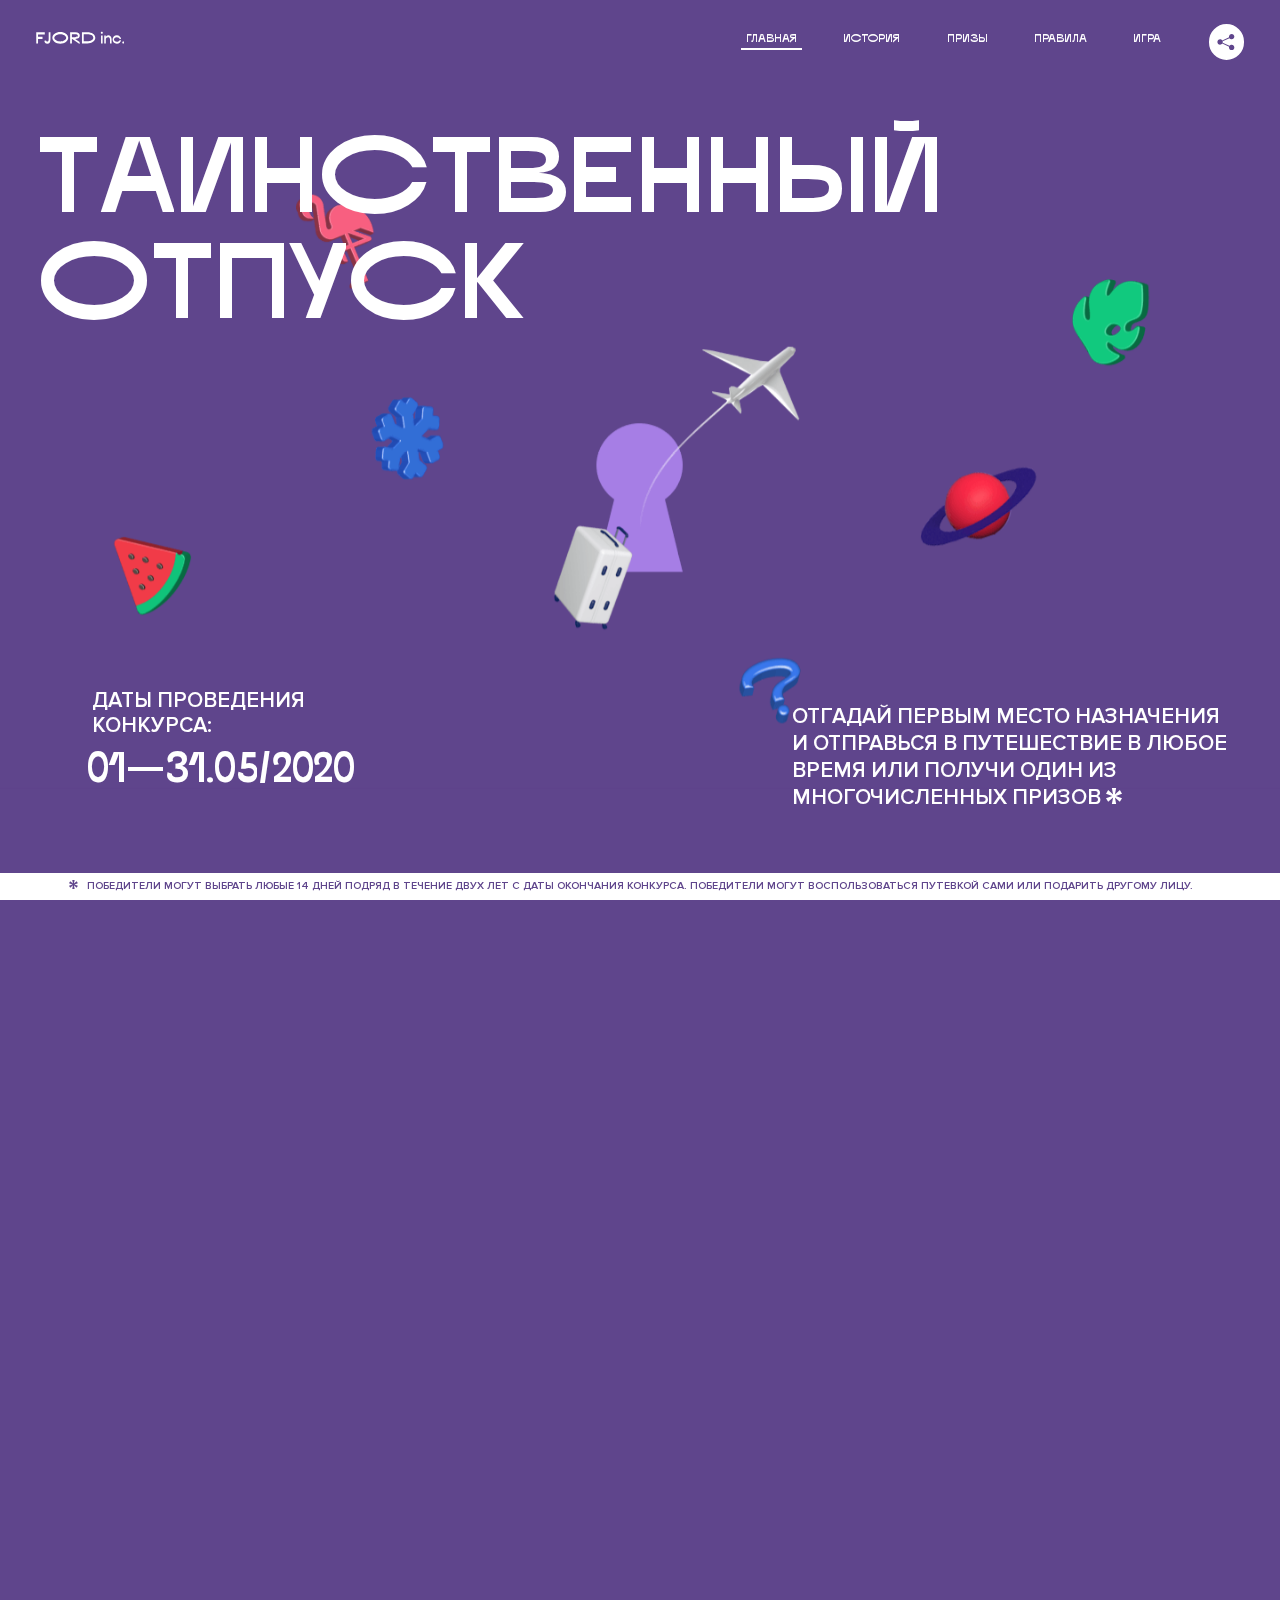
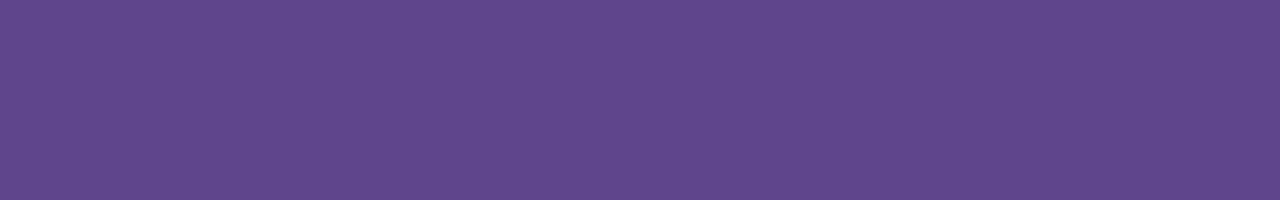
<file: 6/index.html>
<!DOCTYPE html>
<html lang="ru">

<head>
  <meta charset="UTF-8">
  <meta name="description" content="">
  <meta name="viewport" content="width=device-width, initial-scale=1.0">
  <meta http-equiv="X-UA-Compatible" content="ie=edge">
  <title>Mysterious Vacation</title>
<link href="css/style.min.css" rel="stylesheet">  <base href="https://htmlacademy-animation.github.io/174509-magic-vacation-1/6/">
</head>

<body class="js-body">

  <header class="page-header js-header">
    <div class="page-header__wrapper">
      <a href="#" class="page-header__logo js-logo" aria-label="Перейти на страницу FJORD.Inc">
        <svg width="100" height="15" viewBox="0 0 100 15" fill="none" xmlns="http://www.w3.org/2000/svg">
          <path d="M0.26 1.4V14H2.276V8.906H7.334V6.44H2.276V3.848H9.872V1.4H0.26ZM12.733 14.36C15.127 14.36 16.243 12.65 16.243 9.5V1.4H14.263V8.96C14.263 11.21 13.723 11.876 12.733 11.876C11.833 11.876 11.473 11.3 11.347 10.58L9.36702 10.94C9.63702 13.046 10.663 14.36 12.733 14.36ZM18.3918 7.7C18.3918 11.372 22.3878 14.36 27.3198 14.36C32.2518 14.36 36.2478 11.372 36.2478 7.7C36.2478 4.028 32.2518 1.04 27.3198 1.04C22.3878 1.04 18.3918 4.028 18.3918 7.7ZM20.6058 7.7C20.6058 5.378 23.6118 3.524 27.3198 3.524C30.9918 3.524 33.9798 5.378 33.9798 7.7C33.9798 10.004 30.9918 11.858 27.3198 11.858C23.6118 11.858 20.6058 10.004 20.6058 7.7ZM40.403 14V8.906H40.799L49.079 14.702V12.38L44.039 8.906H44.201C47.999 8.906 49.277 7.304 49.277 5.162C49.277 3.092 47.999 1.4 44.201 1.4H38.387V14H40.403ZM43.535 3.722C45.785 3.722 47.045 4.136 47.045 5.432C47.045 6.764 45.785 7.034 43.535 7.034H40.403V3.722H43.535ZM51.6936 1.382V14H57.8676C62.7456 14 66.7236 11.534 66.7236 7.7C66.7236 3.848 62.7456 1.382 57.8676 1.382H51.6936ZM53.7096 11.624V3.722H57.5436C61.5396 3.722 64.4916 5.018 64.4916 7.7C64.4916 10.238 61.5396 11.624 57.5436 11.624H53.7096ZM73.1832 14.018H74.9832V5H73.1832V14.018ZM72.9132 1.976C72.9132 2.57 73.3992 3.092 74.0832 3.092C74.7492 3.092 75.2352 2.57 75.2352 1.976C75.2352 1.382 74.7672 0.805999 74.0832 0.805999C73.3812 0.805999 72.9132 1.382 72.9132 1.976ZM76.7867 14H78.5687V9.104C78.7487 8.006 79.5947 6.962 81.0887 6.962C82.1147 6.962 83.2667 7.448 83.2667 9.554V14H85.0487V9.014C85.0487 6.152 83.2307 4.73 81.3587 4.73C79.9187 4.73 79.0727 5.558 78.5687 6.854V5H76.7867V14ZM90.9898 14.27C93.5098 14.27 95.3818 12.506 95.7238 10.328H94.0498C93.7258 11.3 92.6998 12.02 90.9898 12.02C88.8478 12.02 87.7678 10.922 87.7678 9.59C87.7678 8.24 88.8478 6.962 90.9898 6.962C92.7538 6.962 93.7978 7.844 94.0858 8.924H95.7418C95.4358 6.71 93.6178 4.73 90.9898 4.73C88.0918 4.73 86.1298 7.124 86.1298 9.59C86.1298 12.074 88.1278 14.27 90.9898 14.27ZM97.0693 12.938C97.0693 13.658 97.5553 14.144 98.2753 14.144C98.9953 14.144 99.4813 13.658 99.4813 12.938C99.4813 12.2 98.9953 11.714 98.2753 11.714C97.5553 11.714 97.0693 12.2 97.0693 12.938Z" fill="currentColor"></path>
        </svg>
      </a>
      <button class="page-header__toggler js-menu-toggler" type="button" aria-label="Управление мобильным меню"><span>Меню</span></button>
      <nav class="page-header__nav">
        <div class="page-header__menu js-menu" id="menu">
          <ul>
            <li>
              <a class="js-menu-link" href="#top" data-href="top">главная</a>
            </li>
            <li>
              <a class="js-menu-link" href="#story" data-href="story">история</a>
            </li>
            <li>
              <a class="js-menu-link" href="#prizes" data-href="prizes">призы</a>
            </li>
            <li>
              <a class="js-menu-link" href="#rules" data-href="rules">правила</a>
            </li>
            <li>
              <a class="js-menu-link" href="#game" data-href="game">игра</a>
            </li>
          </ul>
        </div>
        <div class="page-header__social">
          <div class="social-block js-social-block">
            <button class="social-block__toggler" aria-label="Управлять блоком с социальными кнопками">
              <svg width="26" height="22" viewBox="0 0 27 22" fill="none" xmlns="http://www.w3.org/2000/svg">
                <path d="M19.6721 7.43664C21.6273 7.43664 23.213 5.85095 23.213 3.89566C23.213 1.94037 21.6273 0.354675 19.6721 0.354675C17.7168 0.354675 16.1311 1.94037 16.1311 3.89566C16.1311 4.19968 16.1728 4.49178 16.2458 4.77345L7.21751 8.95527C6.57519 8.05214 5.52303 7.46049 4.33078 7.46049C2.37549 7.46049 0.789795 9.04618 0.789795 11.0015C0.789795 12.9568 2.37549 14.5425 4.33078 14.5425C5.52303 14.5425 6.57668 13.9508 7.21751 13.0477L16.2458 17.2295C16.1743 17.5112 16.1311 17.8033 16.1311 18.1073C16.1311 20.0626 17.7168 21.6483 19.6721 21.6483C21.6273 21.6483 23.213 20.0626 23.213 18.1073C23.213 16.152 21.6273 14.5663 19.6721 14.5663C18.4798 14.5663 17.4262 15.158 16.7853 16.0611L7.75701 11.8793C7.82854 11.5976 7.87176 11.3055 7.87176 11.0015C7.87176 10.6974 7.83003 10.4053 7.75701 10.1237L16.7853 5.94186C17.4262 6.84499 18.4783 7.43664 19.6721 7.43664Z" fill="currentColor"></path>
              </svg>
            </button>
            <ul class="social-block__list">
              <li>
                <a class="social-block__link social-block__link--fb" href="#" aria-label="Мы на Facebook">
                  <svg width="8" height="17" viewBox="0 0 8 17" fill="none" xmlns="http://www.w3.org/2000/svg">
                    <path d="M4.24646 16.9899H1.09275L1.05793 8.49828H0V5.30707H1.05793V3.81124C1.05793 1.42084 2.57654 0 5.21735 0H7.41758V3.18585H5.30841C4.28262 3.18585 4.2478 3.48582 4.2478 4.24914V5.30707H7.42964L7.16716 8.49828H4.2478V16.9899H4.24646Z" fill="currentColor"></path>
                  </svg>
                </a>
              </li>
              <li>
                <a class="social-block__link social-block__link--insta" href="#" aria-label="Мы в Instagram">
                  <svg width="15" height="15" viewBox="0 0 15 15" fill="none" xmlns="http://www.w3.org/2000/svg">
                    <path d="M11.0197 0H4.19806C2.14246 0 0.471191 1.66993 0.471191 3.72285V10.5499C0.471191 12.6082 2.14112 14.2727 4.19806 14.2727H11.0197C13.0753 14.2727 14.7466 12.6082 14.7466 10.5499V3.72285C14.7466 1.67127 13.0753 0 11.0197 0ZM11.0197 12.4849H4.19806C3.13076 12.4849 2.26432 11.6158 2.26432 10.5512V3.72419C2.26432 2.65956 3.13076 1.79715 4.19806 1.79715H11.0197C12.087 1.79715 12.9535 2.6609 12.9535 3.72419V10.5512C12.9535 11.6145 12.087 12.4849 11.0197 12.4849Z" fill="currentColor"></path>
                    <path d="M7.60887 3.11084C5.38989 3.11084 3.58203 4.9187 3.58203 7.14036C3.58203 9.35532 5.38989 11.1645 7.60887 11.1645C9.83053 11.1645 11.6357 9.35666 11.6357 7.14036C11.6357 4.9187 9.83053 3.11084 7.60887 3.11084ZM7.60887 9.36871C6.37551 9.36871 5.37784 8.37372 5.37784 7.14036C5.37784 5.90699 6.37551 4.90665 7.60887 4.90665C8.83822 4.90665 9.84259 5.90833 9.84259 7.14036C9.84392 8.37238 8.83822 9.36871 7.60887 9.36871Z" fill="currentColor"></path>
                    <path d="M11.3573 2.35962C10.8256 2.35962 10.3931 2.79752 10.3931 3.32381C10.3931 3.85546 10.8256 4.29336 11.3573 4.29336C11.8862 4.29336 12.3215 3.85546 12.3215 3.32381C12.3215 2.79752 11.8862 2.35962 11.3573 2.35962Z" fill="currentColor"></path>
                  </svg>
                </a>
              </li>
              <li>
                <a class="social-block__link social-block__link--vk" href="#" aria-label="Мы ВКонтакте">
                  <svg width="17" height="10" viewBox="0 0 17 10" fill="none" xmlns="http://www.w3.org/2000/svg">
                    <path d="M14.1234 4.9002C14.1234 4.9002 16.3623 1.72708 16.5866 0.680242C16.6595 0.312285 16.4947 0.103188 16.1069 0.103188C16.1069 0.103188 14.8193 0.103188 14.168 0.103188C13.7235 0.103188 13.5587 0.293278 13.4235 0.579768C13.4235 0.579768 12.3724 2.82553 11.0969 4.24712C10.6861 4.70333 10.4781 4.84318 10.2511 4.84318C10.0646 4.84318 9.98625 4.6911 9.98625 4.27834V0.649016C9.98625 0.147997 9.92545 0.00135496 9.5066 0.00135496H6.39628C6.15578 0.00135496 6.0085 0.134417 6.0085 0.324506C6.0085 0.801084 6.73406 0.908351 6.73406 2.20231V4.87305C6.73406 5.40529 6.70569 5.61575 6.45303 5.61575C5.78016 5.61575 4.19528 3.30618 3.30623 0.678887C3.12923 0.145282 2.93737 0 2.43475 0H0.486409C0.205373 0 0 0.190085 0 0.476576C0 0.991172 0.60666 3.40801 2.99277 6.64358C4.59927 8.8201 6.70569 10 8.60269 10C9.76196 10 10.0416 9.80312 10.0416 9.31432V7.63883C10.0416 7.22607 10.2065 7.04956 10.4429 7.04956C10.7078 7.04956 11.1847 7.13238 12.2805 8.22268C13.5843 9.47862 13.6762 10 14.3896 10H16.5676C16.7919 10 17 9.89273 17 9.52342C17 9.02919 16.3623 8.15343 15.384 7.10659C14.9801 6.56755 14.3302 5.98914 14.1248 5.72301C13.8275 5.40801 13.9154 5.23014 14.1234 4.9002Z" fill="currentColor"></path>
                  </svg>
                </a>
              </li>
            </ul>
          </div>
        </div>
      </nav>
    </div>
  </header>

  <main class="page-content">

    <section class="animation-screen"></section>

    <section class="screen screen--hidden screen--intro" id="top">
      <div class="screen__wrapper">
        <div class="intro">
          <h1 class="intro__title">Таинственный отпуск</h1>
          <div class="intro__content">
            <div class="intro__info">
              <p class="intro__label">Даты проведения конкурса:</p>
              <p class="intro__date">01 — 31.05 / 2020</p>
            </div>
            <div class="intro__message js-intro-message">
              <p>
                Отгадай первым место назначения и&nbsp;отправься в&nbsp;путешествие в&nbsp;любое время или получи один
                из многочисленных призов
                <svg width="16" height="16" viewBox="0 0 10 10" fill="none" xmlns="http://www.w3.org/2000/svg">
                  <path d="M0 6.35337L3.90271 4.99012L0 3.64663L1.34615 1.32374L4.44287 4.01073L3.67364 0H6.34615L5.57692 4.01073L8.65385 1.32374L10 3.64663L6.13405 4.99012L10 6.35337L8.65385 8.65651L5.57692 5.98927L6.34615 10H3.67364L4.44287 5.96952L1.34615 8.65651L0 6.35337Z" fill="currentColor"></path>
                </svg>
              </p>
            </div>
          </div>
        </div>
      </div>
      <div class="screen__footer js-footer">
        <button class="screen__footer-enlarge js-footer-toggler" type="button" aria-label="Показать сообщение">
          <svg width="10" height="10" viewBox="0 0 10 10" fill="none" xmlns="http://www.w3.org/2000/svg">
            <path d="M0 6.35337L3.90271 4.99012L0 3.64663L1.34615 1.32374L4.44287 4.01073L3.67364 0H6.34615L5.57692 4.01073L8.65385 1.32374L10 3.64663L6.13405 4.99012L10 6.35337L8.65385 8.65651L5.57692 5.98927L6.34615 10H3.67364L4.44287 5.96952L1.34615 8.65651L0 6.35337Z" fill="currentColor"></path>
          </svg>
        </button>
        <button class="screen__footer-collapse js-footer-toggler" type="button" aria-label="Скрыть сообщение">
          <svg width="13" height="13" viewBox="0 0 13 13" fill="none" xmlns="http://www.w3.org/2000/svg">
            <line x1="12.3536" y1="0.353553" x2="0.738349" y2="11.9688" stroke="currentColor"></line>
            <line x1="0.738319" y1="0.539925" x2="12.3535" y2="12.1551" stroke="currentColor"></line>
          </svg>
        </button>
        <div class="screen__footer-wrapper">
          <div class="screen__footer-announce">
            <p class="screen__footer-label">Даты проведения конкурса:</p>
            <p class="screen__footer-date">01 — 31.05 / 2020</p>
          </div>
          <div class="screen__footer-note">
            <p>
              <svg width="10" height="10" viewBox="0 0 10 10" fill="none" xmlns="http://www.w3.org/2000/svg">
                <path d="M0 6.35337L3.90271 4.99012L0 3.64663L1.34615 1.32374L4.44287 4.01073L3.67364 0H6.34615L5.57692 4.01073L8.65385 1.32374L10 3.64663L6.13405 4.99012L10 6.35337L8.65385 8.65651L5.57692 5.98927L6.34615 10H3.67364L4.44287 5.96952L1.34615 8.65651L0 6.35337Z" fill="currentColor"></path>
              </svg>
              <span>Победители могут выбрать любые 14 дней подряд в&nbsp;течение двух лет с&nbsp;даты окончания
                конкурса. Победители могут воспользоваться путевкой сами или подарить другому лицу.</span>
            </p>
          </div>
        </div>
      </div>
    </section>

    <section class="screen screen--hidden screen--story" id="story">

      <div class="slider swiper-container js-slider">

        <div class="swiper-wrapper">

          <div class="slider__item swiper-slide">
            <h2 class="slider__item-title">История</h2>
            <p class="slider__item-text">Джеймс Таргет был основателем компании &laquo;Fjord Inc.&raquo;. С&nbsp;1965
              года &laquo;Fjord Inc.&raquo; прославилась надёжными и&nbsp;удобными чемоданами и&nbsp;аксессуарами для
              туристов.</p>
          </div>

          <div class="slider__item swiper-slide">
            <p class="slider__item-text">Когда Джеймсу было 7&nbsp;лет, в&nbsp;их&nbsp;доме гостил дядюшка
              и&nbsp;развлекал детей рассказами о&nbsp;своей поездке в&nbsp;место, показавшееся малышу Таргету
              невероятным. Тогда Джеймс решил, что однажды посетит его, но&nbsp;не&nbsp;будет рассказывать о&nbsp;мечте,
              пока не&nbsp;осуществит.</p>
          </div>

          <div class="slider__item swiper-slide">
            <p class="slider__item-text">Джеймс Таргет стал увлеченным путешественником. Он&nbsp;посетил
              5&nbsp;континентов, 126&nbsp;стран.</p>
          </div>

          <div class="slider__item swiper-slide">
            <p class="slider__item-text">Он&nbsp;сплавлялся по&nbsp;Амазонке и&nbsp;погружался в&nbsp;пещеры Франции,
              медитировал в&nbsp;горах Тибета и&nbsp;пожимал руку вождя племени Акугауа.</p>
          </div>

          <div class="slider__item swiper-slide">
            <p class="slider__item-text">Из&nbsp;своих поездок Джеймс Таргет привозил идеи, как сделать свои чемоданы
              &laquo;Fjord Inc.&raquo; удобными и&nbsp;приспособленными к&nbsp;разным дорожным условиям.</p>
          </div>

          <div class="slider__item swiper-slide">
            <p class="slider__item-text">Всё это время Джеймс не&nbsp;оставлял идею поездки своей мечты. Однако, как
              только он&nbsp;брался за&nbsp;планирование, возникали препятствия, не&nbsp;позволяющие отправиться туда.
            </p>
          </div>

          <div class="slider__item swiper-slide">
            <p class="slider__item-text">В&nbsp;возрасте 67&nbsp;лет Джеймс Таргет попал под лавину и&nbsp;погиб.
              В&nbsp;своём завещании он&nbsp;поручил отправить в&nbsp;заветное путешествие трёх смельчаков, единых
              с&nbsp;ним духом.</p>
          </div>

          <div class="slider__item swiper-slide">
            <p class="slider__item-text">Тех, кто сможет узнать таинственное место, задавая вопросы специально
              обученному ИИ&nbsp;&laquo;Соне&raquo;, ждет фантастическое путешествие.</p>
          </div>
        </div>
        <div class="slider__controls">
          <button class="slider__control slider__control--prev js-control-prev" type="button" aria-label="Показать предыдущую историю">
            <svg width="12" height="22" viewBox="0 0 12 22" fill="none" xmlns="http://www.w3.org/2000/svg">
              <path d="M11 1L1 11L11 21" stroke="currentColor" stroke-width="2" stroke-linejoin="round"></path>
            </svg>
          </button>
          <button class="slider__control slider__control--next js-control-next" type="button" aria-label="Показать следующую историю">
            <svg width="12" height="22" viewBox="0 0 12 22" fill="none" xmlns="http://www.w3.org/2000/svg">
              <path d="M1 1L11 11L1 21" stroke="currentColor" stroke-width="2" stroke-linejoin="round"></path>
            </svg>
          </button>
        </div>
        <div class="slider__pagination swiper-pagination"></div>
      </div>
    </section>

    <section class="screen screen--hidden screen--prizes" id="prizes">
      <div class="screen__wrapper">
        <div class="prizes">
          <h2 class="prizes__title">ПРизы</h2>
          <div class="prizes__lead">
            <p>Найди ответ и&nbsp;получи один из&nbsp;призов:</p>
          </div>
          <ul class="prizes__list">
            <li class="prizes__item prizes__item--journeys">
              <div class="prizes__icon">
                <picture>
                  <source srcset="img/prize1-mob.svg" media="(orientation: portrait)">
                  <img src="img/prize1.svg" alt="">
                </picture>
              </div>
              <p class="prizes__desc">
                <b>3</b>
                <span>загадочных путешествия</span>
              </p>
            </li>
            <li class="prizes__item prizes__item--cases">
              <div class="prizes__icon">
                <picture>
                  <source srcset="img/prize2-mob.svg" media="(orientation: portrait)">
                  <img src="img/prize2.svg" alt="">
                </picture>
              </div>
              <p class="prizes__desc">
                <b>7</b>
                <span>надежных чемоданов</span>
              </p>
            </li>
            <li class="prizes__item prizes__item--codes">
              <div class="prizes__icon">
                <picture>
                  <source srcset="img/prize3-mob.svg" media="(orientation: portrait)">
                  <img src="img/prize3.svg" alt="">
                </picture>
              </div>
              <p class="prizes__desc">
                <b>900</b>
                <span>
                  промокодов на&nbsp;скидку 15%
                  <svg width="10" height="10" viewBox="0 0 10 10" fill="none" xmlns="http://www.w3.org/2000/svg">
                    <path d="M0 6.35337L3.90271 4.99012L0 3.64663L1.34615 1.32374L4.44287 4.01073L3.67364 0H6.34615L5.57692 4.01073L8.65385 1.32374L10 3.64663L6.13405 4.99012L10 6.35337L8.65385 8.65651L5.57692 5.98927L6.34615 10H3.67364L4.44287 5.96952L1.34615 8.65651L0 6.35337Z" fill="currentColor"></path>
                  </svg>
                </span>
              </p>
            </li>
          </ul>
        </div>
      </div>
      <div class="screen__footer js-footer">
        <button class="screen__footer-enlarge js-footer-toggler" type="button" aria-label="Показать сообщение">
          <svg width="10" height="10" viewBox="0 0 10 10" fill="none" xmlns="http://www.w3.org/2000/svg">
            <path d="M0 6.35337L3.90271 4.99012L0 3.64663L1.34615 1.32374L4.44287 4.01073L3.67364 0H6.34615L5.57692 4.01073L8.65385 1.32374L10 3.64663L6.13405 4.99012L10 6.35337L8.65385 8.65651L5.57692 5.98927L6.34615 10H3.67364L4.44287 5.96952L1.34615 8.65651L0 6.35337Z" fill="currentColor"></path>
          </svg>
        </button>
        <button class="screen__footer-collapse js-footer-toggler" type="button" aria-label="Скрыть сообщение">
          <svg width="13" height="13" viewBox="0 0 13 13" fill="none" xmlns="http://www.w3.org/2000/svg">
            <line x1="12.3536" y1="0.353553" x2="0.738349" y2="11.9688" stroke="currentColor"></line>
            <line x1="0.738319" y1="0.539925" x2="12.3535" y2="12.1551" stroke="currentColor"></line>
          </svg>
        </button>
        <div class="screen__footer-wrapper">
          <div class="screen__footer-announce">
            <p class="screen__footer-label">Даты проведения конкурса:</p>
            <p class="screen__footer-date">01 — 31.05 / 2020</p>
          </div>
          <div class="screen__footer-note">
            <p>
              <svg width="10" height="10" viewBox="0 0 10 10" fill="none" xmlns="http://www.w3.org/2000/svg">
                <path d="M0 6.35337L3.90271 4.99012L0 3.64663L1.34615 1.32374L4.44287 4.01073L3.67364 0H6.34615L5.57692 4.01073L8.65385 1.32374L10 3.64663L6.13405 4.99012L10 6.35337L8.65385 8.65651L5.57692 5.98927L6.34615 10H3.67364L4.44287 5.96952L1.34615 8.65651L0 6.35337Z" fill="currentColor"></path>
              </svg>
              <span>Скидка&nbsp;15% на&nbsp;единоразовое приобретение путёвки с&nbsp;1&nbsp;июня 2020
                по&nbsp;31&nbsp;мая 2022&nbsp;года. Суммируется с&nbsp;другими акциями</span>
            </p>
          </div>
        </div>
      </div>
    </section>

    <section class="screen screen--hidden screen--rules" id="rules">
      <div class="screen__wrapper">
        <div class="rules">
          <h2 class="rules__title">Правила</h2>
          <div class="rules__lead">
            <p>Для того чтобы получить наследство Джеймса Таргета, тебе нужно выведать у&nbsp;&laquo;Сони&raquo;, куда
              предстоит отправиться тебе в&nbsp;случае победы</p>
          </div>
          <ol class="rules__list">
            <li class="rules__item">
              <p>Тебе отводится <br>5&nbsp;минут</p>
            </li>
            <li class="rules__item">
              <p>Задавай любые вопросы в&nbsp;текстовом поле</p>
            </li>
            <li class="rules__item">
              <p>Нажимай кнопку &laquo;Узнать&raquo;, чтобы получить ответ</p>
            </li>
            <li class="rules__item">
              <p>&laquo;Соня&raquo; может отвечать только&nbsp;Да или Нет</p>
            </li>
          </ol>
          <div class="rules__btn">
            <a href="#game" class="rules__link btn"><span>Погнали!</span></a>
          </div>
        </div>
      </div>
      <div class="screen__disclaimer">
        <div class="disclaimer">
          <ul>
            <li>
              <a href="#">Правовая информация</a>
            </li>
            <li>
              <a href="#">Подробные правила</a>
            </li>
          </ul>
        </div>
      </div>
    </section>

    <section class="screen screen--hidden screen--game" id="game">
      <div class="screen__wrapper">
        <div class="game">
          <div class="game__header">
            <h2 class="game__title">Игра</h2>
            <div class="game__counter">
              <span>05</span>:<span>00</span>
            </div>
          </div>
          <div class="game__body">
            <div class="chat">
              <div class="chat__body js-chat">
                <ul class="chat__list" id="messages"></ul>
              </div>
              <div class="chat__footer">
                <form action="#" method="post" class="form" id="message-form">
                  <div class="form__field-wrap">
                    <label for="message-field" class="visually-hidden">Поле для ввода вопроса</label>
                    <input type="text" class="form__field js-form-field" id="message-field">
                  </div>
                  <button class="form__button btn">
                    <span>Узнать</span>
                    <svg width="18" height="19" viewBox="0 0 18 19" fill="none" xmlns="http://www.w3.org/2000/svg">
                      <path stroke="currentColor" stroke-width="2" d="M9 19V1"></path>
                      <path d="M1 9l8-8 8 8" stroke="currentColor" stroke-width="2" stroke-linejoin="round"></path>
                    </svg>
                  </button>
                </form>
              </div>
            </div>
          </div>
          <!-- временные кнопки для показа результата -->
          <div class="game__buttons">
            <button class="game__button btn js-show-result" type="button" data-target="result">Положительный
              результат</button>
            <button class="game__button btn js-show-result" type="button" data-target="result2">Положительный результат
              - 2</button>
            <button class="game__button btn js-show-result" type="button" data-target="result3">Отрицательный
              результат</button>
          </div>
        </div>
      </div>
    </section>

    <section class="screen screen--hidden screen--result" id="result">
      <div class="screen__wrapper">
        <div class="result result--trip">
          <div class="result__image">
            <picture>
              <source srcset="img/result1-mob.png 1x, img/result1-mob@2x.png 2x" media="(max-width: 768px) and (orientation: portrait)">
              <img src="img/result1.png" srcset="img/result1@2x.png 2x" alt="">
            </picture>
          </div>
          <h2 class="result__title">
            <span class="visually-hidden">Победа!</span>
            <svg xmlns="http://www.w3.org/2000/svg" viewBox="0 0 568.85 109.24">
              <path d="M16,24.44V92H2.6V8H75V92H61.52V24.44H16Z" transform="translate(-2.1 -1.5)" fill="none" stroke="currentColor"></path>
              <path d="M148.76,5.6c32.88,0,59.52,19.92,59.52,44.4s-26.64,44.4-59.52,44.4S89.24,74.48,89.24,50,115.88,5.6,148.76,5.6Zm0,72.12c24.48,0,44.4-12.36,44.4-27.72s-19.92-27.84-44.4-27.84C124,22.16,104,34.52,104,50S124,77.72,148.76,77.72Z" transform="translate(-2.1 -1.5)" fill="none" stroke="currentColor"></path>
              <path d="M287.36,8V24.44H236v14.4h25.32c25.44,0,34,11.16,34,26.52,0,15.6-8.52,26.64-34,26.64H222.56V8h64.8ZM256.88,76.52c15.12,0,23.52-2,23.52-11.52S272,54.44,256.88,54.44H236V76.52h20.88Z" transform="translate(-2.1 -1.5)" fill="none" stroke="currentColor"></path>
              <path d="M371.47,8V24.44H320.84V41.6h33.6V58h-33.6V75.56h50.64V92H307.4V8h64.08Z" transform="translate(-2.1 -1.5)" fill="none" stroke="currentColor"></path>
              <path d="M382.39,110.24V75.56h7.44c4.56-4.68,7.8-18.36,8.76-56L399,8h48.6V75.56h10v34.68H442.87V92H397v18.24H382.39Zm51.72-34.68V24.44H411.55v3.12c-0.48,22.44-3.24,37.68-7.2,48h29.76Z" transform="translate(-2.1 -1.5)" fill="none" stroke="currentColor"></path>
              <path d="M463.75,92l28-84h27.12l28.08,84H533.47l-7.8-23.52h-37.8L480.07,92H463.75Zm56.64-40L507,11.84,493.51,52h26.88Z" transform="translate(-2.1 -1.5)" fill="none" stroke="currentColor"></path>
              <path d="M554.12,70.4L555.55,2H569l1.44,68.4H554.12Zm8.28,6.36c4.8,0,8,3.24,8,8.16a8,8,0,1,1-16.08,0C554.35,80,557.59,76.76,562.39,76.76Z" transform="translate(-2.1 -1.5)" fill="none" stroke="currentColor"></path>
            </svg>
          </h2>
          <div class="result__text">
            <p>ты&nbsp;отправляешься в&nbsp;Арктику!</p>
          </div>
          <div class="result__form">
            <form action="#" method="post" class="form form--result">
              <label for="email-field" class="form__label">зарегистрируй результат</label>
              <input type="email" class="form__field" id="email-field" placeholder="e-mail для регистации результата и получения приза" required="">
              <button class="form__button btn result__prize-btn">
                <span>отправить</span>
                <svg width="18" height="19" viewBox="0 0 18 19" fill="none" xmlns="http://www.w3.org/2000/svg">
                  <path stroke="currentColor" stroke-width="2" d="M9 19V1"></path>
                  <path d="M1 9l8-8 8 8" stroke="currentColor" stroke-width="2" stroke-linejoin="round"></path>
                </svg>
              </button>
            </form>
          </div>
        </div>
      </div>
    </section>

    <section class="screen screen--hidden screen--result" id="result2">
      <div class="screen__wrapper">
        <div class="result result--prize">
          <div class="result__picture-box">
            <div class="result__picture">

                <picture class="result__leaf-blue-1">
                  <img src="img/leaf-blue-1.png" alt="">
                </picture>

                <picture class="result__leaf-blue-2">
                  <img src="img/leaf-blue-2.png" alt="">
                </picture>

                <picture class="result__leaf-green">
                  <img src="img/leaf-green.png" alt="">
                </picture>

              <picture class="result__suitcase">
                <source srcset="img/suitcase-mob.png 1x, img/suitcase-mob@2x.png 2x" media="(max-width: 768px) and (orientation: portrait)">
                <img src="img/suitcase.png" srcset="img/suitcase@2x.png 2x" alt="">
              </picture>
              <div class="result__flamingo-box">
                <picture class="result__flamingo">
                  <source srcset="img/flamingo-mob.png 1x, img/flamingo-mob@2x.png 2x" media="(max-width: 768px) and (orientation: portrait)">
                  <img src="img/flamingo.png" srcset="img/flamingo@2x.png 2x" alt="">
                </picture>
              </div>
            </div>
          </div>

          <h2 class="result__title">
            <span class="visually-hidden">ПОбеда!</span>
            <svg xmlns="http://www.w3.org/2000/svg" viewBox="0 0 568.85 109.24">
              <path d="M16,24.44V92H2.6V8H75V92H61.52V24.44H16Z" transform="translate(-2.1 -1.5)" fill="none" stroke="currentColor"></path>
              <path d="M148.76,5.6c32.88,0,59.52,19.92,59.52,44.4s-26.64,44.4-59.52,44.4S89.24,74.48,89.24,50,115.88,5.6,148.76,5.6Zm0,72.12c24.48,0,44.4-12.36,44.4-27.72s-19.92-27.84-44.4-27.84C124,22.16,104,34.52,104,50S124,77.72,148.76,77.72Z" transform="translate(-2.1 -1.5)" fill="none" stroke="currentColor"></path>
              <path d="M287.36,8V24.44H236v14.4h25.32c25.44,0,34,11.16,34,26.52,0,15.6-8.52,26.64-34,26.64H222.56V8h64.8ZM256.88,76.52c15.12,0,23.52-2,23.52-11.52S272,54.44,256.88,54.44H236V76.52h20.88Z" transform="translate(-2.1 -1.5)" fill="none" stroke="currentColor"></path>
              <path d="M371.47,8V24.44H320.84V41.6h33.6V58h-33.6V75.56h50.64V92H307.4V8h64.08Z" transform="translate(-2.1 -1.5)" fill="none" stroke="currentColor"></path>
              <path d="M382.39,110.24V75.56h7.44c4.56-4.68,7.8-18.36,8.76-56L399,8h48.6V75.56h10v34.68H442.87V92H397v18.24H382.39Zm51.72-34.68V24.44H411.55v3.12c-0.48,22.44-3.24,37.68-7.2,48h29.76Z" transform="translate(-2.1 -1.5)" fill="none" stroke="currentColor"></path>
              <path d="M463.75,92l28-84h27.12l28.08,84H533.47l-7.8-23.52h-37.8L480.07,92H463.75Zm56.64-40L507,11.84,493.51,52h26.88Z" transform="translate(-2.1 -1.5)" fill="none" stroke="currentColor"></path>
              <path d="M554.12,70.4L555.55,2H569l1.44,68.4H554.12Zm8.28,6.36c4.8,0,8,3.24,8,8.16a8,8,0,1,1-16.08,0C554.35,80,557.59,76.76,562.39,76.76Z" transform="translate(-2.1 -1.5)" fill="none" stroke="currentColor"></path>
            </svg>
          </h2>
          <div class="result__text">
            <p>чемодан &laquo;Fjord&nbsp;Inc.&raquo;&nbsp;твой</p>
          </div>
          <div class="result__form">
            <form action="#" method="post" class="form form--result">
              <div class="form__field-wrap">
                <label for="email-field2" class="form__label">зарегистрируй результат</label>

                <input type="email" class="form__field" id="email-field2" placeholder="e-mail для регистации результата и получения приза" required="">

              </div>

              <button class="form__button btn result__prize-btn">
                <span>отправить</span>
                <svg width="18" height="19" viewBox="0 0 18 19" fill="none" xmlns="http://www.w3.org/2000/svg">
                  <path stroke="currentColor" stroke-width="2" d="M9 19V1"></path>
                  <path d="M1 9l8-8 8 8" stroke="currentColor" stroke-width="2" stroke-linejoin="round"></path>
                </svg>
              </button>
            </form>
          </div>
        </div>
      </div>
    </section>

    <section class="screen screen--hidden screen--result" id="result3">
      <div class="screen__wrapper">
        <div class="result result--negative">
          <div class="result__image">
            <picture>
              <source srcset="img/result3-mob.png 1x, img/result3-mob@2x.png 2x" media="(max-width: 768px) and (orientation: portrait)">
              <img src="img/result3.png" srcset="img/result3@2x.png 2x" alt="">
            </picture>
          </div>
          <h2 class="result__title">
            <span class="visually-hidden">Не угадал!</span>
            <svg xmlns="http://www.w3.org/2000/svg" viewBox="0 0 660.77 109.24">
              <path d="M2.66,92V8H16.1V42.2H53.3V8H66.74V92H53.3V58.64H16.1V92H2.66Z" transform="translate(-2.16 -1.5)" fill="none" stroke="currentColor"></path>
              <path d="M147.62,8V24.44H97V41.6h33.6V58H97V75.56h50.64V92H83.54V8h64.08Z" transform="translate(-2.16 -1.5)" fill="none" stroke="currentColor"></path>
              <path d="M199.22,8l20.52,42.36L235.34,8h16.44l-31,84H204.38l9.48-25.92L185.78,8h13.44Z" transform="translate(-2.16 -1.5)" fill="none" stroke="currentColor"></path>
              <path d="M273.74,24.44V92H260.3V8h50.16V24.44H273.74Z" transform="translate(-2.16 -1.5)" fill="none" stroke="currentColor"></path>
              <path d="M307.1,92l28-84h27.12l28.08,84H376.82L369,68.48h-37.8L323.42,92H307.1Zm56.64-40L350.3,11.84,336.86,52h26.88Z" transform="translate(-2.16 -1.5)" fill="none" stroke="currentColor"></path>
              <path d="M396.38,110.24V75.56h7.44c4.56-4.68,7.8-18.36,8.76-56L412.94,8h48.6V75.56h10v34.68H456.86V92H411v18.24H396.38ZM448.1,75.56V24.44H425.54v3.12c-0.48,22.44-3.24,37.68-7.2,48H448.1Z" transform="translate(-2.16 -1.5)" fill="none" stroke="currentColor"></path>
              <path d="M477.74,92l28-84h27.12L560.9,92H547.46l-7.8-23.52h-37.8L494.06,92H477.74Zm56.64-40-13.44-40.2L507.5,52h26.88Z" transform="translate(-2.16 -1.5)" fill="none" stroke="currentColor"></path>
              <path d="M568.7,76.88a13.77,13.77,0,0,0,5,1c6.6,0,10.44-6.24,12-58.32L586.22,8h46.2V92H619V24.44H598.82l-0.12,3.12C597.14,81,589,94.4,573.74,94.4a28.55,28.55,0,0,1-6.72-.84Z" transform="translate(-2.16 -1.5)" fill="none" stroke="currentColor"></path>
              <path d="M646.1,70.4L647.54,2H661l1.44,68.4H646.1Zm8.28,6.36c4.8,0,8,3.24,8,8.16a8,8,0,0,1-16.08,0C646.34,80,649.58,76.76,654.38,76.76Z" transform="translate(-2.16 -1.5)" fill="none" stroke="currentColor"></path>
            </svg>
          </h2>
          <button class="result__button js-play" type="button">
            не сдавайся!
            <span>
              <svg width="27" height="22" viewBox="0 0 27 22" fill="none" xmlns="http://www.w3.org/2000/svg">
                <path d="M10.6899 1.47998C5.42992 1.47998 1.16992 5.73998 1.16992 11C1.16992 16.26 5.42992 20.52 10.6899 20.52C15.9499 20.52 20.2099 16.26 20.2099 11V7.13998" stroke="currentColor" stroke-width="2" stroke-miterlimit="10"></path>
                <path d="M15.1099 12.5099L20.1499 7.13989L25.3099 12.6299" stroke="currentColor" stroke-width="2" stroke-miterlimit="10" stroke-linejoin="round"></path>
              </svg>
            </span>
          </button>
        </div>
      </div>
    </section>

    <section class="overlap"></section>

  </main>

<script src="js/script.js"></script></body>

</html>
</file>
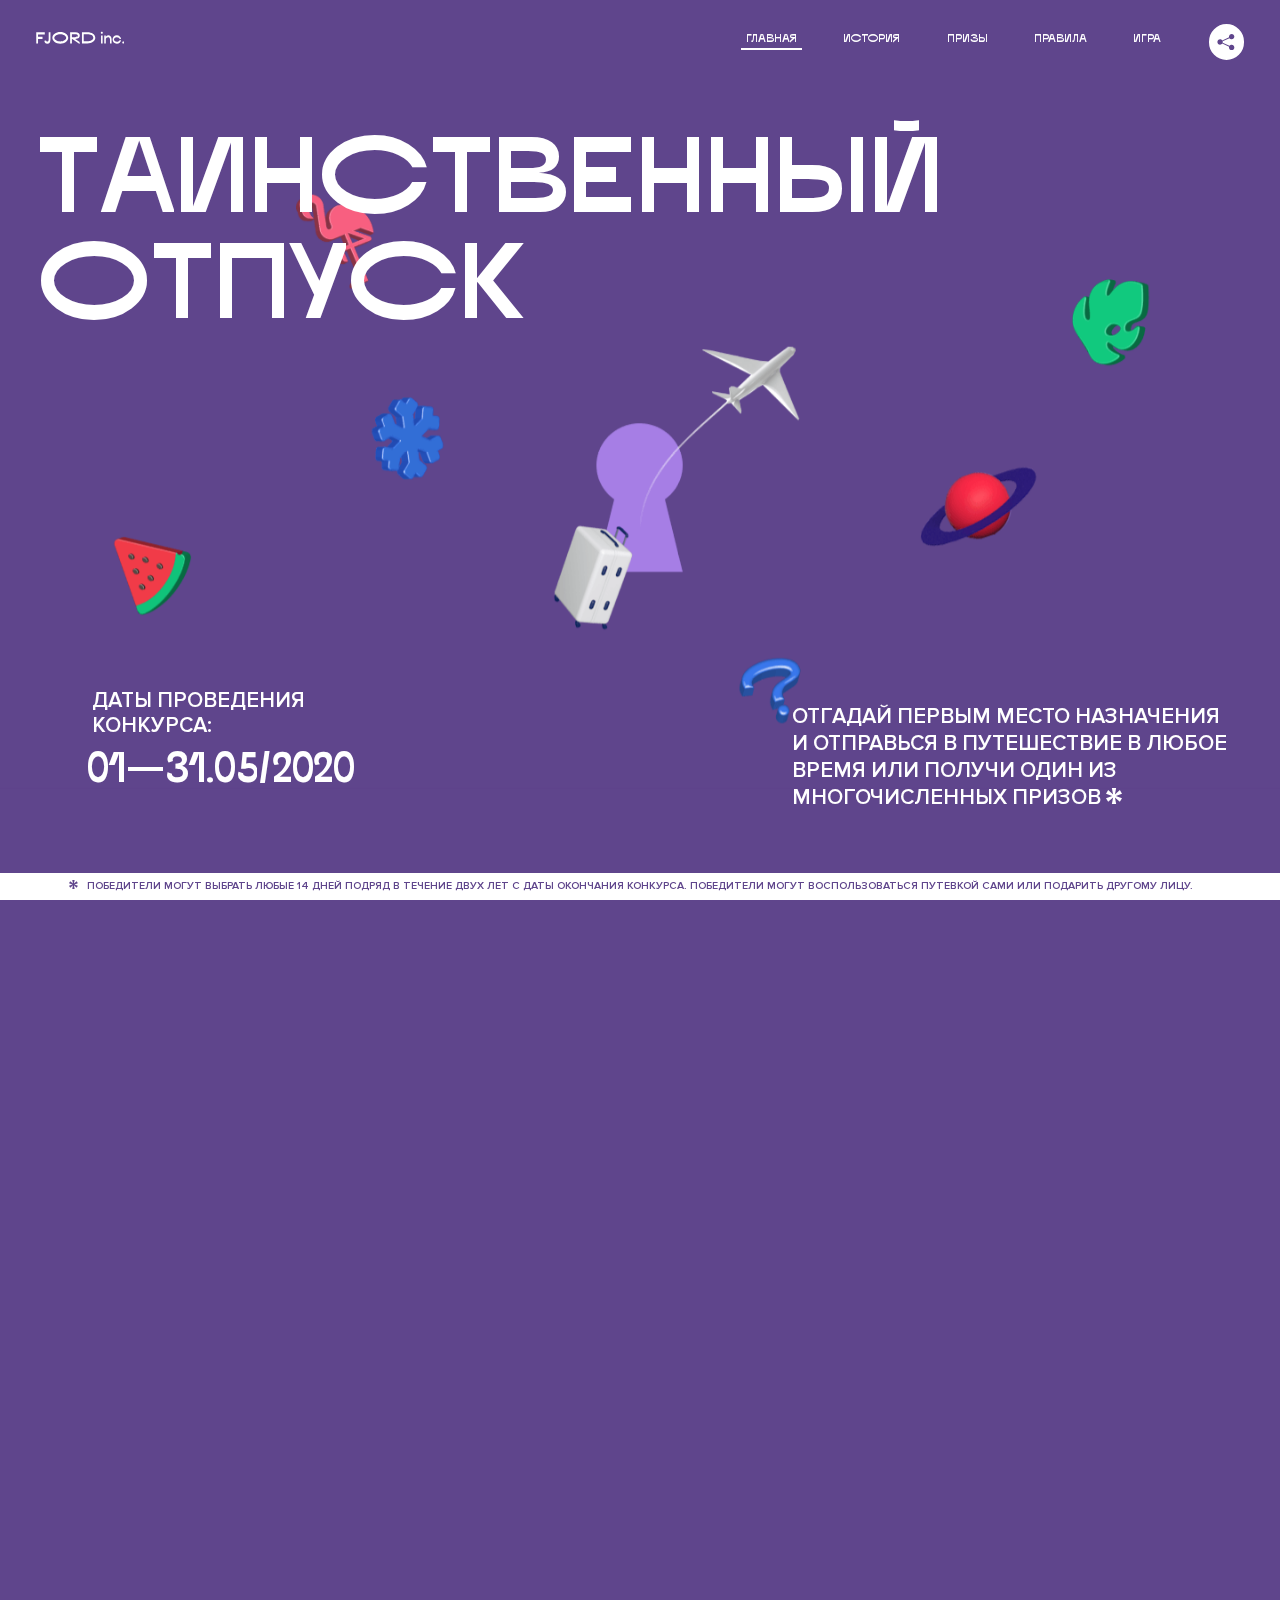
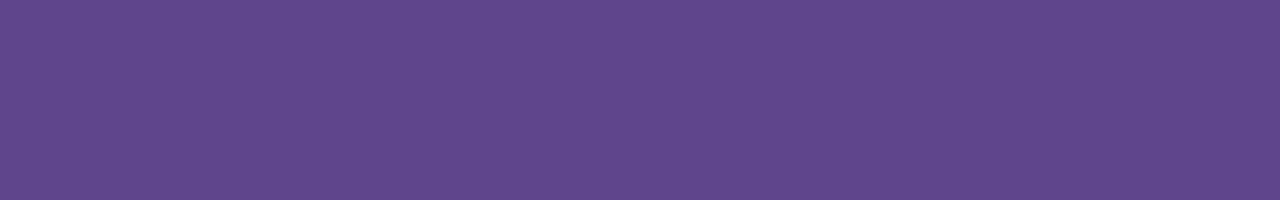
<file: 7/index.html>
<!DOCTYPE html>
<html lang="ru">

<head>
  <meta charset="UTF-8">
  <meta name="description" content="">
  <meta name="viewport" content="width=device-width, initial-scale=1.0">
  <meta http-equiv="X-UA-Compatible" content="ie=edge">
  <title>Mysterious Vacation</title>
<link href="css/style.min.css" rel="stylesheet">  <base href="https://htmlacademy-animation.github.io/174509-magic-vacation-1/7/">
</head>

<body class="js-body">

  <header class="page-header js-header">
    <div class="page-header__wrapper">
      <a href="#" class="page-header__logo js-logo" aria-label="Перейти на страницу FJORD.Inc">
        <svg width="100" height="15" viewBox="0 0 100 15" fill="none" xmlns="http://www.w3.org/2000/svg">
          <path d="M0.26 1.4V14H2.276V8.906H7.334V6.44H2.276V3.848H9.872V1.4H0.26ZM12.733 14.36C15.127 14.36 16.243 12.65 16.243 9.5V1.4H14.263V8.96C14.263 11.21 13.723 11.876 12.733 11.876C11.833 11.876 11.473 11.3 11.347 10.58L9.36702 10.94C9.63702 13.046 10.663 14.36 12.733 14.36ZM18.3918 7.7C18.3918 11.372 22.3878 14.36 27.3198 14.36C32.2518 14.36 36.2478 11.372 36.2478 7.7C36.2478 4.028 32.2518 1.04 27.3198 1.04C22.3878 1.04 18.3918 4.028 18.3918 7.7ZM20.6058 7.7C20.6058 5.378 23.6118 3.524 27.3198 3.524C30.9918 3.524 33.9798 5.378 33.9798 7.7C33.9798 10.004 30.9918 11.858 27.3198 11.858C23.6118 11.858 20.6058 10.004 20.6058 7.7ZM40.403 14V8.906H40.799L49.079 14.702V12.38L44.039 8.906H44.201C47.999 8.906 49.277 7.304 49.277 5.162C49.277 3.092 47.999 1.4 44.201 1.4H38.387V14H40.403ZM43.535 3.722C45.785 3.722 47.045 4.136 47.045 5.432C47.045 6.764 45.785 7.034 43.535 7.034H40.403V3.722H43.535ZM51.6936 1.382V14H57.8676C62.7456 14 66.7236 11.534 66.7236 7.7C66.7236 3.848 62.7456 1.382 57.8676 1.382H51.6936ZM53.7096 11.624V3.722H57.5436C61.5396 3.722 64.4916 5.018 64.4916 7.7C64.4916 10.238 61.5396 11.624 57.5436 11.624H53.7096ZM73.1832 14.018H74.9832V5H73.1832V14.018ZM72.9132 1.976C72.9132 2.57 73.3992 3.092 74.0832 3.092C74.7492 3.092 75.2352 2.57 75.2352 1.976C75.2352 1.382 74.7672 0.805999 74.0832 0.805999C73.3812 0.805999 72.9132 1.382 72.9132 1.976ZM76.7867 14H78.5687V9.104C78.7487 8.006 79.5947 6.962 81.0887 6.962C82.1147 6.962 83.2667 7.448 83.2667 9.554V14H85.0487V9.014C85.0487 6.152 83.2307 4.73 81.3587 4.73C79.9187 4.73 79.0727 5.558 78.5687 6.854V5H76.7867V14ZM90.9898 14.27C93.5098 14.27 95.3818 12.506 95.7238 10.328H94.0498C93.7258 11.3 92.6998 12.02 90.9898 12.02C88.8478 12.02 87.7678 10.922 87.7678 9.59C87.7678 8.24 88.8478 6.962 90.9898 6.962C92.7538 6.962 93.7978 7.844 94.0858 8.924H95.7418C95.4358 6.71 93.6178 4.73 90.9898 4.73C88.0918 4.73 86.1298 7.124 86.1298 9.59C86.1298 12.074 88.1278 14.27 90.9898 14.27ZM97.0693 12.938C97.0693 13.658 97.5553 14.144 98.2753 14.144C98.9953 14.144 99.4813 13.658 99.4813 12.938C99.4813 12.2 98.9953 11.714 98.2753 11.714C97.5553 11.714 97.0693 12.2 97.0693 12.938Z" fill="currentColor"></path>
        </svg>
      </a>
      <button class="page-header__toggler js-menu-toggler" type="button" aria-label="Управление мобильным меню"><span>Меню</span></button>
      <nav class="page-header__nav">
        <div class="page-header__menu js-menu" id="menu">
          <ul>
            <li>
              <a class="js-menu-link" href="#top" data-href="top">главная</a>
            </li>
            <li>
              <a class="js-menu-link" href="#story" data-href="story">история</a>
            </li>
            <li>
              <a class="js-menu-link" href="#prizes" data-href="prizes">призы</a>
            </li>
            <li>
              <a class="js-menu-link" href="#rules" data-href="rules">правила</a>
            </li>
            <li>
              <a class="js-menu-link" href="#game" data-href="game">игра</a>
            </li>
          </ul>
        </div>
        <div class="page-header__social">
          <div class="social-block js-social-block">
            <button class="social-block__toggler" aria-label="Управлять блоком с социальными кнопками">
              <svg width="26" height="22" viewBox="0 0 27 22" fill="none" xmlns="http://www.w3.org/2000/svg">
                <path d="M19.6721 7.43664C21.6273 7.43664 23.213 5.85095 23.213 3.89566C23.213 1.94037 21.6273 0.354675 19.6721 0.354675C17.7168 0.354675 16.1311 1.94037 16.1311 3.89566C16.1311 4.19968 16.1728 4.49178 16.2458 4.77345L7.21751 8.95527C6.57519 8.05214 5.52303 7.46049 4.33078 7.46049C2.37549 7.46049 0.789795 9.04618 0.789795 11.0015C0.789795 12.9568 2.37549 14.5425 4.33078 14.5425C5.52303 14.5425 6.57668 13.9508 7.21751 13.0477L16.2458 17.2295C16.1743 17.5112 16.1311 17.8033 16.1311 18.1073C16.1311 20.0626 17.7168 21.6483 19.6721 21.6483C21.6273 21.6483 23.213 20.0626 23.213 18.1073C23.213 16.152 21.6273 14.5663 19.6721 14.5663C18.4798 14.5663 17.4262 15.158 16.7853 16.0611L7.75701 11.8793C7.82854 11.5976 7.87176 11.3055 7.87176 11.0015C7.87176 10.6974 7.83003 10.4053 7.75701 10.1237L16.7853 5.94186C17.4262 6.84499 18.4783 7.43664 19.6721 7.43664Z" fill="currentColor"></path>
              </svg>
            </button>
            <ul class="social-block__list">
              <li>
                <a class="social-block__link social-block__link--fb" href="#" aria-label="Мы на Facebook">
                  <svg width="8" height="17" viewBox="0 0 8 17" fill="none" xmlns="http://www.w3.org/2000/svg">
                    <path d="M4.24646 16.9899H1.09275L1.05793 8.49828H0V5.30707H1.05793V3.81124C1.05793 1.42084 2.57654 0 5.21735 0H7.41758V3.18585H5.30841C4.28262 3.18585 4.2478 3.48582 4.2478 4.24914V5.30707H7.42964L7.16716 8.49828H4.2478V16.9899H4.24646Z" fill="currentColor"></path>
                  </svg>
                </a>
              </li>
              <li>
                <a class="social-block__link social-block__link--insta" href="#" aria-label="Мы в Instagram">
                  <svg width="15" height="15" viewBox="0 0 15 15" fill="none" xmlns="http://www.w3.org/2000/svg">
                    <path d="M11.0197 0H4.19806C2.14246 0 0.471191 1.66993 0.471191 3.72285V10.5499C0.471191 12.6082 2.14112 14.2727 4.19806 14.2727H11.0197C13.0753 14.2727 14.7466 12.6082 14.7466 10.5499V3.72285C14.7466 1.67127 13.0753 0 11.0197 0ZM11.0197 12.4849H4.19806C3.13076 12.4849 2.26432 11.6158 2.26432 10.5512V3.72419C2.26432 2.65956 3.13076 1.79715 4.19806 1.79715H11.0197C12.087 1.79715 12.9535 2.6609 12.9535 3.72419V10.5512C12.9535 11.6145 12.087 12.4849 11.0197 12.4849Z" fill="currentColor"></path>
                    <path d="M7.60887 3.11084C5.38989 3.11084 3.58203 4.9187 3.58203 7.14036C3.58203 9.35532 5.38989 11.1645 7.60887 11.1645C9.83053 11.1645 11.6357 9.35666 11.6357 7.14036C11.6357 4.9187 9.83053 3.11084 7.60887 3.11084ZM7.60887 9.36871C6.37551 9.36871 5.37784 8.37372 5.37784 7.14036C5.37784 5.90699 6.37551 4.90665 7.60887 4.90665C8.83822 4.90665 9.84259 5.90833 9.84259 7.14036C9.84392 8.37238 8.83822 9.36871 7.60887 9.36871Z" fill="currentColor"></path>
                    <path d="M11.3573 2.35962C10.8256 2.35962 10.3931 2.79752 10.3931 3.32381C10.3931 3.85546 10.8256 4.29336 11.3573 4.29336C11.8862 4.29336 12.3215 3.85546 12.3215 3.32381C12.3215 2.79752 11.8862 2.35962 11.3573 2.35962Z" fill="currentColor"></path>
                  </svg>
                </a>
              </li>
              <li>
                <a class="social-block__link social-block__link--vk" href="#" aria-label="Мы ВКонтакте">
                  <svg width="17" height="10" viewBox="0 0 17 10" fill="none" xmlns="http://www.w3.org/2000/svg">
                    <path d="M14.1234 4.9002C14.1234 4.9002 16.3623 1.72708 16.5866 0.680242C16.6595 0.312285 16.4947 0.103188 16.1069 0.103188C16.1069 0.103188 14.8193 0.103188 14.168 0.103188C13.7235 0.103188 13.5587 0.293278 13.4235 0.579768C13.4235 0.579768 12.3724 2.82553 11.0969 4.24712C10.6861 4.70333 10.4781 4.84318 10.2511 4.84318C10.0646 4.84318 9.98625 4.6911 9.98625 4.27834V0.649016C9.98625 0.147997 9.92545 0.00135496 9.5066 0.00135496H6.39628C6.15578 0.00135496 6.0085 0.134417 6.0085 0.324506C6.0085 0.801084 6.73406 0.908351 6.73406 2.20231V4.87305C6.73406 5.40529 6.70569 5.61575 6.45303 5.61575C5.78016 5.61575 4.19528 3.30618 3.30623 0.678887C3.12923 0.145282 2.93737 0 2.43475 0H0.486409C0.205373 0 0 0.190085 0 0.476576C0 0.991172 0.60666 3.40801 2.99277 6.64358C4.59927 8.8201 6.70569 10 8.60269 10C9.76196 10 10.0416 9.80312 10.0416 9.31432V7.63883C10.0416 7.22607 10.2065 7.04956 10.4429 7.04956C10.7078 7.04956 11.1847 7.13238 12.2805 8.22268C13.5843 9.47862 13.6762 10 14.3896 10H16.5676C16.7919 10 17 9.89273 17 9.52342C17 9.02919 16.3623 8.15343 15.384 7.10659C14.9801 6.56755 14.3302 5.98914 14.1248 5.72301C13.8275 5.40801 13.9154 5.23014 14.1234 4.9002Z" fill="currentColor"></path>
                  </svg>
                </a>
              </li>
            </ul>
          </div>
        </div>
      </nav>
    </div>
  </header>

  <main class="page-content">

    <section class="animation-screen"></section>

    <section class="screen screen--hidden screen--intro" id="top">
      <div class="screen__wrapper">
        <div class="intro">
          <h1 class="intro__title">Таинственный отпуск</h1>
          <div class="intro__content">
            <div class="intro__info">
              <p class="intro__label">Даты проведения конкурса:</p>
              <p class="intro__date">01 — 31.05 / 2020</p>
            </div>
            <div class="intro__message js-intro-message">
              <p>
                Отгадай первым место назначения и&nbsp;отправься в&nbsp;путешествие в&nbsp;любое время или получи один
                из многочисленных призов
                <svg width="16" height="16" viewBox="0 0 10 10" fill="none" xmlns="http://www.w3.org/2000/svg">
                  <path d="M0 6.35337L3.90271 4.99012L0 3.64663L1.34615 1.32374L4.44287 4.01073L3.67364 0H6.34615L5.57692 4.01073L8.65385 1.32374L10 3.64663L6.13405 4.99012L10 6.35337L8.65385 8.65651L5.57692 5.98927L6.34615 10H3.67364L4.44287 5.96952L1.34615 8.65651L0 6.35337Z" fill="currentColor"></path>
                </svg>
              </p>
            </div>
          </div>
        </div>
      </div>
      <div class="screen__footer js-footer">
        <button class="screen__footer-enlarge js-footer-toggler" type="button" aria-label="Показать сообщение">
          <svg width="10" height="10" viewBox="0 0 10 10" fill="none" xmlns="http://www.w3.org/2000/svg">
            <path d="M0 6.35337L3.90271 4.99012L0 3.64663L1.34615 1.32374L4.44287 4.01073L3.67364 0H6.34615L5.57692 4.01073L8.65385 1.32374L10 3.64663L6.13405 4.99012L10 6.35337L8.65385 8.65651L5.57692 5.98927L6.34615 10H3.67364L4.44287 5.96952L1.34615 8.65651L0 6.35337Z" fill="currentColor"></path>
          </svg>
        </button>
        <button class="screen__footer-collapse js-footer-toggler" type="button" aria-label="Скрыть сообщение">
          <svg width="13" height="13" viewBox="0 0 13 13" fill="none" xmlns="http://www.w3.org/2000/svg">
            <line x1="12.3536" y1="0.353553" x2="0.738349" y2="11.9688" stroke="currentColor"></line>
            <line x1="0.738319" y1="0.539925" x2="12.3535" y2="12.1551" stroke="currentColor"></line>
          </svg>
        </button>
        <div class="screen__footer-wrapper">
          <div class="screen__footer-announce">
            <p class="screen__footer-label">Даты проведения конкурса:</p>
            <p class="screen__footer-date">01 — 31.05 / 2020</p>
          </div>
          <div class="screen__footer-note">
            <p>
              <svg width="10" height="10" viewBox="0 0 10 10" fill="none" xmlns="http://www.w3.org/2000/svg">
                <path d="M0 6.35337L3.90271 4.99012L0 3.64663L1.34615 1.32374L4.44287 4.01073L3.67364 0H6.34615L5.57692 4.01073L8.65385 1.32374L10 3.64663L6.13405 4.99012L10 6.35337L8.65385 8.65651L5.57692 5.98927L6.34615 10H3.67364L4.44287 5.96952L1.34615 8.65651L0 6.35337Z" fill="currentColor"></path>
              </svg>
              <span>Победители могут выбрать любые 14 дней подряд в&nbsp;течение двух лет с&nbsp;даты окончания
                конкурса. Победители могут воспользоваться путевкой сами или подарить другому лицу.</span>
            </p>
          </div>
        </div>
      </div>
    </section>

    <section class="screen screen--hidden screen--story" id="story">

      <div class="slider swiper-container js-slider">

        <div class="swiper-wrapper">

          <div class="slider__item swiper-slide">
            <h2 class="slider__item-title">История</h2>
            <p class="slider__item-text">Джеймс Таргет был основателем компании &laquo;Fjord Inc.&raquo;. С&nbsp;1965
              года &laquo;Fjord Inc.&raquo; прославилась надёжными и&nbsp;удобными чемоданами и&nbsp;аксессуарами для
              туристов.</p>
          </div>

          <div class="slider__item swiper-slide">
            <p class="slider__item-text">Когда Джеймсу было 7&nbsp;лет, в&nbsp;их&nbsp;доме гостил дядюшка
              и&nbsp;развлекал детей рассказами о&nbsp;своей поездке в&nbsp;место, показавшееся малышу Таргету
              невероятным. Тогда Джеймс решил, что однажды посетит его, но&nbsp;не&nbsp;будет рассказывать о&nbsp;мечте,
              пока не&nbsp;осуществит.</p>
          </div>

          <div class="slider__item swiper-slide">
            <p class="slider__item-text">Джеймс Таргет стал увлеченным путешественником. Он&nbsp;посетил
              5&nbsp;континентов, 126&nbsp;стран.</p>
          </div>

          <div class="slider__item swiper-slide">
            <p class="slider__item-text">Он&nbsp;сплавлялся по&nbsp;Амазонке и&nbsp;погружался в&nbsp;пещеры Франции,
              медитировал в&nbsp;горах Тибета и&nbsp;пожимал руку вождя племени Акугауа.</p>
          </div>

          <div class="slider__item swiper-slide">
            <p class="slider__item-text">Из&nbsp;своих поездок Джеймс Таргет привозил идеи, как сделать свои чемоданы
              &laquo;Fjord Inc.&raquo; удобными и&nbsp;приспособленными к&nbsp;разным дорожным условиям.</p>
          </div>

          <div class="slider__item swiper-slide">
            <p class="slider__item-text">Всё это время Джеймс не&nbsp;оставлял идею поездки своей мечты. Однако, как
              только он&nbsp;брался за&nbsp;планирование, возникали препятствия, не&nbsp;позволяющие отправиться туда.
            </p>
          </div>

          <div class="slider__item swiper-slide">
            <p class="slider__item-text">В&nbsp;возрасте 67&nbsp;лет Джеймс Таргет попал под лавину и&nbsp;погиб.
              В&nbsp;своём завещании он&nbsp;поручил отправить в&nbsp;заветное путешествие трёх смельчаков, единых
              с&nbsp;ним духом.</p>
          </div>

          <div class="slider__item swiper-slide">
            <p class="slider__item-text">Тех, кто сможет узнать таинственное место, задавая вопросы специально
              обученному ИИ&nbsp;&laquo;Соне&raquo;, ждет фантастическое путешествие.</p>
          </div>
        </div>
        <div class="slider__controls">
          <button class="slider__control slider__control--prev js-control-prev" type="button" aria-label="Показать предыдущую историю">
            <svg width="12" height="22" viewBox="0 0 12 22" fill="none" xmlns="http://www.w3.org/2000/svg">
              <path d="M11 1L1 11L11 21" stroke="currentColor" stroke-width="2" stroke-linejoin="round"></path>
            </svg>
          </button>
          <button class="slider__control slider__control--next js-control-next" type="button" aria-label="Показать следующую историю">
            <svg width="12" height="22" viewBox="0 0 12 22" fill="none" xmlns="http://www.w3.org/2000/svg">
              <path d="M1 1L11 11L1 21" stroke="currentColor" stroke-width="2" stroke-linejoin="round"></path>
            </svg>
          </button>
        </div>
        <div class="slider__pagination swiper-pagination"></div>
      </div>
    </section>

    <section class="screen screen--hidden screen--prizes" id="prizes">
      <div class="screen__wrapper">
        <div class="prizes">
          <h2 class="prizes__title">ПРизы</h2>
          <div class="prizes__lead">
            <p>Найди ответ и&nbsp;получи один из&nbsp;призов:</p>
          </div>
          <ul class="prizes__list">
            <li class="prizes__item prizes__item--journeys">
              <div class="prizes__icon">
                <picture>
                  <source srcset="img/prize1-mob.svg" media="(orientation: portrait)">
                  <img src="img/prize1.svg" alt="">
                </picture>
              </div>
              <p class="prizes__desc">
                <b>3</b>
                <span>загадочных путешествия</span>
              </p>
            </li>
            <li class="prizes__item prizes__item--cases">
              <div class="prizes__icon">
                <picture>
                  <source srcset="img/prize2-mob.svg" media="(orientation: portrait)">
                  <img src="img/prize2.svg" alt="">
                </picture>
              </div>
              <p class="prizes__desc">
                <b>7</b>
                <span>надежных чемоданов</span>
              </p>
            </li>
            <li class="prizes__item prizes__item--codes">
              <div class="prizes__icon">
                <picture>
                  <source srcset="img/prize3-mob.svg" media="(orientation: portrait)">
                  <img src="img/prize3.svg" alt="">
                </picture>
              </div>
              <p class="prizes__desc">
                <b>900</b>
                <span>
                  промокодов на&nbsp;скидку 15%
                  <svg width="10" height="10" viewBox="0 0 10 10" fill="none" xmlns="http://www.w3.org/2000/svg">
                    <path d="M0 6.35337L3.90271 4.99012L0 3.64663L1.34615 1.32374L4.44287 4.01073L3.67364 0H6.34615L5.57692 4.01073L8.65385 1.32374L10 3.64663L6.13405 4.99012L10 6.35337L8.65385 8.65651L5.57692 5.98927L6.34615 10H3.67364L4.44287 5.96952L1.34615 8.65651L0 6.35337Z" fill="currentColor"></path>
                  </svg>
                </span>
              </p>
            </li>
          </ul>
        </div>
      </div>
      <div class="screen__footer js-footer">
        <button class="screen__footer-enlarge js-footer-toggler" type="button" aria-label="Показать сообщение">
          <svg width="10" height="10" viewBox="0 0 10 10" fill="none" xmlns="http://www.w3.org/2000/svg">
            <path d="M0 6.35337L3.90271 4.99012L0 3.64663L1.34615 1.32374L4.44287 4.01073L3.67364 0H6.34615L5.57692 4.01073L8.65385 1.32374L10 3.64663L6.13405 4.99012L10 6.35337L8.65385 8.65651L5.57692 5.98927L6.34615 10H3.67364L4.44287 5.96952L1.34615 8.65651L0 6.35337Z" fill="currentColor"></path>
          </svg>
        </button>
        <button class="screen__footer-collapse js-footer-toggler" type="button" aria-label="Скрыть сообщение">
          <svg width="13" height="13" viewBox="0 0 13 13" fill="none" xmlns="http://www.w3.org/2000/svg">
            <line x1="12.3536" y1="0.353553" x2="0.738349" y2="11.9688" stroke="currentColor"></line>
            <line x1="0.738319" y1="0.539925" x2="12.3535" y2="12.1551" stroke="currentColor"></line>
          </svg>
        </button>
        <div class="screen__footer-wrapper">
          <div class="screen__footer-announce">
            <p class="screen__footer-label">Даты проведения конкурса:</p>
            <p class="screen__footer-date">01 — 31.05 / 2020</p>
          </div>
          <div class="screen__footer-note">
            <p>
              <svg width="10" height="10" viewBox="0 0 10 10" fill="none" xmlns="http://www.w3.org/2000/svg">
                <path d="M0 6.35337L3.90271 4.99012L0 3.64663L1.34615 1.32374L4.44287 4.01073L3.67364 0H6.34615L5.57692 4.01073L8.65385 1.32374L10 3.64663L6.13405 4.99012L10 6.35337L8.65385 8.65651L5.57692 5.98927L6.34615 10H3.67364L4.44287 5.96952L1.34615 8.65651L0 6.35337Z" fill="currentColor"></path>
              </svg>
              <span>Скидка&nbsp;15% на&nbsp;единоразовое приобретение путёвки с&nbsp;1&nbsp;июня 2020
                по&nbsp;31&nbsp;мая 2022&nbsp;года. Суммируется с&nbsp;другими акциями</span>
            </p>
          </div>
        </div>
      </div>
    </section>

    <section class="screen screen--hidden screen--rules" id="rules">
      <div class="screen__wrapper">
        <div class="rules">
          <h2 class="rules__title">Правила</h2>
          <div class="rules__lead">
            <p>Для того чтобы получить наследство Джеймса Таргета, тебе нужно выведать у&nbsp;&laquo;Сони&raquo;, куда
              предстоит отправиться тебе в&nbsp;случае победы</p>
          </div>
          <ol class="rules__list">
            <li class="rules__item">
              <p>Тебе отводится <br>5&nbsp;минут</p>
            </li>
            <li class="rules__item">
              <p>Задавай любые вопросы в&nbsp;текстовом поле</p>
            </li>
            <li class="rules__item">
              <p>Нажимай кнопку &laquo;Узнать&raquo;, чтобы получить ответ</p>
            </li>
            <li class="rules__item">
              <p>&laquo;Соня&raquo; может отвечать только&nbsp;Да или Нет</p>
            </li>
          </ol>
          <div class="rules__btn">
            <a href="#game" class="rules__link btn"><span>Погнали!</span></a>
          </div>
        </div>
      </div>
      <div class="screen__disclaimer">
        <div class="disclaimer">
          <ul>
            <li>
              <a href="#">Правовая информация</a>
            </li>
            <li>
              <a href="#">Подробные правила</a>
            </li>
          </ul>
        </div>
      </div>
    </section>

    <section class="screen screen--hidden screen--game" id="game">
      <div class="screen__wrapper">
        <div class="game">
          <div class="game__header">
            <h2 class="game__title">Игра</h2>
            <div class="game__counter">
              <span>05</span>:<span>00</span>
            </div>
          </div>
          <div class="game__body">
            <div class="chat">
              <div class="chat__body js-chat">
                <ul class="chat__list" id="messages"></ul>
              </div>
              <div class="chat__footer">
                <form action="#" method="post" class="form" id="message-form">
                  <div class="form__field-wrap">
                    <label for="message-field" class="visually-hidden">Поле для ввода вопроса</label>
                    <input type="text" class="form__field js-form-field" id="message-field">
                  </div>
                  <button class="form__button btn">
                    <span>Узнать</span>
                    <svg width="18" height="19" viewBox="0 0 18 19" fill="none" xmlns="http://www.w3.org/2000/svg">
                      <path stroke="currentColor" stroke-width="2" d="M9 19V1"></path>
                      <path d="M1 9l8-8 8 8" stroke="currentColor" stroke-width="2" stroke-linejoin="round"></path>
                    </svg>
                  </button>
                </form>
              </div>
            </div>
          </div>
          <!-- временные кнопки для показа результата -->
          <div class="game__buttons">
            <button class="game__button btn js-show-result" type="button" data-target="result">Положительный
              результат</button>
            <button class="game__button btn js-show-result" type="button" data-target="result2">Положительный результат
              - 2</button>
            <button class="game__button btn js-show-result" type="button" data-target="result3">Отрицательный
              результат</button>
          </div>
        </div>
      </div>
    </section>

    <section class="screen screen--hidden screen--result" id="result">
      <div class="screen__wrapper">
        <div class="result result--trip">
          <div class="result__image">
            <picture>
              <source srcset="img/result1-mob.png 1x, img/result1-mob@2x.png 2x" media="(max-width: 768px) and (orientation: portrait)">
              <img src="img/result1.png" srcset="img/result1@2x.png 2x" alt="">
            </picture>
          </div>
          <h2 class="result__title">
            <span class="visually-hidden">Победа!</span>
            <svg xmlns="http://www.w3.org/2000/svg" viewBox="0 0 568.85 109.24">
              <path d="M16,24.44V92H2.6V8H75V92H61.52V24.44H16Z" transform="translate(-2.1 -1.5)" fill="none" stroke="currentColor"></path>
              <path d="M148.76,5.6c32.88,0,59.52,19.92,59.52,44.4s-26.64,44.4-59.52,44.4S89.24,74.48,89.24,50,115.88,5.6,148.76,5.6Zm0,72.12c24.48,0,44.4-12.36,44.4-27.72s-19.92-27.84-44.4-27.84C124,22.16,104,34.52,104,50S124,77.72,148.76,77.72Z" transform="translate(-2.1 -1.5)" fill="none" stroke="currentColor"></path>
              <path d="M287.36,8V24.44H236v14.4h25.32c25.44,0,34,11.16,34,26.52,0,15.6-8.52,26.64-34,26.64H222.56V8h64.8ZM256.88,76.52c15.12,0,23.52-2,23.52-11.52S272,54.44,256.88,54.44H236V76.52h20.88Z" transform="translate(-2.1 -1.5)" fill="none" stroke="currentColor"></path>
              <path d="M371.47,8V24.44H320.84V41.6h33.6V58h-33.6V75.56h50.64V92H307.4V8h64.08Z" transform="translate(-2.1 -1.5)" fill="none" stroke="currentColor"></path>
              <path d="M382.39,110.24V75.56h7.44c4.56-4.68,7.8-18.36,8.76-56L399,8h48.6V75.56h10v34.68H442.87V92H397v18.24H382.39Zm51.72-34.68V24.44H411.55v3.12c-0.48,22.44-3.24,37.68-7.2,48h29.76Z" transform="translate(-2.1 -1.5)" fill="none" stroke="currentColor"></path>
              <path d="M463.75,92l28-84h27.12l28.08,84H533.47l-7.8-23.52h-37.8L480.07,92H463.75Zm56.64-40L507,11.84,493.51,52h26.88Z" transform="translate(-2.1 -1.5)" fill="none" stroke="currentColor"></path>
              <path d="M554.12,70.4L555.55,2H569l1.44,68.4H554.12Zm8.28,6.36c4.8,0,8,3.24,8,8.16a8,8,0,1,1-16.08,0C554.35,80,557.59,76.76,562.39,76.76Z" transform="translate(-2.1 -1.5)" fill="none" stroke="currentColor"></path>
            </svg>
          </h2>
          <div class="result__text">
            <p>ты&nbsp;отправляешься в&nbsp;Арктику!</p>
          </div>
          <div class="result__form">
            <form action="#" method="post" class="form form--result">
              <label for="email-field" class="form__label">зарегистрируй результат</label>
              <input type="email" class="form__field" id="email-field" placeholder="e-mail для регистации результата и получения приза" required="">
              <button class="form__button btn result__prize-btn">
                <span>отправить</span>
                <svg width="18" height="19" viewBox="0 0 18 19" fill="none" xmlns="http://www.w3.org/2000/svg">
                  <path stroke="currentColor" stroke-width="2" d="M9 19V1"></path>
                  <path d="M1 9l8-8 8 8" stroke="currentColor" stroke-width="2" stroke-linejoin="round"></path>
                </svg>
              </button>
            </form>
          </div>
        </div>
      </div>
    </section>

    <section class="screen screen--hidden screen--result" id="result2">
      <div class="screen__wrapper">
        <div class="result result--prize">
          <div class="result__picture-box">
            <div class="result__picture">

                <picture class="result__leaf-blue-1">
                  <img src="img/leaf-blue-1.png" alt="">
                </picture>

                <picture class="result__leaf-blue-2">
                  <img src="img/leaf-blue-2.png" alt="">
                </picture>

                <picture class="result__leaf-green">
                  <img src="img/leaf-green.png" alt="">
                </picture>

              <picture class="result__suitcase">
                <source srcset="img/suitcase-mob.png 1x, img/suitcase-mob@2x.png 2x" media="(max-width: 768px) and (orientation: portrait)">
                <img src="img/suitcase.png" srcset="img/suitcase@2x.png 2x" alt="">
              </picture>
              <div class="result__flamingo-box">
                <picture class="result__flamingo">
                  <source srcset="img/flamingo-mob.png 1x, img/flamingo-mob@2x.png 2x" media="(max-width: 768px) and (orientation: portrait)">
                  <img src="img/flamingo.png" srcset="img/flamingo@2x.png 2x" alt="">
                </picture>
              </div>
            </div>
          </div>

          <h2 class="result__title">
            <span class="visually-hidden">ПОбеда!</span>
            <svg xmlns="http://www.w3.org/2000/svg" viewBox="0 0 568.85 109.24">
              <path d="M16,24.44V92H2.6V8H75V92H61.52V24.44H16Z" transform="translate(-2.1 -1.5)" fill="none" stroke="currentColor"></path>
              <path d="M148.76,5.6c32.88,0,59.52,19.92,59.52,44.4s-26.64,44.4-59.52,44.4S89.24,74.48,89.24,50,115.88,5.6,148.76,5.6Zm0,72.12c24.48,0,44.4-12.36,44.4-27.72s-19.92-27.84-44.4-27.84C124,22.16,104,34.52,104,50S124,77.72,148.76,77.72Z" transform="translate(-2.1 -1.5)" fill="none" stroke="currentColor"></path>
              <path d="M287.36,8V24.44H236v14.4h25.32c25.44,0,34,11.16,34,26.52,0,15.6-8.52,26.64-34,26.64H222.56V8h64.8ZM256.88,76.52c15.12,0,23.52-2,23.52-11.52S272,54.44,256.88,54.44H236V76.52h20.88Z" transform="translate(-2.1 -1.5)" fill="none" stroke="currentColor"></path>
              <path d="M371.47,8V24.44H320.84V41.6h33.6V58h-33.6V75.56h50.64V92H307.4V8h64.08Z" transform="translate(-2.1 -1.5)" fill="none" stroke="currentColor"></path>
              <path d="M382.39,110.24V75.56h7.44c4.56-4.68,7.8-18.36,8.76-56L399,8h48.6V75.56h10v34.68H442.87V92H397v18.24H382.39Zm51.72-34.68V24.44H411.55v3.12c-0.48,22.44-3.24,37.68-7.2,48h29.76Z" transform="translate(-2.1 -1.5)" fill="none" stroke="currentColor"></path>
              <path d="M463.75,92l28-84h27.12l28.08,84H533.47l-7.8-23.52h-37.8L480.07,92H463.75Zm56.64-40L507,11.84,493.51,52h26.88Z" transform="translate(-2.1 -1.5)" fill="none" stroke="currentColor"></path>
              <path d="M554.12,70.4L555.55,2H569l1.44,68.4H554.12Zm8.28,6.36c4.8,0,8,3.24,8,8.16a8,8,0,1,1-16.08,0C554.35,80,557.59,76.76,562.39,76.76Z" transform="translate(-2.1 -1.5)" fill="none" stroke="currentColor"></path>
            </svg>
          </h2>
          <div class="result__text">
            <p>чемодан &laquo;Fjord&nbsp;Inc.&raquo;&nbsp;твой</p>
          </div>
          <div class="result__form">
            <form action="#" method="post" class="form form--result">
              <div class="form__field-wrap">
                <label for="email-field2" class="form__label">зарегистрируй результат</label>

                <input type="email" class="form__field" id="email-field2" placeholder="e-mail для регистации результата и получения приза" required="">

              </div>

              <button class="form__button btn result__prize-btn">
                <span>отправить</span>
                <svg width="18" height="19" viewBox="0 0 18 19" fill="none" xmlns="http://www.w3.org/2000/svg">
                  <path stroke="currentColor" stroke-width="2" d="M9 19V1"></path>
                  <path d="M1 9l8-8 8 8" stroke="currentColor" stroke-width="2" stroke-linejoin="round"></path>
                </svg>
              </button>
            </form>
          </div>
        </div>
      </div>
    </section>

    <section class="screen screen--hidden screen--result" id="result3">
      <div class="screen__wrapper">
        <div class="result result--negative">
          <div class="result__image">
            <picture>
              <source srcset="img/result3-mob.png 1x, img/result3-mob@2x.png 2x" media="(max-width: 768px) and (orientation: portrait)">
              <img src="img/result3.png" srcset="img/result3@2x.png 2x" alt="">
            </picture>
          </div>
          <h2 class="result__title">
            <span class="visually-hidden">Не угадал!</span>
            <svg xmlns="http://www.w3.org/2000/svg" viewBox="0 0 660.77 109.24">
              <path d="M2.66,92V8H16.1V42.2H53.3V8H66.74V92H53.3V58.64H16.1V92H2.66Z" transform="translate(-2.16 -1.5)" fill="none" stroke="currentColor"></path>
              <path d="M147.62,8V24.44H97V41.6h33.6V58H97V75.56h50.64V92H83.54V8h64.08Z" transform="translate(-2.16 -1.5)" fill="none" stroke="currentColor"></path>
              <path d="M199.22,8l20.52,42.36L235.34,8h16.44l-31,84H204.38l9.48-25.92L185.78,8h13.44Z" transform="translate(-2.16 -1.5)" fill="none" stroke="currentColor"></path>
              <path d="M273.74,24.44V92H260.3V8h50.16V24.44H273.74Z" transform="translate(-2.16 -1.5)" fill="none" stroke="currentColor"></path>
              <path d="M307.1,92l28-84h27.12l28.08,84H376.82L369,68.48h-37.8L323.42,92H307.1Zm56.64-40L350.3,11.84,336.86,52h26.88Z" transform="translate(-2.16 -1.5)" fill="none" stroke="currentColor"></path>
              <path d="M396.38,110.24V75.56h7.44c4.56-4.68,7.8-18.36,8.76-56L412.94,8h48.6V75.56h10v34.68H456.86V92H411v18.24H396.38ZM448.1,75.56V24.44H425.54v3.12c-0.48,22.44-3.24,37.68-7.2,48H448.1Z" transform="translate(-2.16 -1.5)" fill="none" stroke="currentColor"></path>
              <path d="M477.74,92l28-84h27.12L560.9,92H547.46l-7.8-23.52h-37.8L494.06,92H477.74Zm56.64-40-13.44-40.2L507.5,52h26.88Z" transform="translate(-2.16 -1.5)" fill="none" stroke="currentColor"></path>
              <path d="M568.7,76.88a13.77,13.77,0,0,0,5,1c6.6,0,10.44-6.24,12-58.32L586.22,8h46.2V92H619V24.44H598.82l-0.12,3.12C597.14,81,589,94.4,573.74,94.4a28.55,28.55,0,0,1-6.72-.84Z" transform="translate(-2.16 -1.5)" fill="none" stroke="currentColor"></path>
              <path d="M646.1,70.4L647.54,2H661l1.44,68.4H646.1Zm8.28,6.36c4.8,0,8,3.24,8,8.16a8,8,0,0,1-16.08,0C646.34,80,649.58,76.76,654.38,76.76Z" transform="translate(-2.16 -1.5)" fill="none" stroke="currentColor"></path>
            </svg>
          </h2>
          <button class="result__button js-play" type="button">
            не сдавайся!
            <span>
              <svg width="27" height="22" viewBox="0 0 27 22" fill="none" xmlns="http://www.w3.org/2000/svg">
                <path d="M10.6899 1.47998C5.42992 1.47998 1.16992 5.73998 1.16992 11C1.16992 16.26 5.42992 20.52 10.6899 20.52C15.9499 20.52 20.2099 16.26 20.2099 11V7.13998" stroke="currentColor" stroke-width="2" stroke-miterlimit="10"></path>
                <path d="M15.1099 12.5099L20.1499 7.13989L25.3099 12.6299" stroke="currentColor" stroke-width="2" stroke-miterlimit="10" stroke-linejoin="round"></path>
              </svg>
            </span>
          </button>
        </div>
      </div>
    </section>

    <section class="overlap"></section>

  </main>

<script src="js/script.js"></script></body>

</html>
</file>
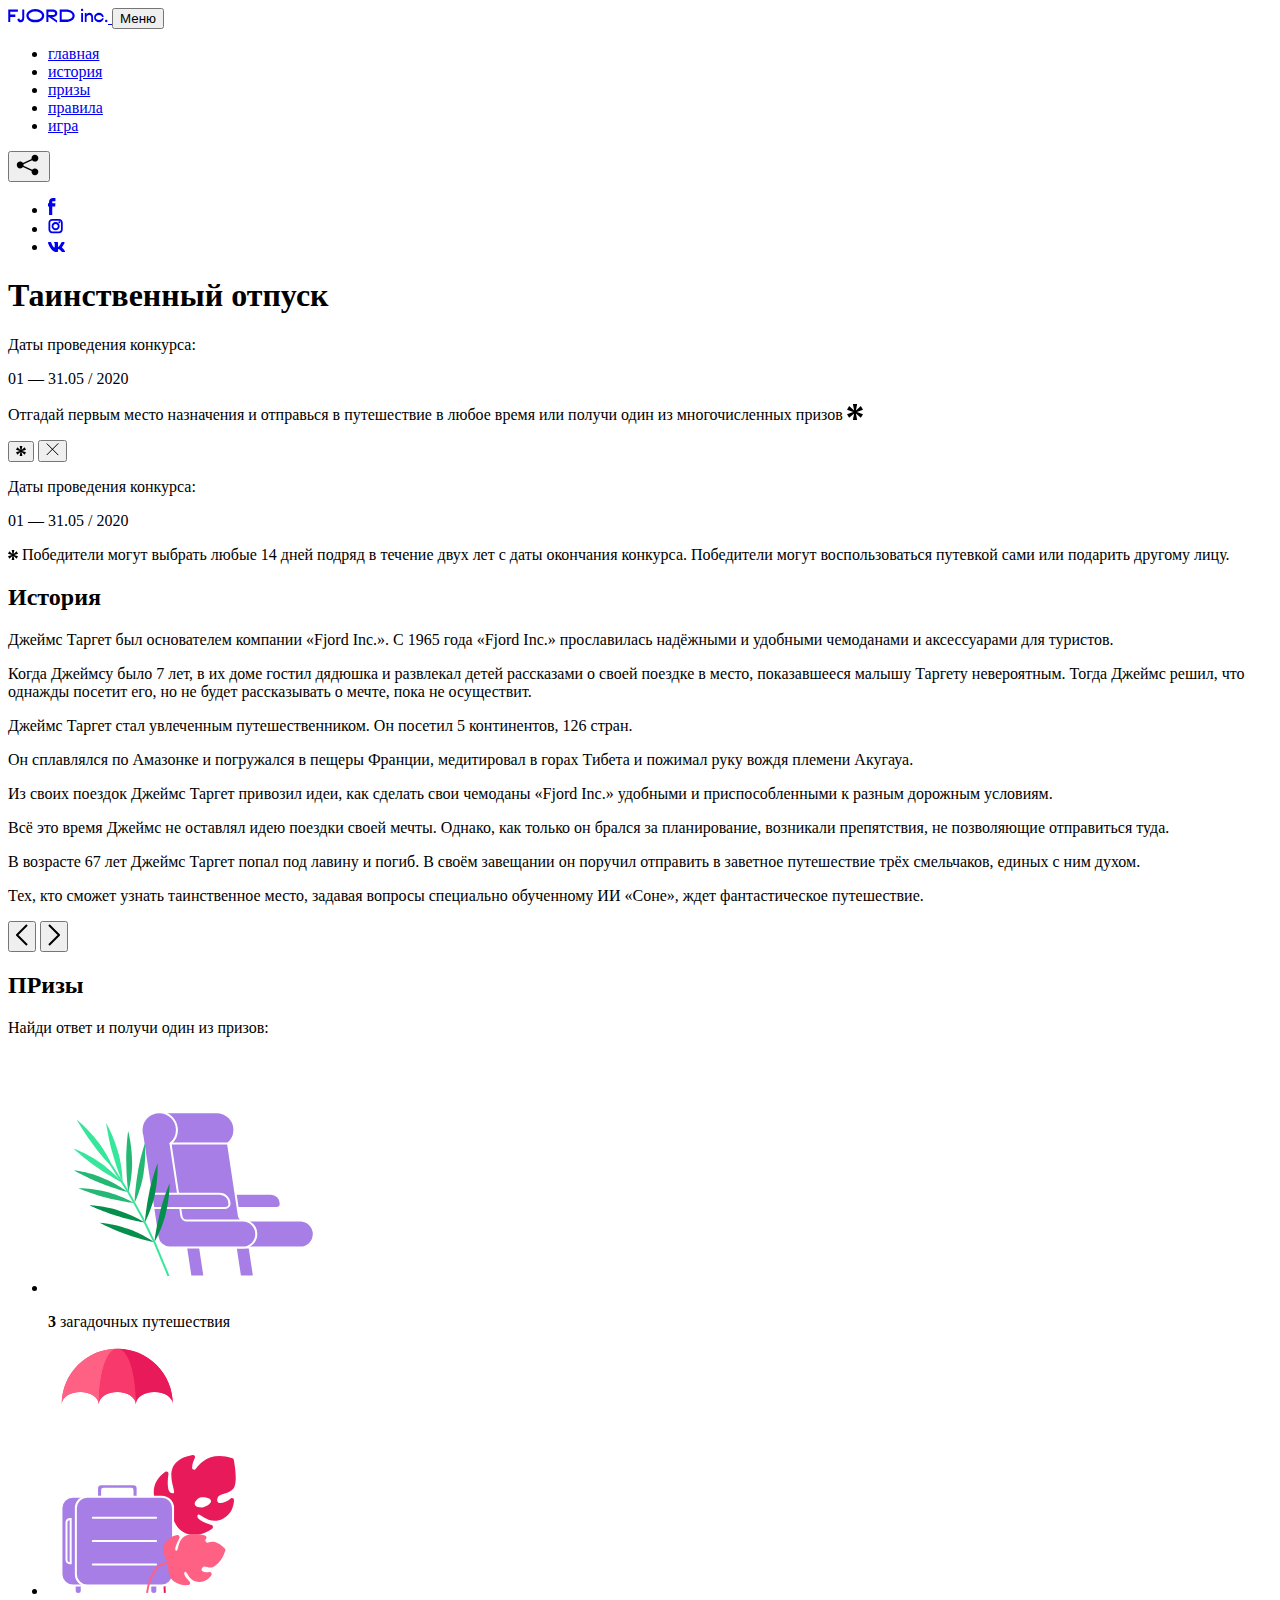
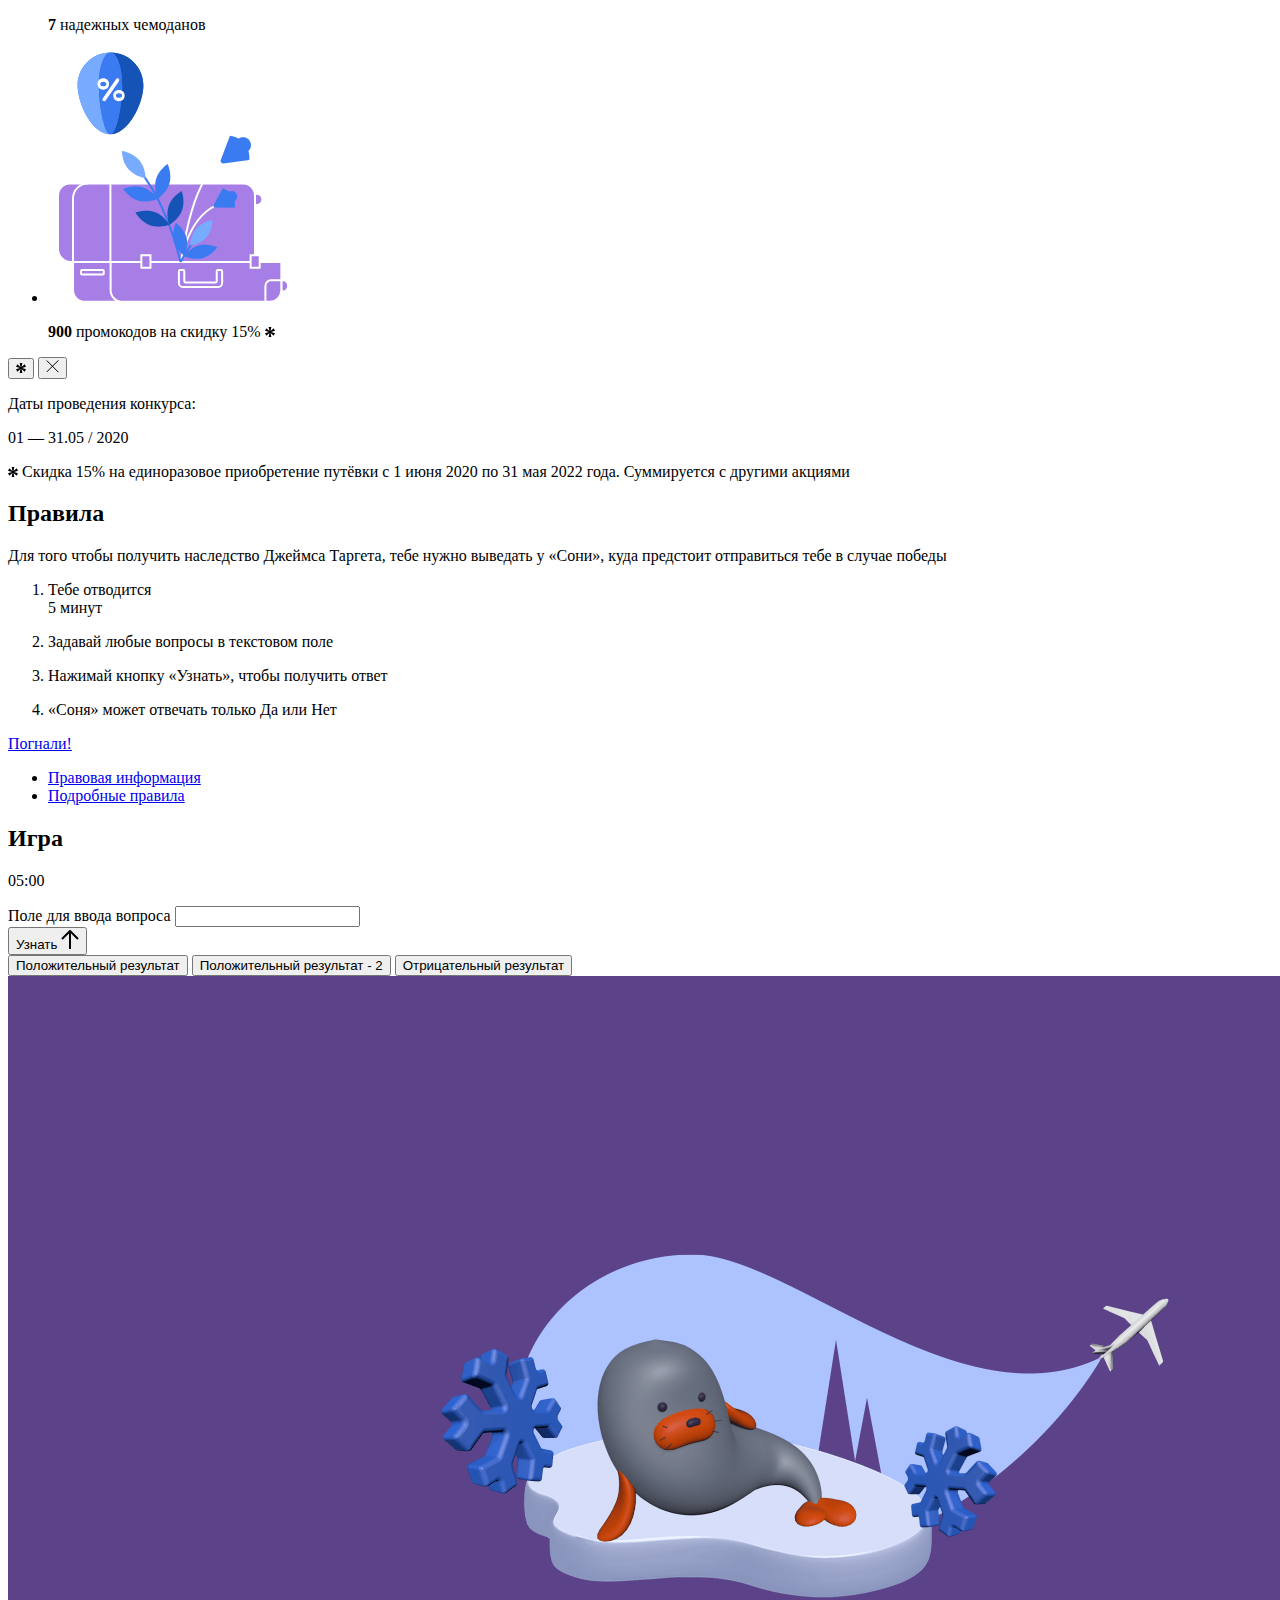
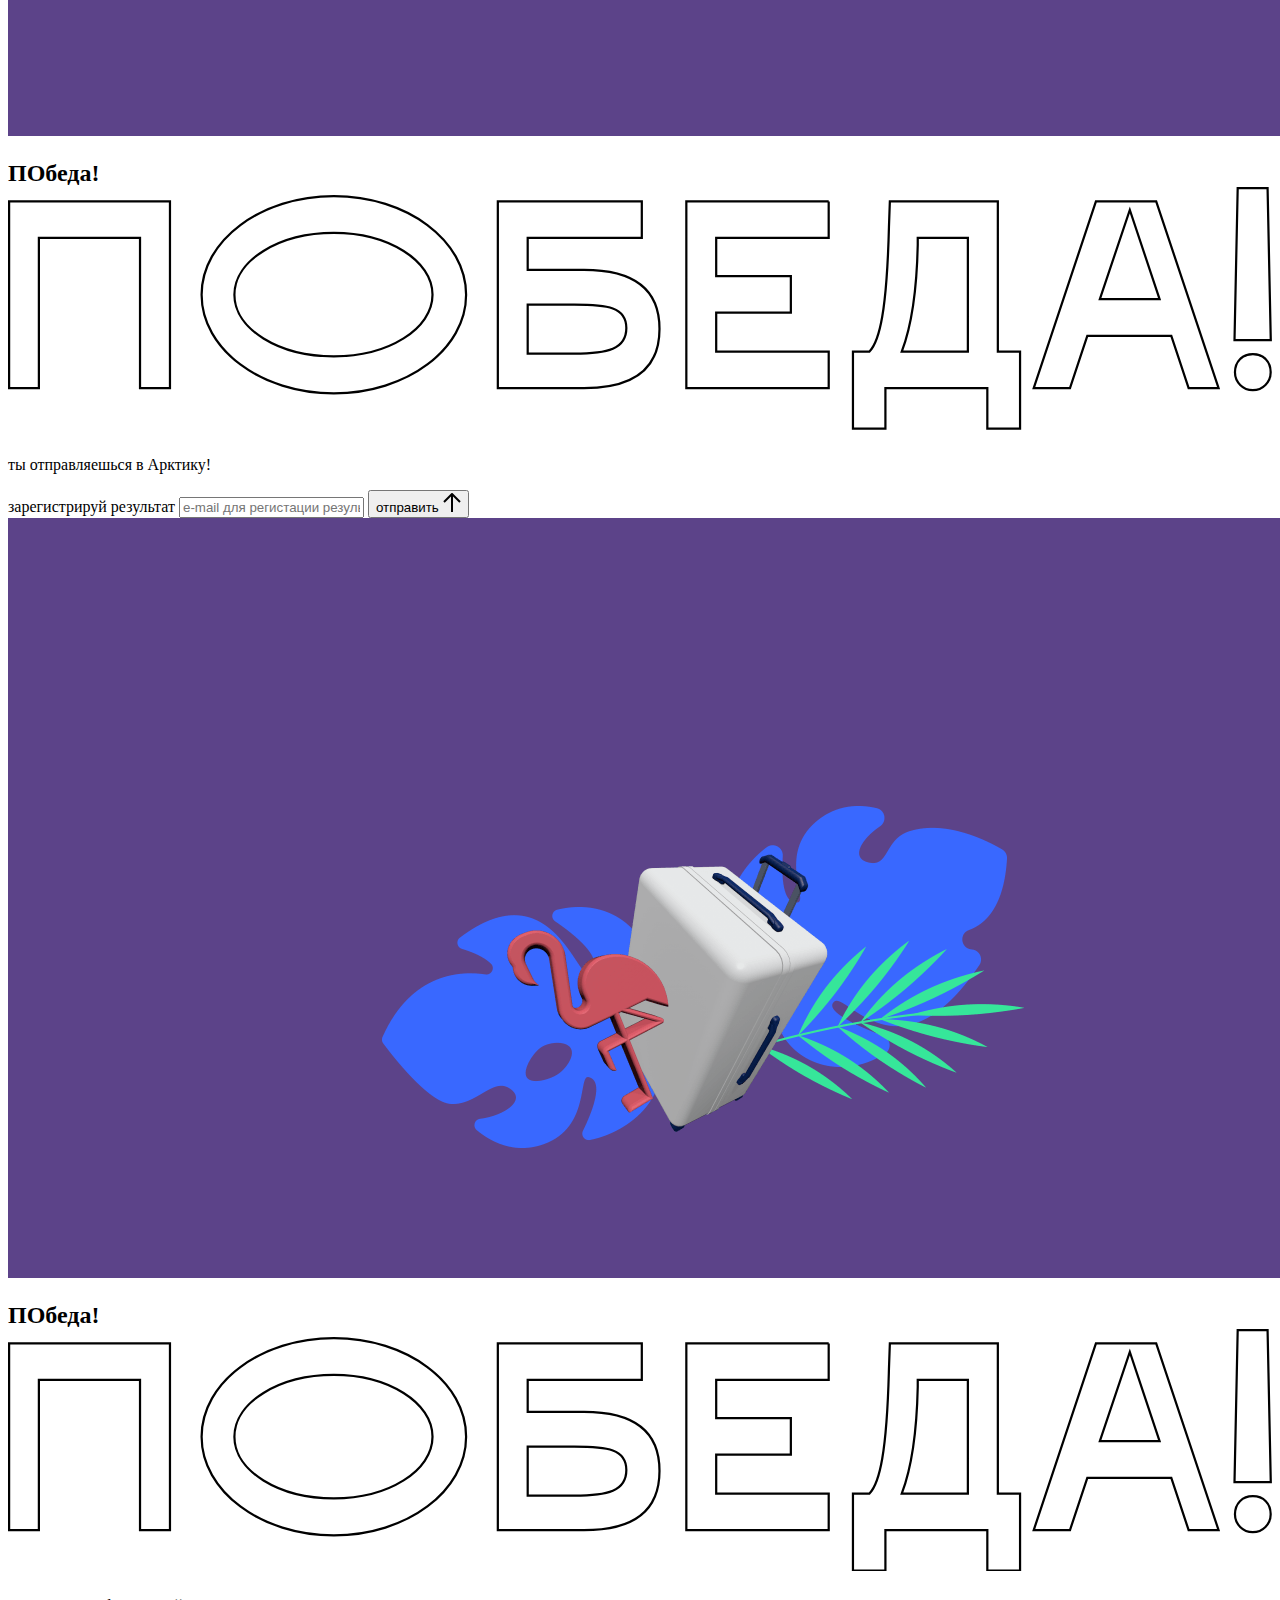
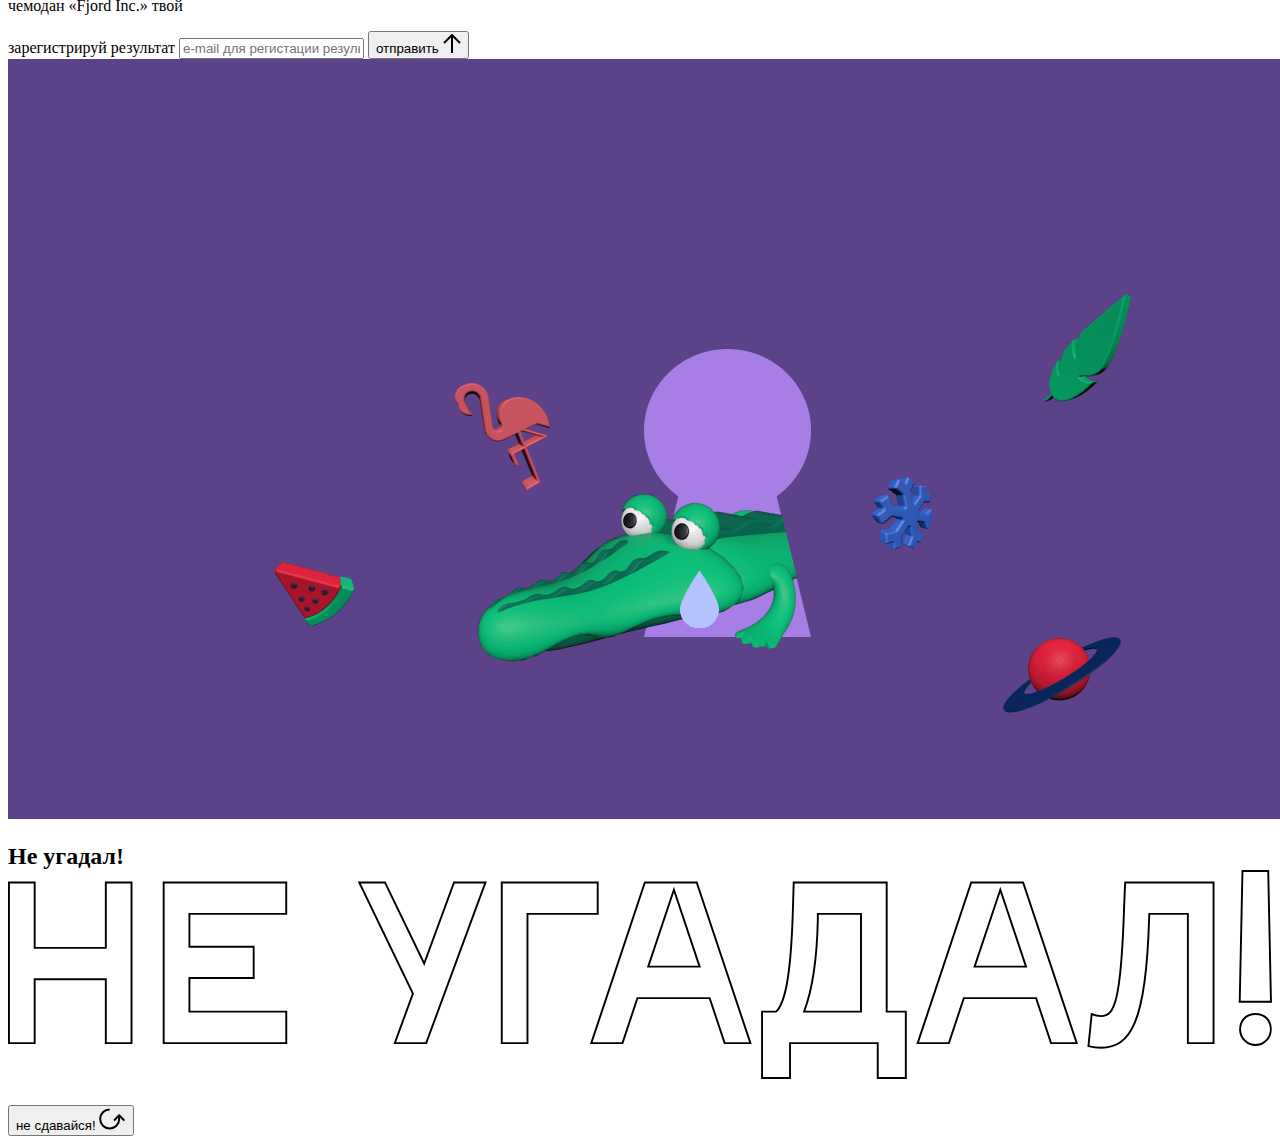
<file: source/index.html>
<!DOCTYPE html>
<html lang="ru">
<head>
  <meta charset="UTF-8">
  <meta name="description" content="">
  <meta name="viewport" content="width=device-width, initial-scale=1.0">
  <meta http-equiv="X-UA-Compatible" content="ie=edge">
  <title>Mysterious Vacation</title>
</head>
<body class="js-body">

  <header class="page-header js-header">
    <div class="page-header__wrapper">
      <a href="#" class="page-header__logo js-logo" aria-label="Перейти на страницу FJORD.Inc">
        <svg width="100" height="15" viewBox="0 0 100 15" fill="none" xmlns="http://www.w3.org/2000/svg">
          <path d="M0.26 1.4V14H2.276V8.906H7.334V6.44H2.276V3.848H9.872V1.4H0.26ZM12.733 14.36C15.127 14.36 16.243 12.65 16.243 9.5V1.4H14.263V8.96C14.263 11.21 13.723 11.876 12.733 11.876C11.833 11.876 11.473 11.3 11.347 10.58L9.36702 10.94C9.63702 13.046 10.663 14.36 12.733 14.36ZM18.3918 7.7C18.3918 11.372 22.3878 14.36 27.3198 14.36C32.2518 14.36 36.2478 11.372 36.2478 7.7C36.2478 4.028 32.2518 1.04 27.3198 1.04C22.3878 1.04 18.3918 4.028 18.3918 7.7ZM20.6058 7.7C20.6058 5.378 23.6118 3.524 27.3198 3.524C30.9918 3.524 33.9798 5.378 33.9798 7.7C33.9798 10.004 30.9918 11.858 27.3198 11.858C23.6118 11.858 20.6058 10.004 20.6058 7.7ZM40.403 14V8.906H40.799L49.079 14.702V12.38L44.039 8.906H44.201C47.999 8.906 49.277 7.304 49.277 5.162C49.277 3.092 47.999 1.4 44.201 1.4H38.387V14H40.403ZM43.535 3.722C45.785 3.722 47.045 4.136 47.045 5.432C47.045 6.764 45.785 7.034 43.535 7.034H40.403V3.722H43.535ZM51.6936 1.382V14H57.8676C62.7456 14 66.7236 11.534 66.7236 7.7C66.7236 3.848 62.7456 1.382 57.8676 1.382H51.6936ZM53.7096 11.624V3.722H57.5436C61.5396 3.722 64.4916 5.018 64.4916 7.7C64.4916 10.238 61.5396 11.624 57.5436 11.624H53.7096ZM73.1832 14.018H74.9832V5H73.1832V14.018ZM72.9132 1.976C72.9132 2.57 73.3992 3.092 74.0832 3.092C74.7492 3.092 75.2352 2.57 75.2352 1.976C75.2352 1.382 74.7672 0.805999 74.0832 0.805999C73.3812 0.805999 72.9132 1.382 72.9132 1.976ZM76.7867 14H78.5687V9.104C78.7487 8.006 79.5947 6.962 81.0887 6.962C82.1147 6.962 83.2667 7.448 83.2667 9.554V14H85.0487V9.014C85.0487 6.152 83.2307 4.73 81.3587 4.73C79.9187 4.73 79.0727 5.558 78.5687 6.854V5H76.7867V14ZM90.9898 14.27C93.5098 14.27 95.3818 12.506 95.7238 10.328H94.0498C93.7258 11.3 92.6998 12.02 90.9898 12.02C88.8478 12.02 87.7678 10.922 87.7678 9.59C87.7678 8.24 88.8478 6.962 90.9898 6.962C92.7538 6.962 93.7978 7.844 94.0858 8.924H95.7418C95.4358 6.71 93.6178 4.73 90.9898 4.73C88.0918 4.73 86.1298 7.124 86.1298 9.59C86.1298 12.074 88.1278 14.27 90.9898 14.27ZM97.0693 12.938C97.0693 13.658 97.5553 14.144 98.2753 14.144C98.9953 14.144 99.4813 13.658 99.4813 12.938C99.4813 12.2 98.9953 11.714 98.2753 11.714C97.5553 11.714 97.0693 12.2 97.0693 12.938Z" fill="currentColor"/>
        </svg>
      </a>
      <button class="page-header__toggler js-menu-toggler" type="button" aria-label="Управление мобильным меню"><span>Меню</span></button>
      <nav class="page-header__nav">
        <div class="page-header__menu js-menu" id="menu">
          <ul>
            <li>
              <a class="js-menu-link" href="#top" data-href="top">главная</a>
            </li>
            <li>
              <a class="js-menu-link" href="#story" data-href="story">история</a>
            </li>
            <li>
              <a class="js-menu-link" href="#prizes" data-href="prizes">призы</a>
            </li>
            <li>
              <a class="js-menu-link" href="#rules" data-href="rules">правила</a>
            </li>
            <li>
              <a class="js-menu-link" href="#game" data-href="game">игра</a>
            </li>
          </ul>
        </div>
        <div class="page-header__social">
          <div class="social-block js-social-block">
            <button class="social-block__toggler" aria-label="Управлять блоком с социальными кнопками">
              <svg width="26" height="22" viewBox="0 0 27 22" fill="none" xmlns="http://www.w3.org/2000/svg">
                <path d="M19.6721 7.43664C21.6273 7.43664 23.213 5.85095 23.213 3.89566C23.213 1.94037 21.6273 0.354675 19.6721 0.354675C17.7168 0.354675 16.1311 1.94037 16.1311 3.89566C16.1311 4.19968 16.1728 4.49178 16.2458 4.77345L7.21751 8.95527C6.57519 8.05214 5.52303 7.46049 4.33078 7.46049C2.37549 7.46049 0.789795 9.04618 0.789795 11.0015C0.789795 12.9568 2.37549 14.5425 4.33078 14.5425C5.52303 14.5425 6.57668 13.9508 7.21751 13.0477L16.2458 17.2295C16.1743 17.5112 16.1311 17.8033 16.1311 18.1073C16.1311 20.0626 17.7168 21.6483 19.6721 21.6483C21.6273 21.6483 23.213 20.0626 23.213 18.1073C23.213 16.152 21.6273 14.5663 19.6721 14.5663C18.4798 14.5663 17.4262 15.158 16.7853 16.0611L7.75701 11.8793C7.82854 11.5976 7.87176 11.3055 7.87176 11.0015C7.87176 10.6974 7.83003 10.4053 7.75701 10.1237L16.7853 5.94186C17.4262 6.84499 18.4783 7.43664 19.6721 7.43664Z" fill="currentColor"/>
              </svg>
            </button>
            <ul class="social-block__list">
              <li>
                <a class="social-block__link social-block__link--fb" href="#" aria-label="Мы на Facebook">
                  <svg width="8" height="17" viewBox="0 0 8 17" fill="none" xmlns="http://www.w3.org/2000/svg">
                    <path d="M4.24646 16.9899H1.09275L1.05793 8.49828H0V5.30707H1.05793V3.81124C1.05793 1.42084 2.57654 0 5.21735 0H7.41758V3.18585H5.30841C4.28262 3.18585 4.2478 3.48582 4.2478 4.24914V5.30707H7.42964L7.16716 8.49828H4.2478V16.9899H4.24646Z" fill="currentColor"/>
                  </svg>
                </a>
              </li>
              <li>
                <a class="social-block__link social-block__link--insta" href="#" aria-label="Мы в Instagram">
                  <svg width="15" height="15" viewBox="0 0 15 15" fill="none" xmlns="http://www.w3.org/2000/svg">
                    <path d="M11.0197 0H4.19806C2.14246 0 0.471191 1.66993 0.471191 3.72285V10.5499C0.471191 12.6082 2.14112 14.2727 4.19806 14.2727H11.0197C13.0753 14.2727 14.7466 12.6082 14.7466 10.5499V3.72285C14.7466 1.67127 13.0753 0 11.0197 0ZM11.0197 12.4849H4.19806C3.13076 12.4849 2.26432 11.6158 2.26432 10.5512V3.72419C2.26432 2.65956 3.13076 1.79715 4.19806 1.79715H11.0197C12.087 1.79715 12.9535 2.6609 12.9535 3.72419V10.5512C12.9535 11.6145 12.087 12.4849 11.0197 12.4849Z" fill="currentColor"/>
                    <path d="M7.60887 3.11084C5.38989 3.11084 3.58203 4.9187 3.58203 7.14036C3.58203 9.35532 5.38989 11.1645 7.60887 11.1645C9.83053 11.1645 11.6357 9.35666 11.6357 7.14036C11.6357 4.9187 9.83053 3.11084 7.60887 3.11084ZM7.60887 9.36871C6.37551 9.36871 5.37784 8.37372 5.37784 7.14036C5.37784 5.90699 6.37551 4.90665 7.60887 4.90665C8.83822 4.90665 9.84259 5.90833 9.84259 7.14036C9.84392 8.37238 8.83822 9.36871 7.60887 9.36871Z" fill="currentColor"/>
                    <path d="M11.3573 2.35962C10.8256 2.35962 10.3931 2.79752 10.3931 3.32381C10.3931 3.85546 10.8256 4.29336 11.3573 4.29336C11.8862 4.29336 12.3215 3.85546 12.3215 3.32381C12.3215 2.79752 11.8862 2.35962 11.3573 2.35962Z" fill="currentColor"/>
                  </svg>
                </a>
              </li>
              <li>
                <a class="social-block__link social-block__link--vk" href="#" aria-label="Мы ВКонтакте">
                  <svg width="17" height="10" viewBox="0 0 17 10" fill="none" xmlns="http://www.w3.org/2000/svg">
                    <path d="M14.1234 4.9002C14.1234 4.9002 16.3623 1.72708 16.5866 0.680242C16.6595 0.312285 16.4947 0.103188 16.1069 0.103188C16.1069 0.103188 14.8193 0.103188 14.168 0.103188C13.7235 0.103188 13.5587 0.293278 13.4235 0.579768C13.4235 0.579768 12.3724 2.82553 11.0969 4.24712C10.6861 4.70333 10.4781 4.84318 10.2511 4.84318C10.0646 4.84318 9.98625 4.6911 9.98625 4.27834V0.649016C9.98625 0.147997 9.92545 0.00135496 9.5066 0.00135496H6.39628C6.15578 0.00135496 6.0085 0.134417 6.0085 0.324506C6.0085 0.801084 6.73406 0.908351 6.73406 2.20231V4.87305C6.73406 5.40529 6.70569 5.61575 6.45303 5.61575C5.78016 5.61575 4.19528 3.30618 3.30623 0.678887C3.12923 0.145282 2.93737 0 2.43475 0H0.486409C0.205373 0 0 0.190085 0 0.476576C0 0.991172 0.60666 3.40801 2.99277 6.64358C4.59927 8.8201 6.70569 10 8.60269 10C9.76196 10 10.0416 9.80312 10.0416 9.31432V7.63883C10.0416 7.22607 10.2065 7.04956 10.4429 7.04956C10.7078 7.04956 11.1847 7.13238 12.2805 8.22268C13.5843 9.47862 13.6762 10 14.3896 10H16.5676C16.7919 10 17 9.89273 17 9.52342C17 9.02919 16.3623 8.15343 15.384 7.10659C14.9801 6.56755 14.3302 5.98914 14.1248 5.72301C13.8275 5.40801 13.9154 5.23014 14.1234 4.9002Z" fill="currentColor"/>
                  </svg>
                </a>
              </li>
            </ul>
          </div>
        </div>
      </nav>
    </div>
  </header>

  <main class="page-content">

    <section class="animation-screen"></section>

    <section class="screen screen--hidden screen--intro" id="top">
      <div class="screen__wrapper">
        <div class="intro">
          <h1 class="intro__title">Таинственный отпуск</h1>
          <div class="intro__content">
            <div class="intro__info">
              <p class="intro__label">Даты проведения конкурса:</p>
              <p class="intro__date">01 — 31.05 / 2020</p>
            </div>
            <div class="intro__message js-intro-message">
              <p>
                Отгадай первым место назначения и&nbsp;отправься в&nbsp;путешествие в&nbsp;любое время или получи один из многочисленных призов
                <svg width="16" height="16" viewBox="0 0 10 10" fill="none" xmlns="http://www.w3.org/2000/svg">
                  <path d="M0 6.35337L3.90271 4.99012L0 3.64663L1.34615 1.32374L4.44287 4.01073L3.67364 0H6.34615L5.57692 4.01073L8.65385 1.32374L10 3.64663L6.13405 4.99012L10 6.35337L8.65385 8.65651L5.57692 5.98927L6.34615 10H3.67364L4.44287 5.96952L1.34615 8.65651L0 6.35337Z" fill="currentColor"/>
                </svg>
              </p>
            </div>
          </div>
        </div>
      </div>
      <div class="screen__footer js-footer">
        <button class="screen__footer-enlarge js-footer-toggler" type="button" aria-label="Показать сообщение">
          <svg width="10" height="10" viewBox="0 0 10 10" fill="none" xmlns="http://www.w3.org/2000/svg">
            <path d="M0 6.35337L3.90271 4.99012L0 3.64663L1.34615 1.32374L4.44287 4.01073L3.67364 0H6.34615L5.57692 4.01073L8.65385 1.32374L10 3.64663L6.13405 4.99012L10 6.35337L8.65385 8.65651L5.57692 5.98927L6.34615 10H3.67364L4.44287 5.96952L1.34615 8.65651L0 6.35337Z" fill="currentColor"/>
          </svg>
        </button>
        <button class="screen__footer-collapse js-footer-toggler" type="button" aria-label="Скрыть сообщение">
          <svg width="13" height="13" viewBox="0 0 13 13" fill="none" xmlns="http://www.w3.org/2000/svg">
            <line x1="12.3536" y1="0.353553" x2="0.738349" y2="11.9688" stroke="currentColor"/>
            <line x1="0.738319" y1="0.539925" x2="12.3535" y2="12.1551" stroke="currentColor"/>
          </svg>
        </button>
        <div class="screen__footer-wrapper">
          <div class="screen__footer-announce">
            <p class="screen__footer-label">Даты проведения конкурса:</p>
            <p class="screen__footer-date">01 — 31.05 / 2020</p>
          </div>
          <div class="screen__footer-note">
            <p>
              <svg width="10" height="10" viewBox="0 0 10 10" fill="none" xmlns="http://www.w3.org/2000/svg">
                <path d="M0 6.35337L3.90271 4.99012L0 3.64663L1.34615 1.32374L4.44287 4.01073L3.67364 0H6.34615L5.57692 4.01073L8.65385 1.32374L10 3.64663L6.13405 4.99012L10 6.35337L8.65385 8.65651L5.57692 5.98927L6.34615 10H3.67364L4.44287 5.96952L1.34615 8.65651L0 6.35337Z" fill="currentColor"/>
              </svg>
              <span>Победители могут выбрать любые 14 дней подряд в&nbsp;течение двух лет с&nbsp;даты окончания конкурса. Победители могут воспользоваться путевкой сами или подарить другому лицу.</span>
            </p>
          </div>
        </div>
      </div>
    </section>

    <section class="screen screen--hidden screen--story" id="story">

      <div class="slider swiper-container js-slider">

        <div class="swiper-wrapper">

          <div class="slider__item swiper-slide">
            <h2 class="slider__item-title">История</h2>
            <p class="slider__item-text">Джеймс Таргет был основателем компании &laquo;Fjord Inc.&raquo;. С&nbsp;1965 года &laquo;Fjord Inc.&raquo; прославилась надёжными и&nbsp;удобными чемоданами и&nbsp;аксессуарами для туристов.</p>
          </div>

          <div class="slider__item swiper-slide">
            <p class="slider__item-text">Когда Джеймсу было 7&nbsp;лет, в&nbsp;их&nbsp;доме гостил дядюшка и&nbsp;развлекал детей рассказами о&nbsp;своей поездке в&nbsp;место, показавшееся малышу Таргету невероятным. Тогда Джеймс решил, что однажды посетит его, но&nbsp;не&nbsp;будет рассказывать о&nbsp;мечте, пока не&nbsp;осуществит.</p>
          </div>

          <div class="slider__item swiper-slide">
            <p class="slider__item-text">Джеймс Таргет стал увлеченным путешественником. Он&nbsp;посетил 5&nbsp;континентов, 126&nbsp;стран.</p>
          </div>

          <div class="slider__item swiper-slide">
            <p class="slider__item-text">Он&nbsp;сплавлялся по&nbsp;Амазонке и&nbsp;погружался в&nbsp;пещеры Франции, медитировал в&nbsp;горах Тибета и&nbsp;пожимал руку вождя племени Акугауа.</p>
          </div>

          <div class="slider__item swiper-slide">
            <p class="slider__item-text">Из&nbsp;своих поездок Джеймс Таргет привозил идеи, как сделать свои чемоданы &laquo;Fjord Inc.&raquo; удобными и&nbsp;приспособленными к&nbsp;разным дорожным условиям.</p>
          </div>

          <div class="slider__item swiper-slide">
            <p class="slider__item-text">Всё это время Джеймс не&nbsp;оставлял идею поездки своей мечты. Однако, как только он&nbsp;брался за&nbsp;планирование, возникали препятствия, не&nbsp;позволяющие отправиться туда.</p>
          </div>

          <div class="slider__item swiper-slide">
            <p class="slider__item-text">В&nbsp;возрасте 67&nbsp;лет Джеймс Таргет попал под лавину и&nbsp;погиб. В&nbsp;своём завещании он&nbsp;поручил отправить в&nbsp;заветное путешествие трёх смельчаков, единых с&nbsp;ним духом.</p>
          </div>

          <div class="slider__item swiper-slide">
            <p class="slider__item-text">Тех, кто сможет узнать таинственное место, задавая вопросы специально обученному ИИ&nbsp;&laquo;Соне&raquo;, ждет фантастическое путешествие.</p>
          </div>
        </div>
        <div class="slider__controls">
          <button class="slider__control slider__control--prev js-control-prev" type="button" aria-label="Показать предыдущую историю">
            <svg width="12" height="22" viewBox="0 0 12 22" fill="none" xmlns="http://www.w3.org/2000/svg">
              <path d="M11 1L1 11L11 21" stroke="currentColor" stroke-width="2" stroke-linejoin="round"/>
            </svg>
          </button>
          <button class="slider__control slider__control--next js-control-next" type="button" aria-label="Показать следующую историю">
            <svg width="12" height="22" viewBox="0 0 12 22" fill="none" xmlns="http://www.w3.org/2000/svg">
              <path d="M1 1L11 11L1 21" stroke="currentColor" stroke-width="2" stroke-linejoin="round"/>
            </svg>
          </button>
        </div>
        <div class="slider__pagination swiper-pagination"></div>
      </div>
    </section>

    <section class="screen screen--hidden screen--prizes" id="prizes">
      <div class="screen__wrapper">
        <div class="prizes">
          <h2 class="prizes__title">ПРизы</h2>
          <div class="prizes__lead">
            <p>Найди ответ и&nbsp;получи один из&nbsp;призов:</p>
          </div>
          <ul class="prizes__list">
            <li class="prizes__item prizes__item--journeys">
              <div class="prizes__icon">
                <picture>
                  <source srcset="img/prize1-mob.svg" media="(orientation: portrait)">
                  <img src="img/prize1.svg" alt="">
                </picture>
              </div>
              <p class="prizes__desc">
                <b>3</b>
                <span>загадочных путешествия</span>
              </p>
            </li>
            <li class="prizes__item prizes__item--cases">
              <div class="prizes__icon">
                <picture>
                  <source srcset="img/prize2-mob.svg" media="(orientation: portrait)">
                  <img src="img/prize2.svg" alt="">
                </picture>
              </div>
              <p class="prizes__desc">
                <b>7</b>
                <span>надежных чемоданов</span>
              </p>
            </li>
            <li class="prizes__item prizes__item--codes">
              <div class="prizes__icon">
                <picture>
                  <source srcset="img/prize3-mob.svg" media="(orientation: portrait)">
                  <img src="img/prize3.svg" alt="">
                </picture>
              </div>
              <p class="prizes__desc">
                <b>900</b>
                <span>
                  промокодов на&nbsp;скидку 15%
                  <svg width="10" height="10" viewBox="0 0 10 10" fill="none" xmlns="http://www.w3.org/2000/svg">
                    <path d="M0 6.35337L3.90271 4.99012L0 3.64663L1.34615 1.32374L4.44287 4.01073L3.67364 0H6.34615L5.57692 4.01073L8.65385 1.32374L10 3.64663L6.13405 4.99012L10 6.35337L8.65385 8.65651L5.57692 5.98927L6.34615 10H3.67364L4.44287 5.96952L1.34615 8.65651L0 6.35337Z" fill="currentColor"/>
                  </svg>
                </span>
              </p>
            </li>
          </ul>
        </div>
      </div>
      <div class="screen__footer js-footer">
        <button class="screen__footer-enlarge js-footer-toggler" type="button" aria-label="Показать сообщение">
          <svg width="10" height="10" viewBox="0 0 10 10" fill="none" xmlns="http://www.w3.org/2000/svg">
            <path d="M0 6.35337L3.90271 4.99012L0 3.64663L1.34615 1.32374L4.44287 4.01073L3.67364 0H6.34615L5.57692 4.01073L8.65385 1.32374L10 3.64663L6.13405 4.99012L10 6.35337L8.65385 8.65651L5.57692 5.98927L6.34615 10H3.67364L4.44287 5.96952L1.34615 8.65651L0 6.35337Z" fill="currentColor"/>
          </svg>
        </button>
        <button class="screen__footer-collapse js-footer-toggler" type="button" aria-label="Скрыть сообщение">
          <svg width="13" height="13" viewBox="0 0 13 13" fill="none" xmlns="http://www.w3.org/2000/svg">
            <line x1="12.3536" y1="0.353553" x2="0.738349" y2="11.9688" stroke="currentColor"/>
            <line x1="0.738319" y1="0.539925" x2="12.3535" y2="12.1551" stroke="currentColor"/>
          </svg>
        </button>
        <div class="screen__footer-wrapper">
          <div class="screen__footer-announce">
            <p class="screen__footer-label">Даты проведения конкурса:</p>
            <p class="screen__footer-date">01 — 31.05 / 2020</p>
          </div>
          <div class="screen__footer-note">
            <p>
              <svg width="10" height="10" viewBox="0 0 10 10" fill="none" xmlns="http://www.w3.org/2000/svg">
                <path d="M0 6.35337L3.90271 4.99012L0 3.64663L1.34615 1.32374L4.44287 4.01073L3.67364 0H6.34615L5.57692 4.01073L8.65385 1.32374L10 3.64663L6.13405 4.99012L10 6.35337L8.65385 8.65651L5.57692 5.98927L6.34615 10H3.67364L4.44287 5.96952L1.34615 8.65651L0 6.35337Z" fill="currentColor"/>
              </svg>
              <span>Скидка&nbsp;15% на&nbsp;единоразовое приобретение путёвки с&nbsp;1&nbsp;июня 2020 по&nbsp;31&nbsp;мая 2022&nbsp;года. Суммируется с&nbsp;другими акциями</span>
            </p>
          </div>
        </div>
      </div>
    </section>

    <section class="screen screen--hidden screen--rules" id="rules">
      <div class="screen__wrapper">
        <div class="rules">
          <h2 class="rules__title">Правила</h2>
          <div class="rules__lead">
            <p>Для того чтобы получить наследство Джеймса Таргета, тебе нужно выведать у&nbsp;&laquo;Сони&raquo;, куда предстоит отправиться тебе в&nbsp;случае победы</p>
          </div>
          <ol class="rules__list">
            <li class="rules__item">
              <p>Тебе отводится <br>5&nbsp;минут</p>
            </li>
            <li class="rules__item">
              <p>Задавай любые вопросы в&nbsp;текстовом поле</p>
            </li>
            <li class="rules__item">
              <p>Нажимай кнопку &laquo;Узнать&raquo;, чтобы получить ответ</p>
            </li>
            <li class="rules__item">
              <p>&laquo;Соня&raquo; может отвечать только&nbsp;Да или Нет</p>
            </li>
          </ol>
        <div class="rules__btn">
          <a href="#game" class="rules__link btn"><span>Погнали!</span></a>
        </div>
        </div>
      </div>
      <div class="screen__disclaimer">
        <div class="disclaimer">
          <ul>
            <li>
              <a href="#">Правовая информация</a>
            </li>
            <li>
              <a href="#">Подробные правила</a>
            </li>
          </ul>
        </div>
      </div>
    </section>

    <section class="screen screen--hidden screen--game" id="game">
      <div class="screen__wrapper">
        <div class="game">
          <div class="game__header">
            <h2 class="game__title">Игра</h2>
            <div class="game__counter">
              <span>05</span>:<span>00</span>
            </div>
          </div>
          <div class="game__body">
            <div class="chat">
              <div class="chat__body js-chat">
                <ul class="chat__list" id="messages"></ul>
              </div>
              <div class="chat__footer">
                <form action="#" method="post" class="form" id="message-form">
                  <div class="form__field-wrap">
                  <label for="message-field" class="visually-hidden">Поле для ввода вопроса</label>
                  <input type="text" class="form__field js-form-field" id="message-field">
                </div>
                  <button class="form__button btn">
                    Узнать
                    <svg width="18" height="19" viewBox="0 0 18 19" fill="none" xmlns="http://www.w3.org/2000/svg">
                      <path stroke="currentColor" stroke-width="2" d="M9 19V1"/>
                      <path d="M1 9l8-8 8 8" stroke="currentColor" stroke-width="2" stroke-linejoin="round"/>
                    </svg>
                  </button>
                </form>
              </div>
            </div>
          </div>
          <!-- временные кнопки для показа результата -->
          <div class="game__buttons">
            <button class="game__button btn js-show-result" type="button" data-target="result">Положительный результат</button>
            <button class="game__button btn js-show-result" type="button" data-target="result2">Положительный результат - 2</button>
            <button class="game__button btn js-show-result" type="button" data-target="result3">Отрицательный результат</button>
          </div>
        </div>
      </div>
    </section>

    <section class="screen screen--hidden screen--result" id="result">
      <div class="screen__wrapper">
        <div class="result result--trip">
          <div class="result__image">
            <picture>
              <source srcset="img/result1-mob.png 1x, img/result1-mob@2x.png 2x" media="(max-width: 768px) and (orientation: portrait)">
              <img src="img/result1.png" srcset="img/result1@2x.png 2x" alt="">
            </picture>
          </div>
          <h2 class="result__title">
            <span class="visually-hidden">ПОбеда!</span>
            <svg xmlns="http://www.w3.org/2000/svg" viewBox="0 0 568.85 109.24">
              <path d="M16,24.44V92H2.6V8H75V92H61.52V24.44H16Z" transform="translate(-2.1 -1.5)" fill="none" stroke="currentColor"/>
              <path
                d="M148.76,5.6c32.88,0,59.52,19.92,59.52,44.4s-26.64,44.4-59.52,44.4S89.24,74.48,89.24,50,115.88,5.6,148.76,5.6Zm0,72.12c24.48,0,44.4-12.36,44.4-27.72s-19.92-27.84-44.4-27.84C124,22.16,104,34.52,104,50S124,77.72,148.76,77.72Z"
                transform="translate(-2.1 -1.5)" fill="none" stroke="currentColor"/>
              <path
                d="M287.36,8V24.44H236v14.4h25.32c25.44,0,34,11.16,34,26.52,0,15.6-8.52,26.64-34,26.64H222.56V8h64.8ZM256.88,76.52c15.12,0,23.52-2,23.52-11.52S272,54.44,256.88,54.44H236V76.52h20.88Z"
                transform="translate(-2.1 -1.5)" fill="none" stroke="currentColor"/>
              <path d="M371.47,8V24.44H320.84V41.6h33.6V58h-33.6V75.56h50.64V92H307.4V8h64.08Z" transform="translate(-2.1 -1.5)"
                    fill="none" stroke="currentColor"/>
              <path
                d="M382.39,110.24V75.56h7.44c4.56-4.68,7.8-18.36,8.76-56L399,8h48.6V75.56h10v34.68H442.87V92H397v18.24H382.39Zm51.72-34.68V24.44H411.55v3.12c-0.48,22.44-3.24,37.68-7.2,48h29.76Z"
                transform="translate(-2.1 -1.5)" fill="none" stroke="currentColor"/>
              <path
                d="M463.75,92l28-84h27.12l28.08,84H533.47l-7.8-23.52h-37.8L480.07,92H463.75Zm56.64-40L507,11.84,493.51,52h26.88Z"
                transform="translate(-2.1 -1.5)" fill="none" stroke="currentColor"/>
              <path
                d="M554.12,70.4L555.55,2H569l1.44,68.4H554.12Zm8.28,6.36c4.8,0,8,3.24,8,8.16a8,8,0,1,1-16.08,0C554.35,80,557.59,76.76,562.39,76.76Z"
                transform="translate(-2.1 -1.5)" fill="none" stroke="currentColor"/>
            </svg>
          </h2>
          <div class="result__text">
            <p>ты&nbsp;отправляешься в&nbsp;Арктику!</p>
          </div>
          <div class="result__form">
            <form action="#" method="post" class="form form--result">
              <label for="email-field" class="form__label">зарегистрируй результат</label>
              <input type="email" class="form__field" id="email-field" placeholder="e-mail для регистации результата и получения приза" required>
              <button class="form__button btn">
                отправить
                <svg width="18" height="19" viewBox="0 0 18 19" fill="none" xmlns="http://www.w3.org/2000/svg">
                  <path stroke="currentColor" stroke-width="2" d="M9 19V1"/>
                  <path d="M1 9l8-8 8 8" stroke="currentColor" stroke-width="2" stroke-linejoin="round"/>
                </svg>
              </button>
            </form>
          </div>
        </div>
      </div>
    </section>

    <section class="screen screen--hidden screen--result" id="result2">
      <div class="screen__wrapper">
        <div class="result result--prize">
          <div class="result__image">
            <picture>
              <source srcset="img/result2-mob.png 1x, img/result2-mob@2x.png 2x" media="(max-width: 768px) and (orientation: portrait)">
              <img src="img/result2.png" srcset="img/result2@2x.png 2x" alt="">
            </picture>
          </div>
          <h2 class="result__title">
            <span class="visually-hidden">ПОбеда!</span>
            <svg xmlns="http://www.w3.org/2000/svg" viewBox="0 0 568.85 109.24">
              <path d="M16,24.44V92H2.6V8H75V92H61.52V24.44H16Z" transform="translate(-2.1 -1.5)" fill="none" stroke="currentColor"/>
              <path
                d="M148.76,5.6c32.88,0,59.52,19.92,59.52,44.4s-26.64,44.4-59.52,44.4S89.24,74.48,89.24,50,115.88,5.6,148.76,5.6Zm0,72.12c24.48,0,44.4-12.36,44.4-27.72s-19.92-27.84-44.4-27.84C124,22.16,104,34.52,104,50S124,77.72,148.76,77.72Z"
                transform="translate(-2.1 -1.5)" fill="none" stroke="currentColor"/>
              <path
                d="M287.36,8V24.44H236v14.4h25.32c25.44,0,34,11.16,34,26.52,0,15.6-8.52,26.64-34,26.64H222.56V8h64.8ZM256.88,76.52c15.12,0,23.52-2,23.52-11.52S272,54.44,256.88,54.44H236V76.52h20.88Z"
                transform="translate(-2.1 -1.5)" fill="none" stroke="currentColor"/>
              <path d="M371.47,8V24.44H320.84V41.6h33.6V58h-33.6V75.56h50.64V92H307.4V8h64.08Z" transform="translate(-2.1 -1.5)"
                    fill="none" stroke="currentColor"/>
              <path
                d="M382.39,110.24V75.56h7.44c4.56-4.68,7.8-18.36,8.76-56L399,8h48.6V75.56h10v34.68H442.87V92H397v18.24H382.39Zm51.72-34.68V24.44H411.55v3.12c-0.48,22.44-3.24,37.68-7.2,48h29.76Z"
                transform="translate(-2.1 -1.5)" fill="none" stroke="currentColor"/>
              <path
                d="M463.75,92l28-84h27.12l28.08,84H533.47l-7.8-23.52h-37.8L480.07,92H463.75Zm56.64-40L507,11.84,493.51,52h26.88Z"
                transform="translate(-2.1 -1.5)" fill="none" stroke="currentColor"/>
              <path
                d="M554.12,70.4L555.55,2H569l1.44,68.4H554.12Zm8.28,6.36c4.8,0,8,3.24,8,8.16a8,8,0,1,1-16.08,0C554.35,80,557.59,76.76,562.39,76.76Z"
                transform="translate(-2.1 -1.5)" fill="none" stroke="currentColor"/>
            </svg>
          </h2>
          <div class="result__text">
            <p>чемодан &laquo;Fjord&nbsp;Inc.&raquo;&nbsp;твой</p>
          </div>
          <div class="result__form">
            <form action="#" method="post" class="form form--result">
              <label for="email-field2" class="form__label">зарегистрируй результат</label>
              <input type="email" class="form__field" id="email-field2" placeholder="e-mail для регистации результата и получения приза" required>
              <button class="form__button btn">
                отправить
                <svg width="18" height="19" viewBox="0 0 18 19" fill="none" xmlns="http://www.w3.org/2000/svg">
                  <path stroke="currentColor" stroke-width="2" d="M9 19V1"/>
                  <path d="M1 9l8-8 8 8" stroke="currentColor" stroke-width="2" stroke-linejoin="round"/>
                </svg>
              </button>
            </form>
          </div>
        </div>
      </div>
    </section>

    <section class="screen screen--hidden screen--result" id="result3">
      <div class="screen__wrapper">
        <div class="result result--negative">
          <div class="result__image">
            <picture>
              <source srcset="img/result3-mob.png 1x, img/result3-mob@2x.png 2x" media="(max-width: 768px) and (orientation: portrait)">
              <img src="img/result3.png" srcset="img/result3@2x.png 2x" alt="">
            </picture>
          </div>
          <h2 class="result__title">
            <span class="visually-hidden">Не угадал!</span>
            <svg xmlns="http://www.w3.org/2000/svg" viewBox="0 0 660.77 109.24">
              <path d="M2.66,92V8H16.1V42.2H53.3V8H66.74V92H53.3V58.64H16.1V92H2.66Z" transform="translate(-2.16 -1.5)"
                    fill="none" stroke="currentColor"/>
              <path d="M147.62,8V24.44H97V41.6h33.6V58H97V75.56h50.64V92H83.54V8h64.08Z" transform="translate(-2.16 -1.5)"
                    fill="none" stroke="currentColor"/>
              <path d="M199.22,8l20.52,42.36L235.34,8h16.44l-31,84H204.38l9.48-25.92L185.78,8h13.44Z"
                    transform="translate(-2.16 -1.5)" fill="none" stroke="currentColor"/>
              <path d="M273.74,24.44V92H260.3V8h50.16V24.44H273.74Z" transform="translate(-2.16 -1.5)" fill="none"
                    stroke="currentColor"/>
              <path
                d="M307.1,92l28-84h27.12l28.08,84H376.82L369,68.48h-37.8L323.42,92H307.1Zm56.64-40L350.3,11.84,336.86,52h26.88Z"
                transform="translate(-2.16 -1.5)" fill="none" stroke="currentColor"/>
              <path
                d="M396.38,110.24V75.56h7.44c4.56-4.68,7.8-18.36,8.76-56L412.94,8h48.6V75.56h10v34.68H456.86V92H411v18.24H396.38ZM448.1,75.56V24.44H425.54v3.12c-0.48,22.44-3.24,37.68-7.2,48H448.1Z"
                transform="translate(-2.16 -1.5)" fill="none" stroke="currentColor"/>
              <path
                d="M477.74,92l28-84h27.12L560.9,92H547.46l-7.8-23.52h-37.8L494.06,92H477.74Zm56.64-40-13.44-40.2L507.5,52h26.88Z"
                transform="translate(-2.16 -1.5)" fill="none" stroke="currentColor"/>
              <path
                d="M568.7,76.88a13.77,13.77,0,0,0,5,1c6.6,0,10.44-6.24,12-58.32L586.22,8h46.2V92H619V24.44H598.82l-0.12,3.12C597.14,81,589,94.4,573.74,94.4a28.55,28.55,0,0,1-6.72-.84Z"
                transform="translate(-2.16 -1.5)" fill="none" stroke="currentColor"/>
              <path
                d="M646.1,70.4L647.54,2H661l1.44,68.4H646.1Zm8.28,6.36c4.8,0,8,3.24,8,8.16a8,8,0,0,1-16.08,0C646.34,80,649.58,76.76,654.38,76.76Z"
                transform="translate(-2.16 -1.5)" fill="none" stroke="currentColor"/>
            </svg>
          </h2>
          <button class="result__button js-play" type="button">
            не сдавайся!
            <span>
              <svg width="27" height="22" viewBox="0 0 27 22" fill="none" xmlns="http://www.w3.org/2000/svg">
                <path d="M10.6899 1.47998C5.42992 1.47998 1.16992 5.73998 1.16992 11C1.16992 16.26 5.42992 20.52 10.6899 20.52C15.9499 20.52 20.2099 16.26 20.2099 11V7.13998" stroke="currentColor" stroke-width="2" stroke-miterlimit="10"/>
                <path d="M15.1099 12.5099L20.1499 7.13989L25.3099 12.6299" stroke="currentColor" stroke-width="2" stroke-miterlimit="10" stroke-linejoin="round"/>
              </svg>
            </span>
          </button>
        </div>
      </div>
    </section>

    <section class="overlap"></section>

  </main>

</body>
</html>
</file>
